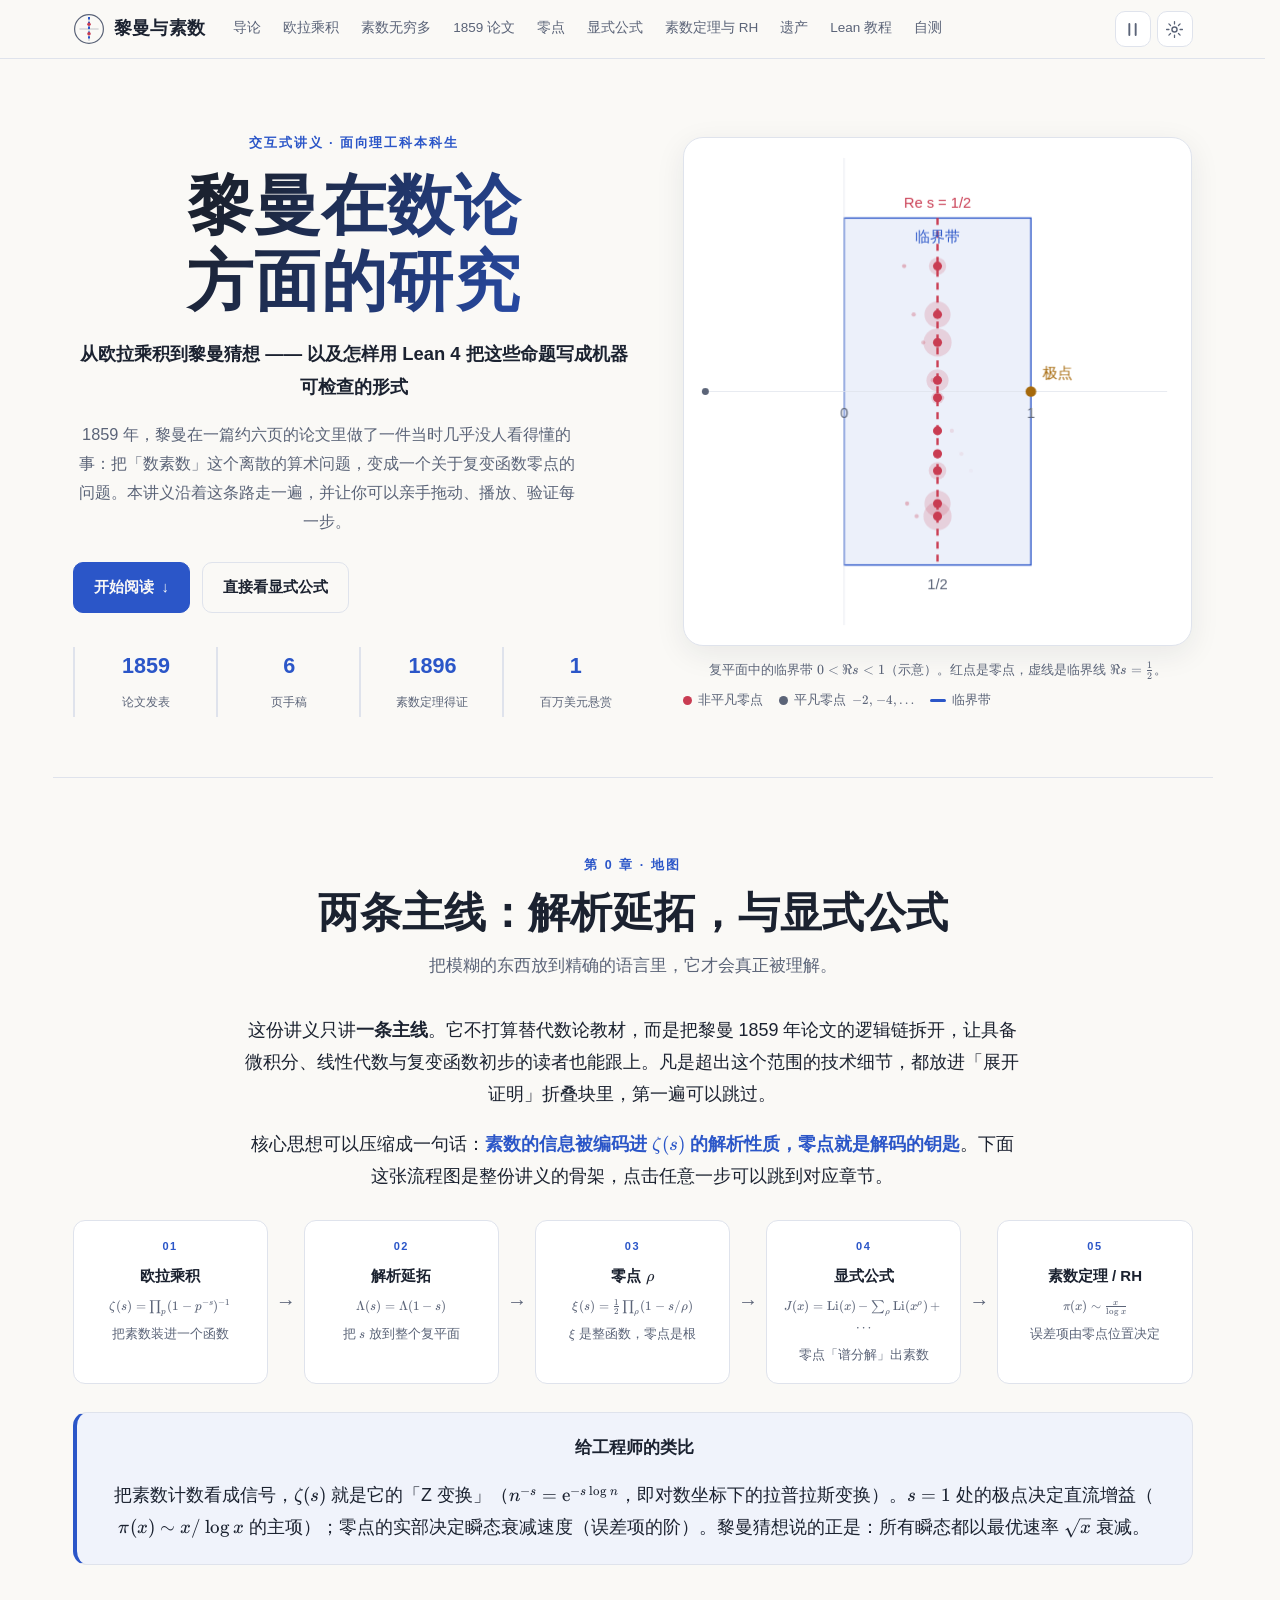
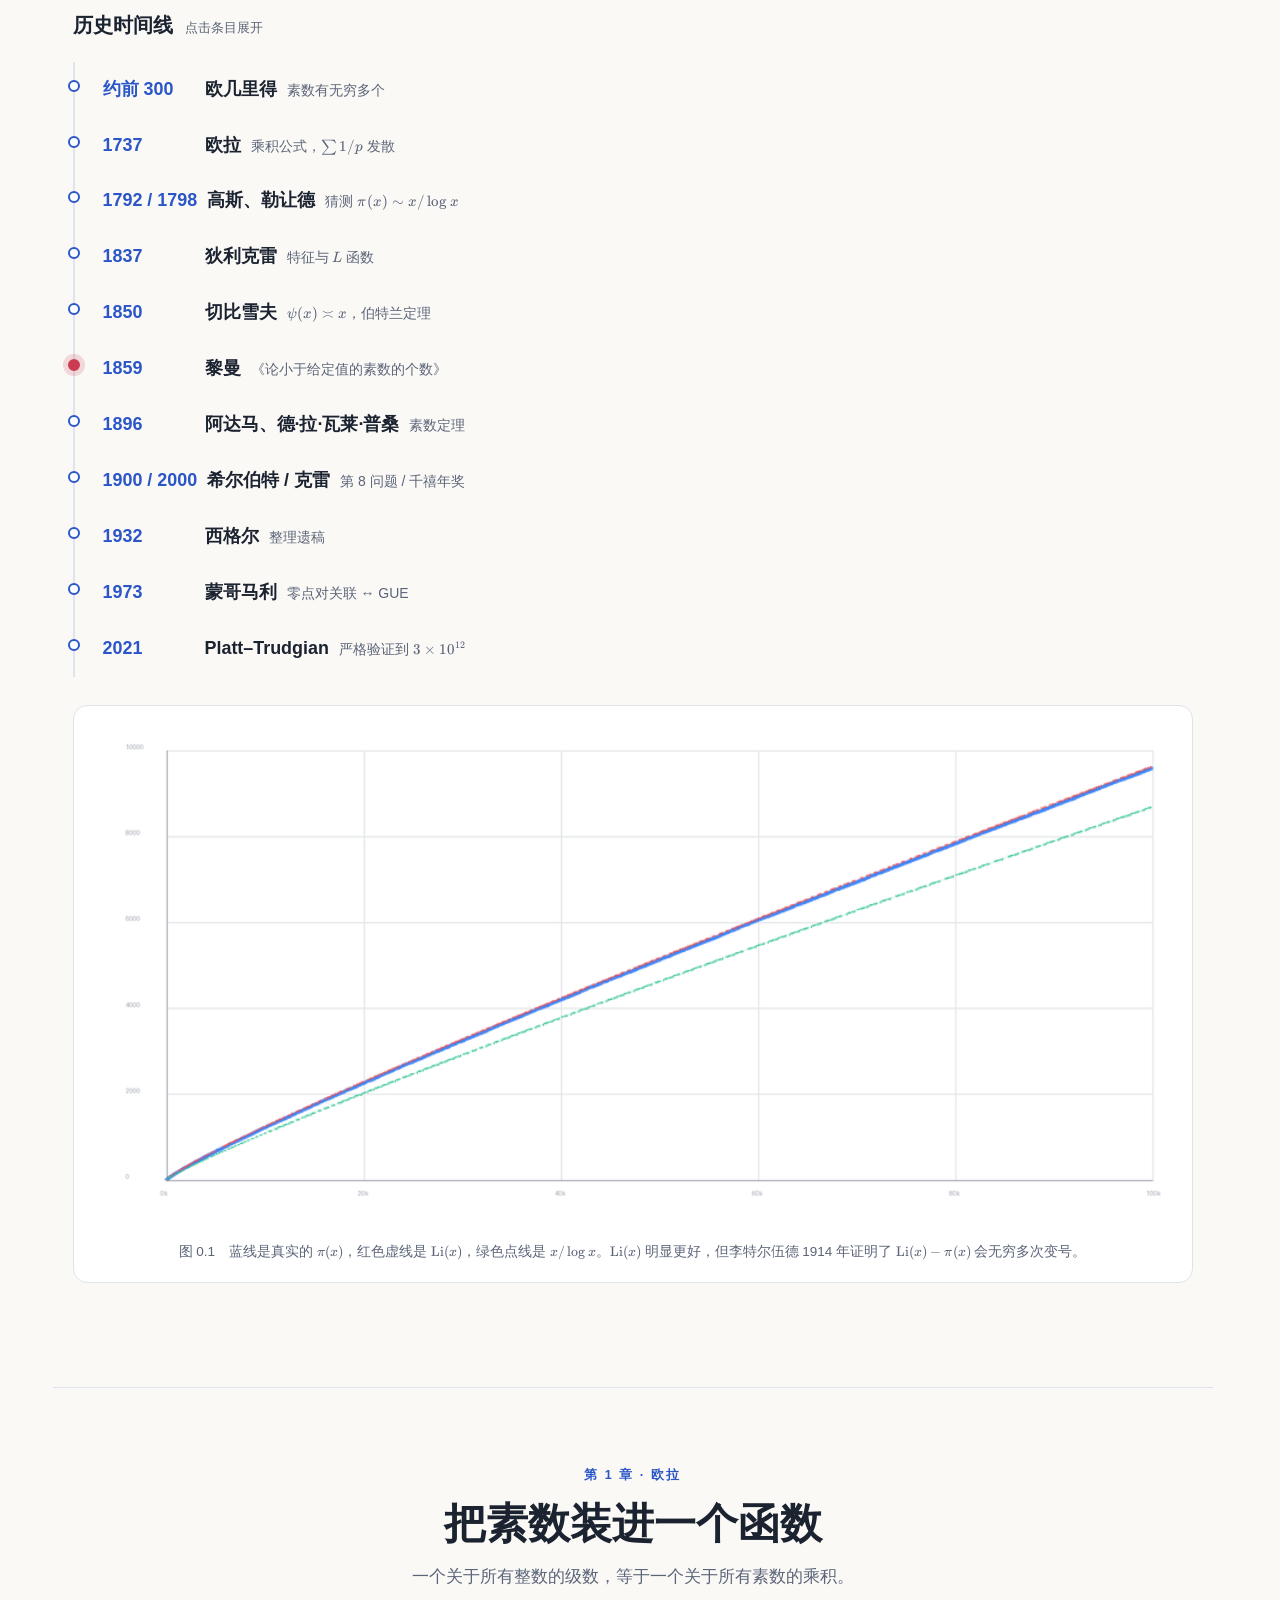
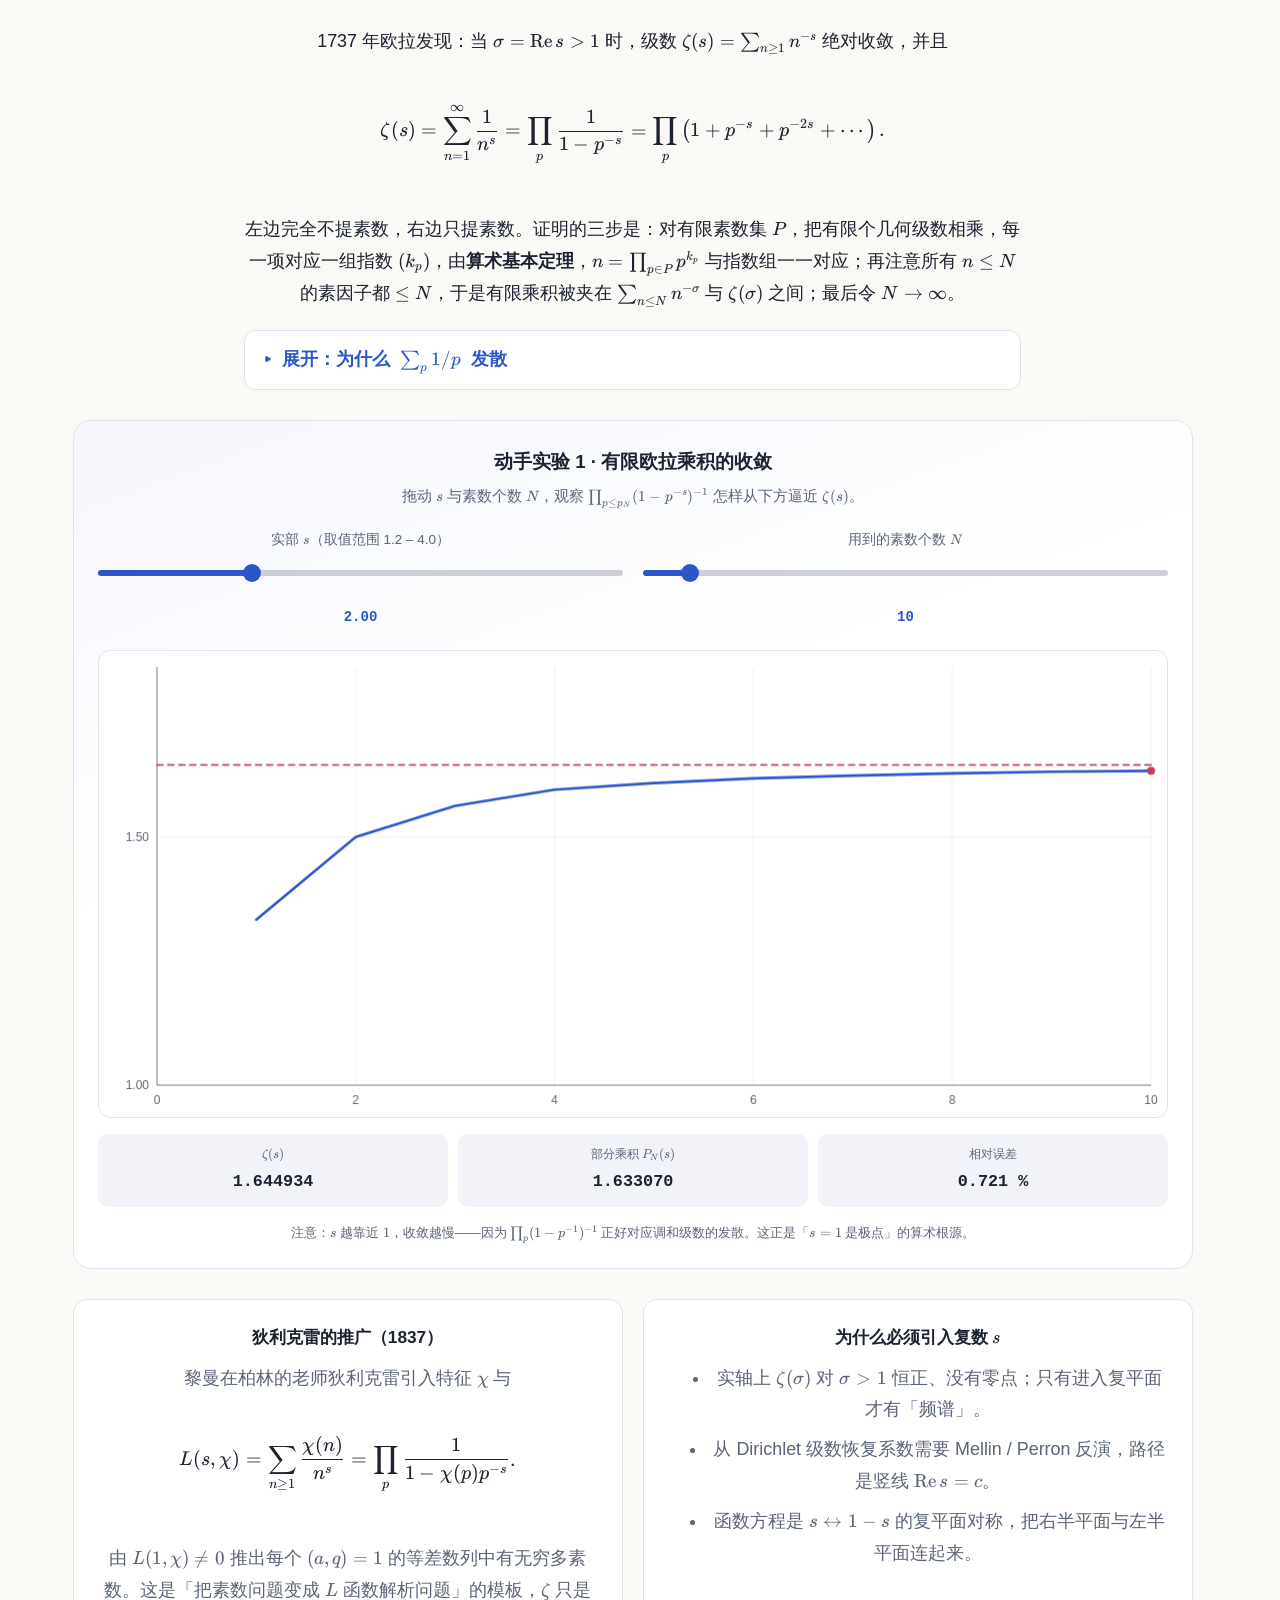
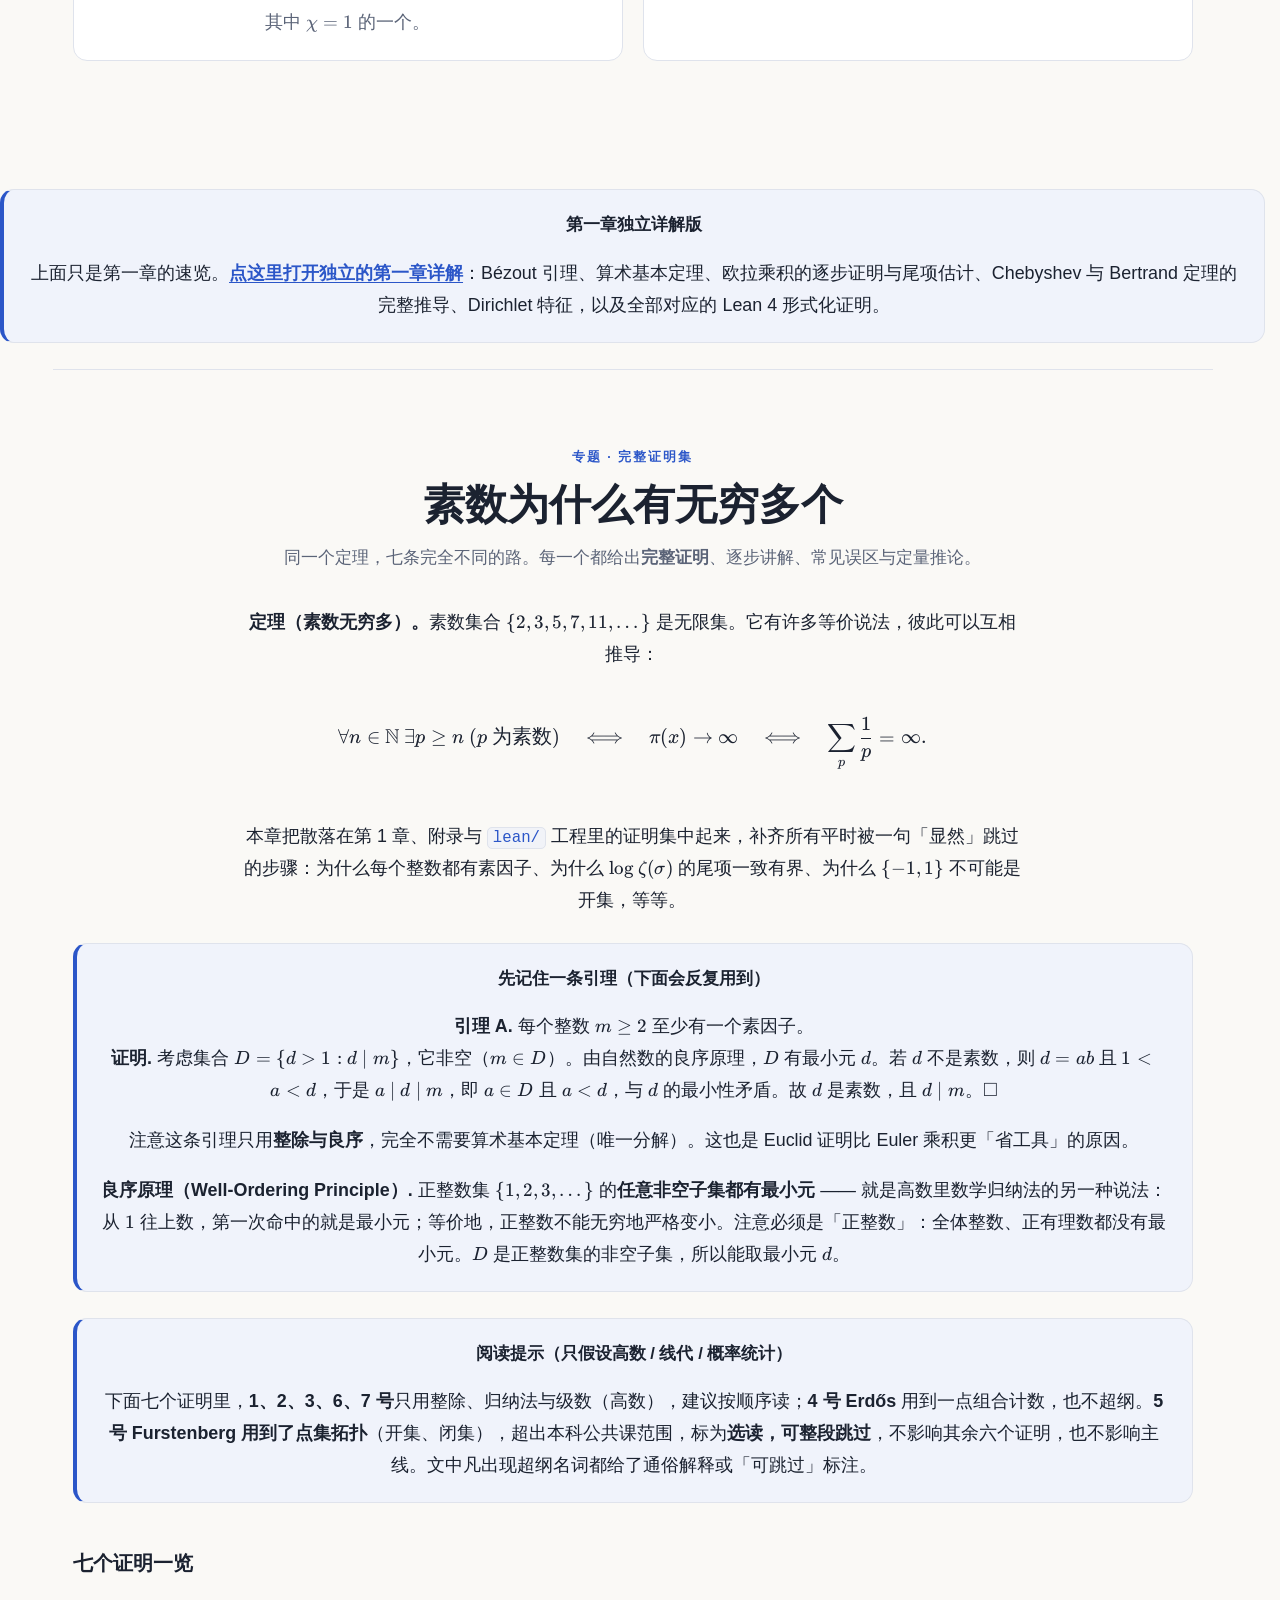
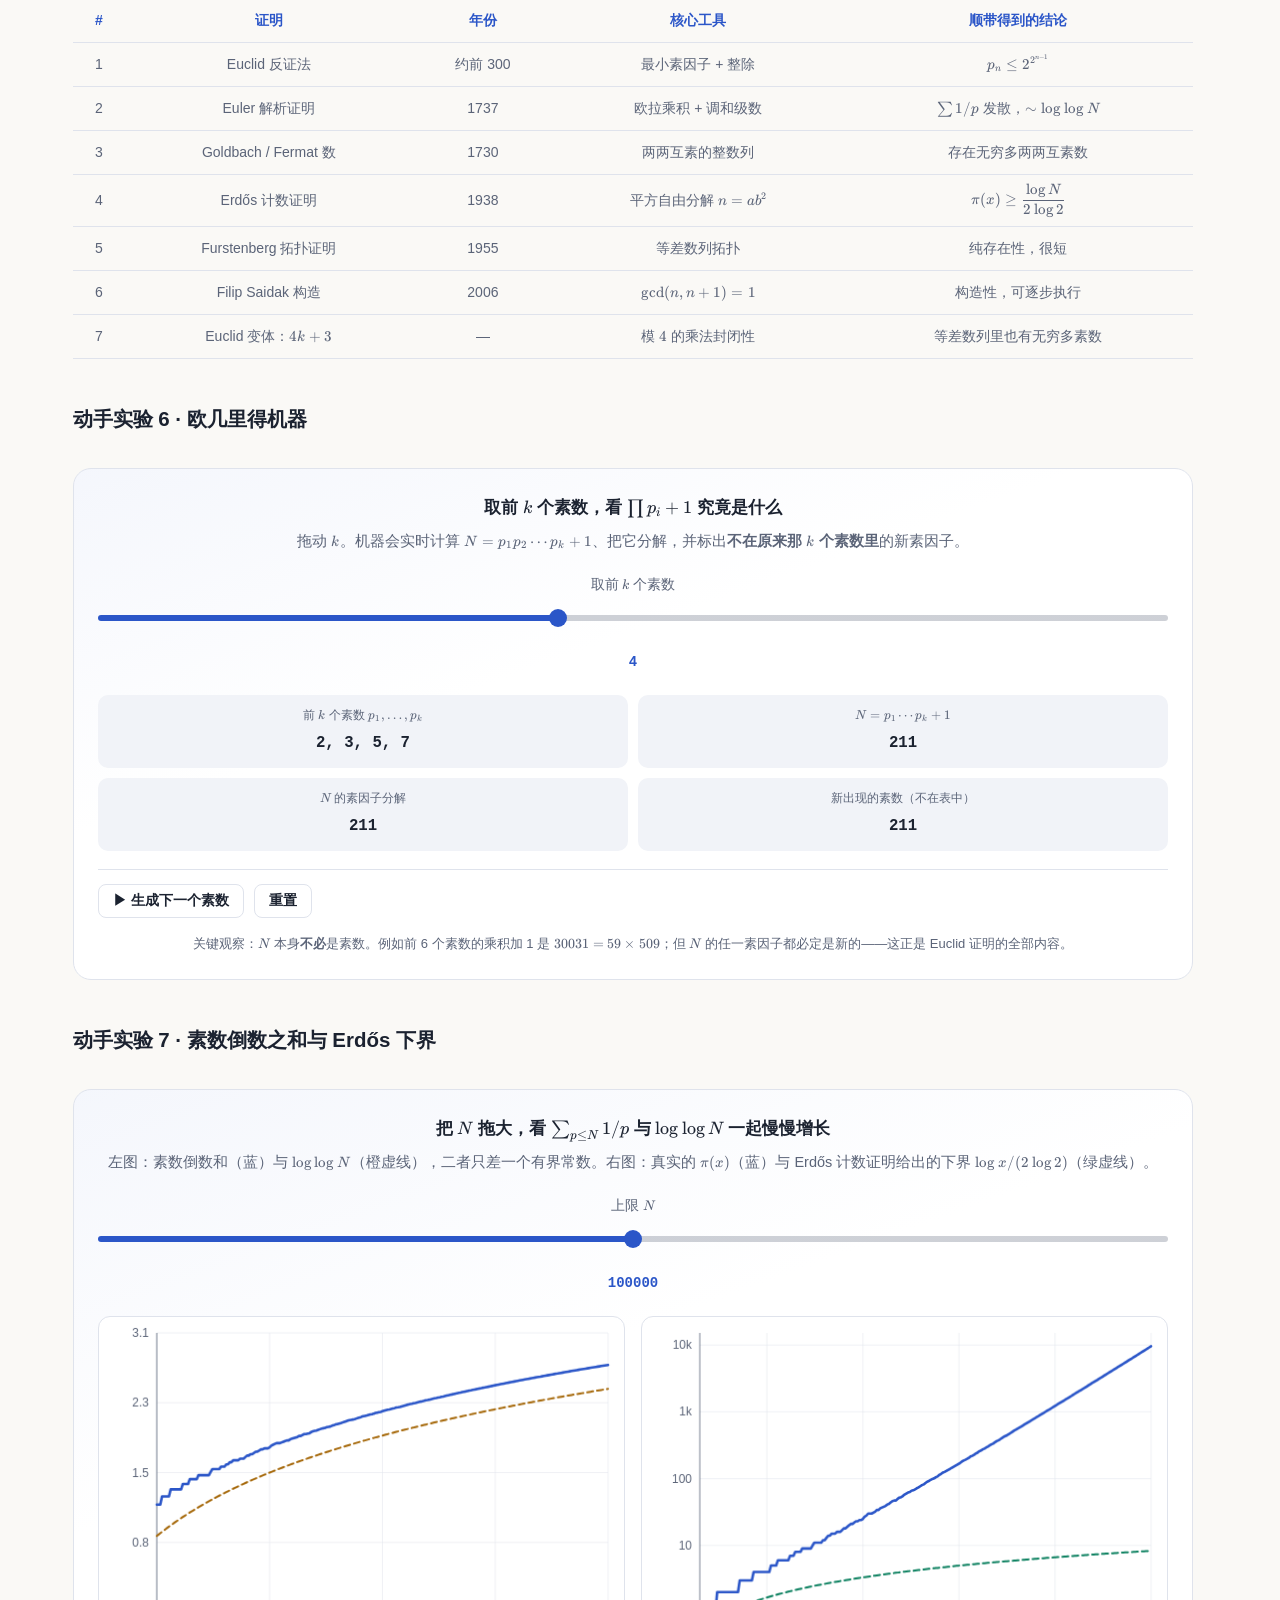
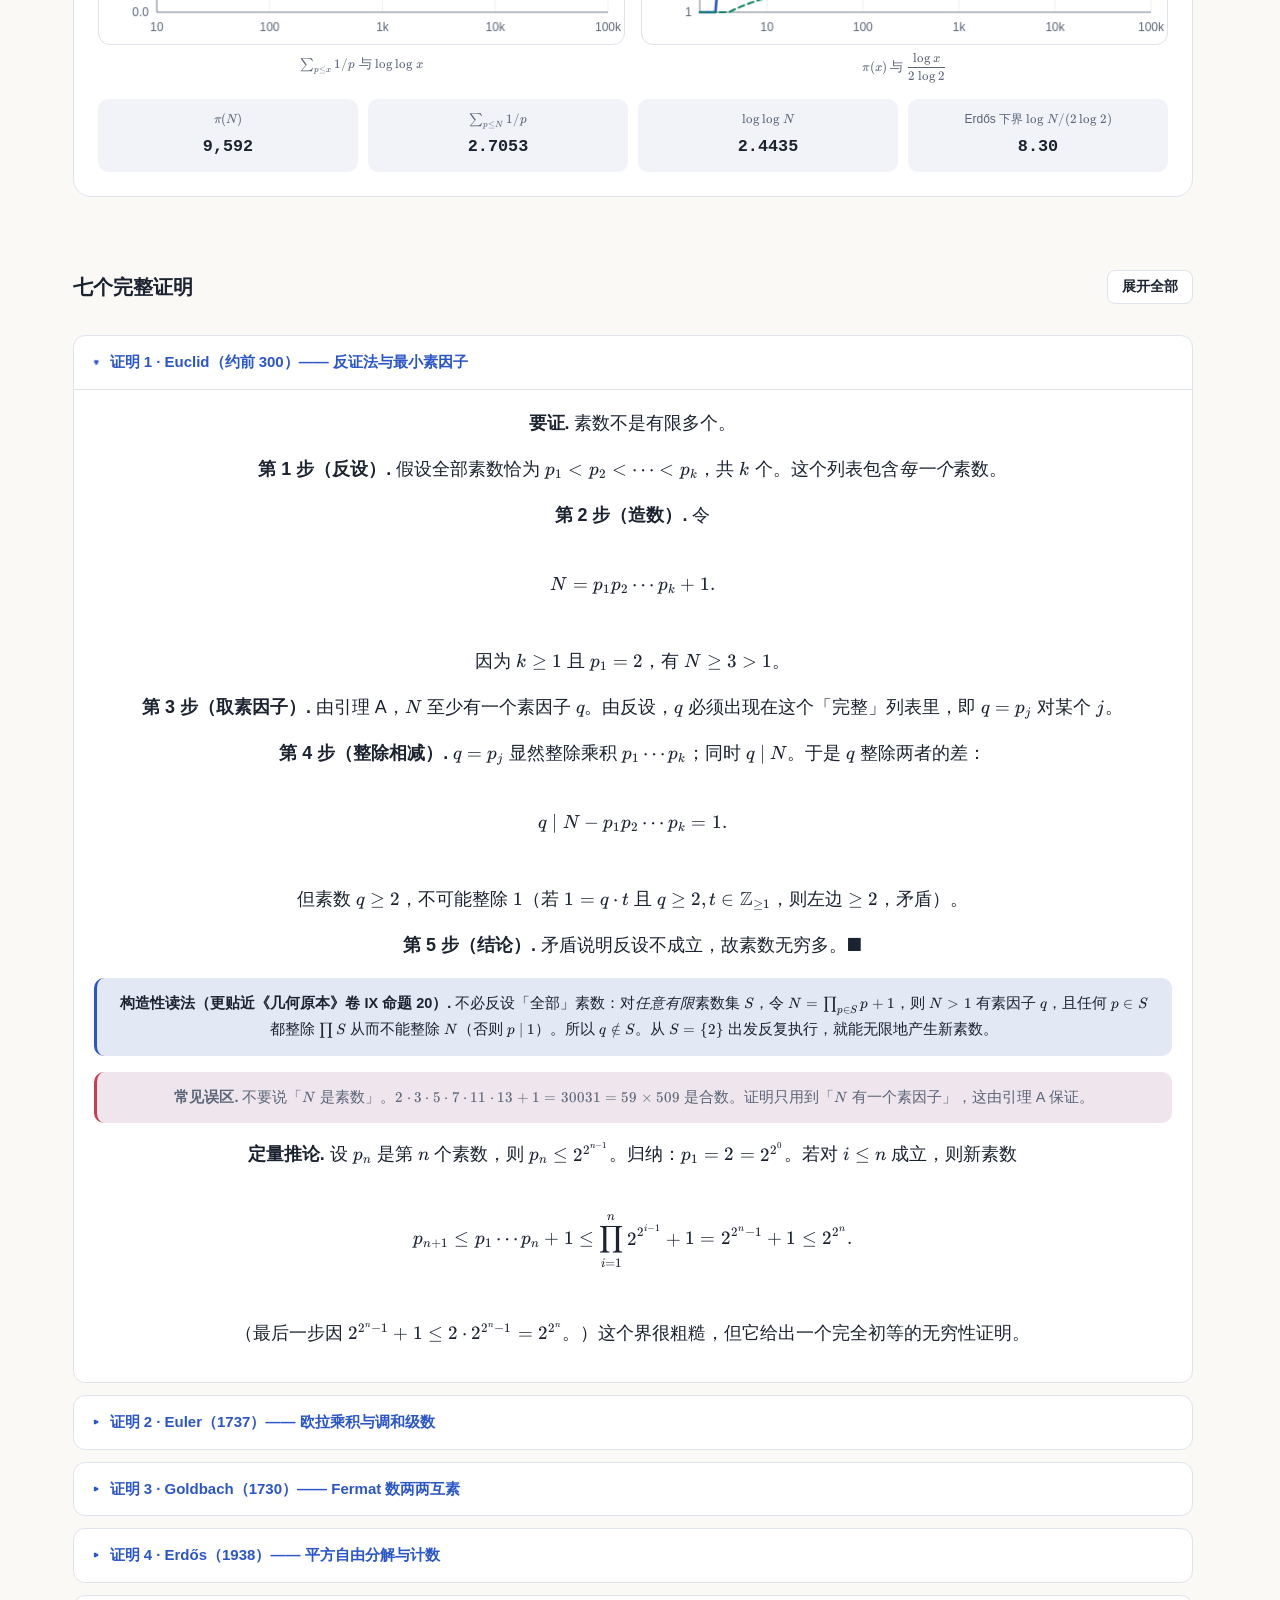
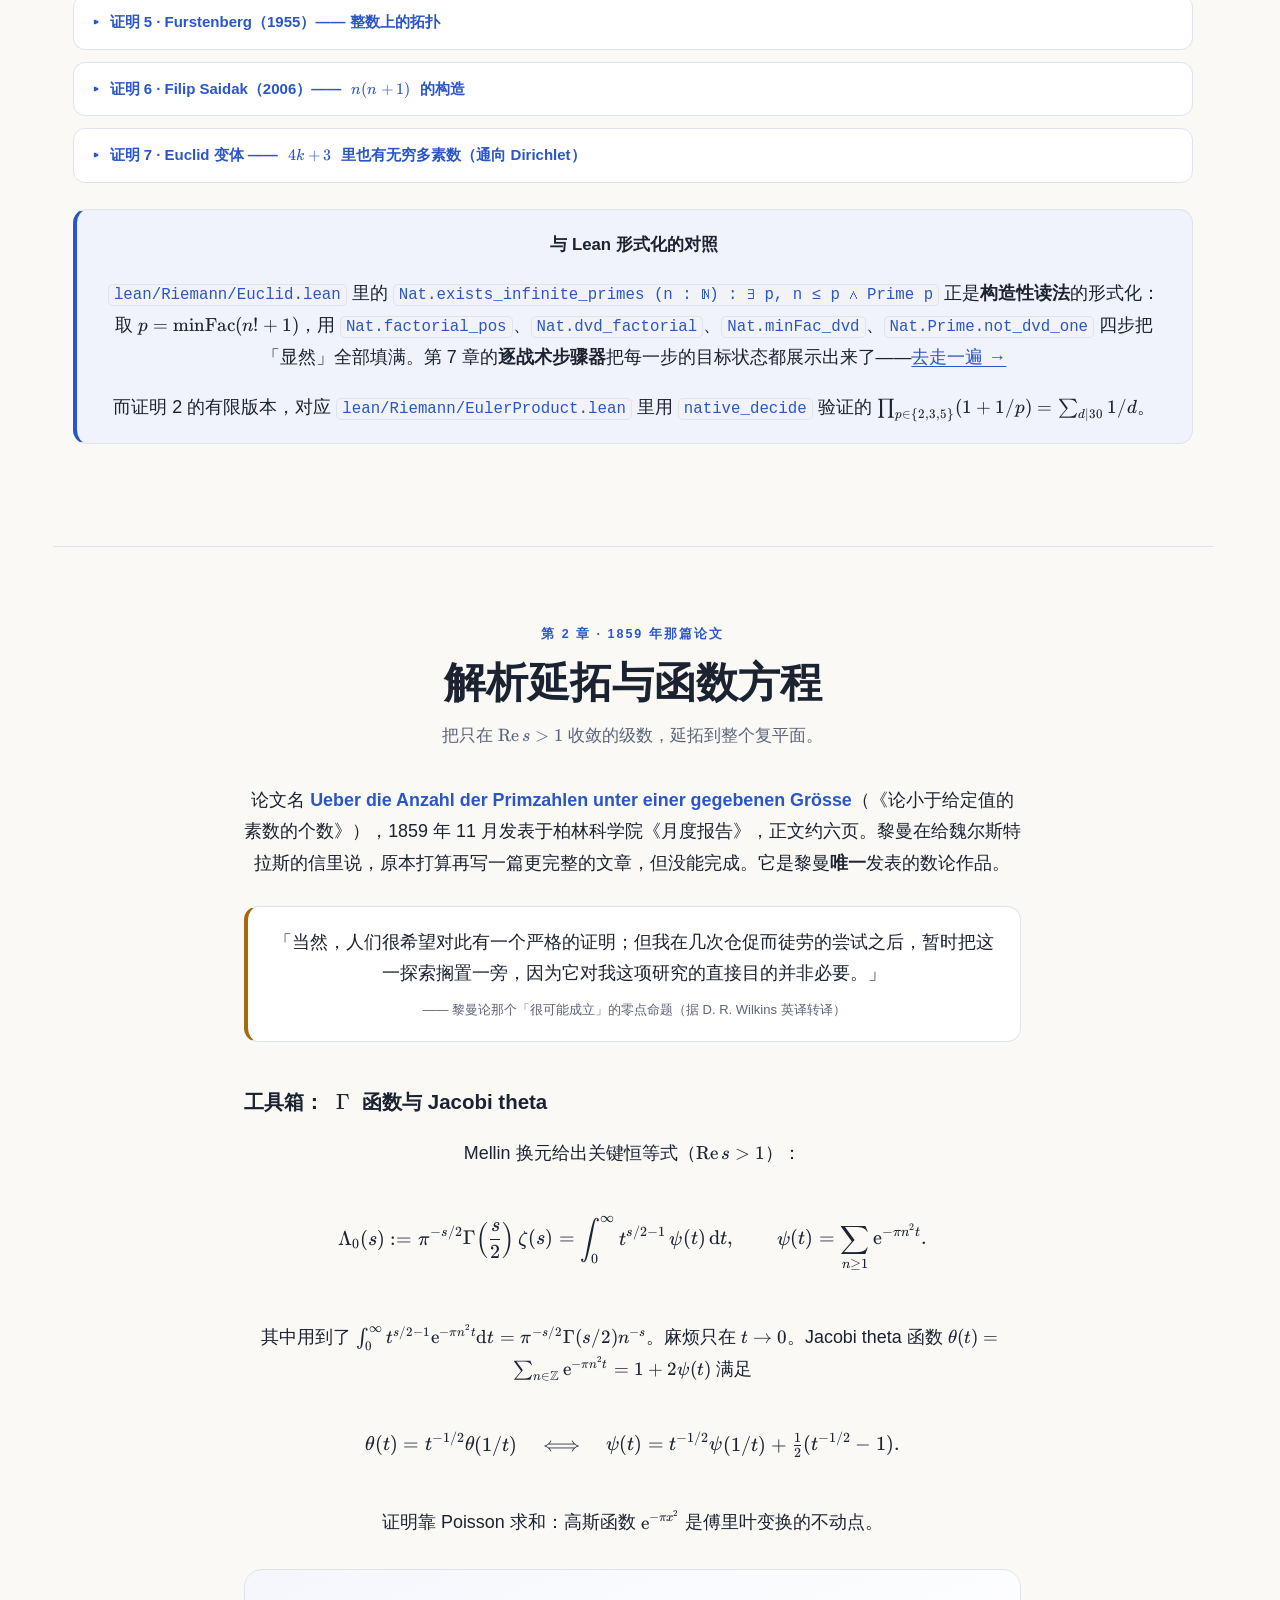
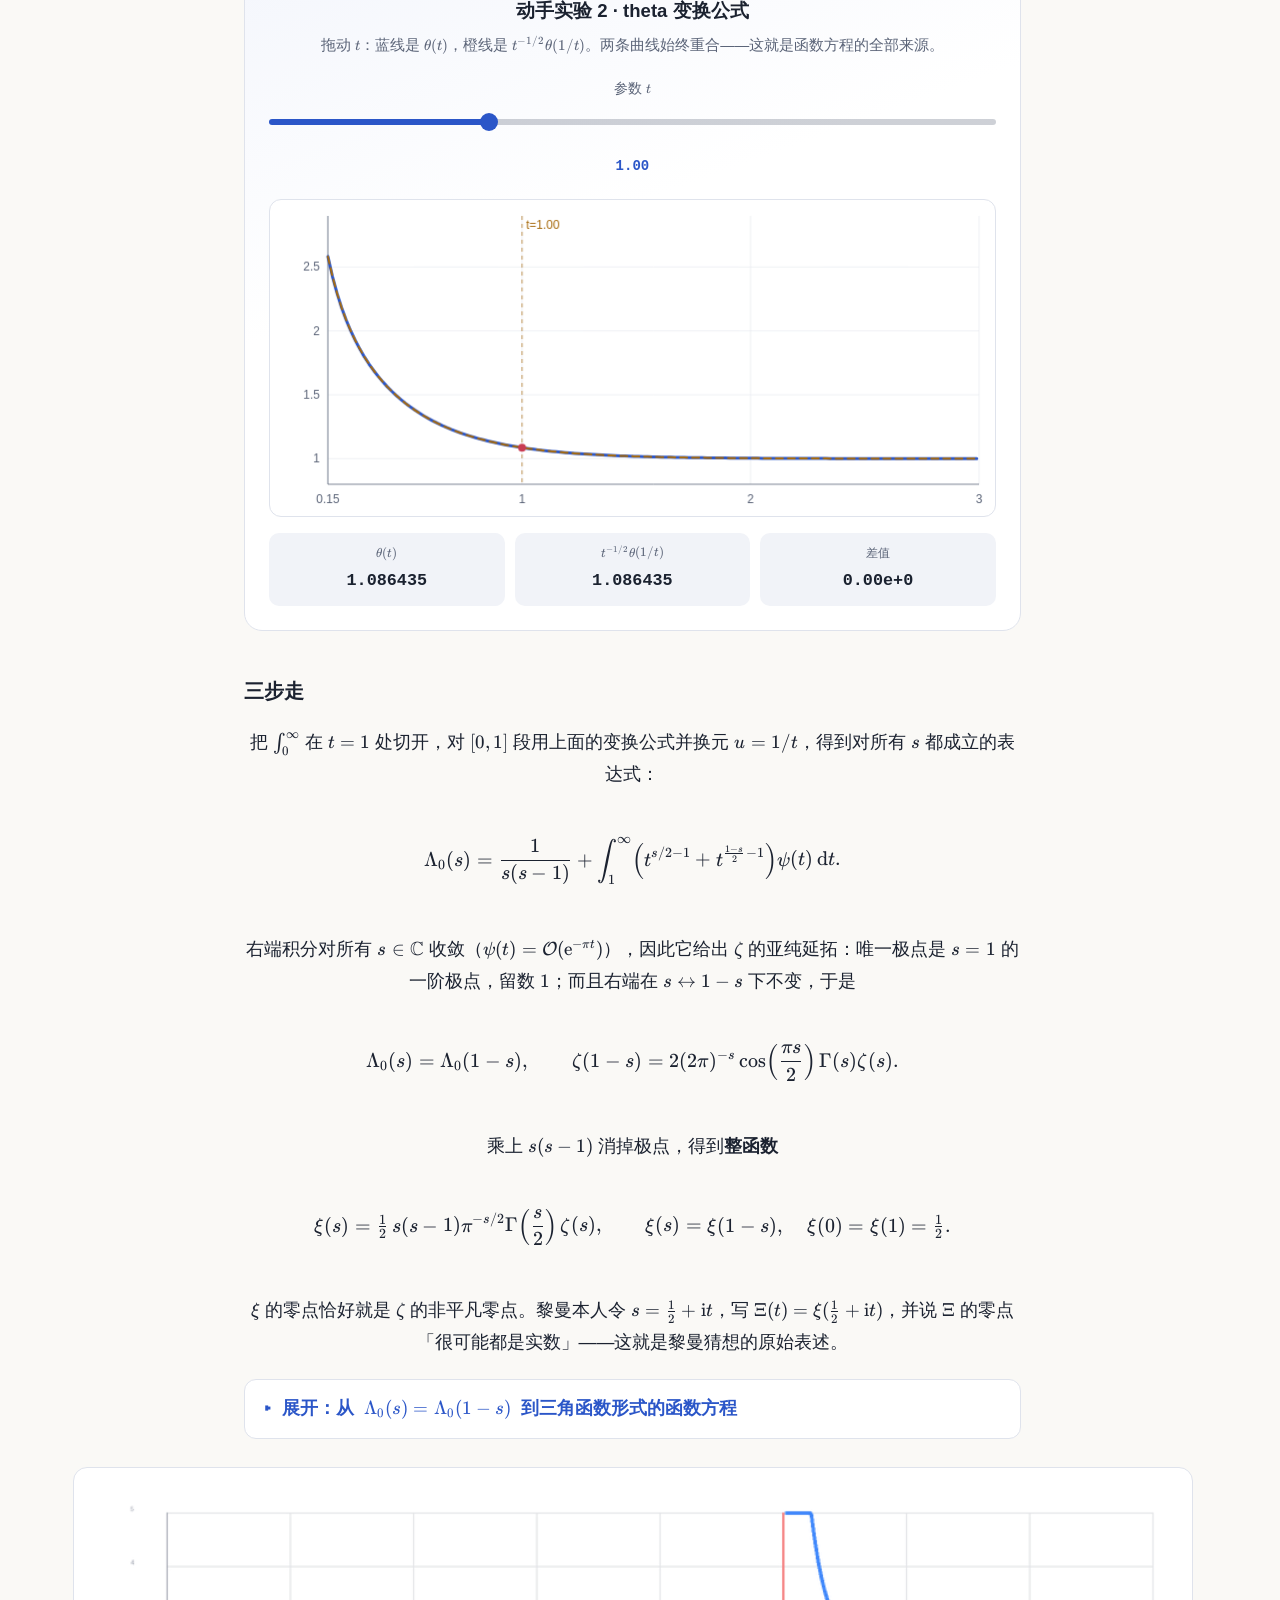
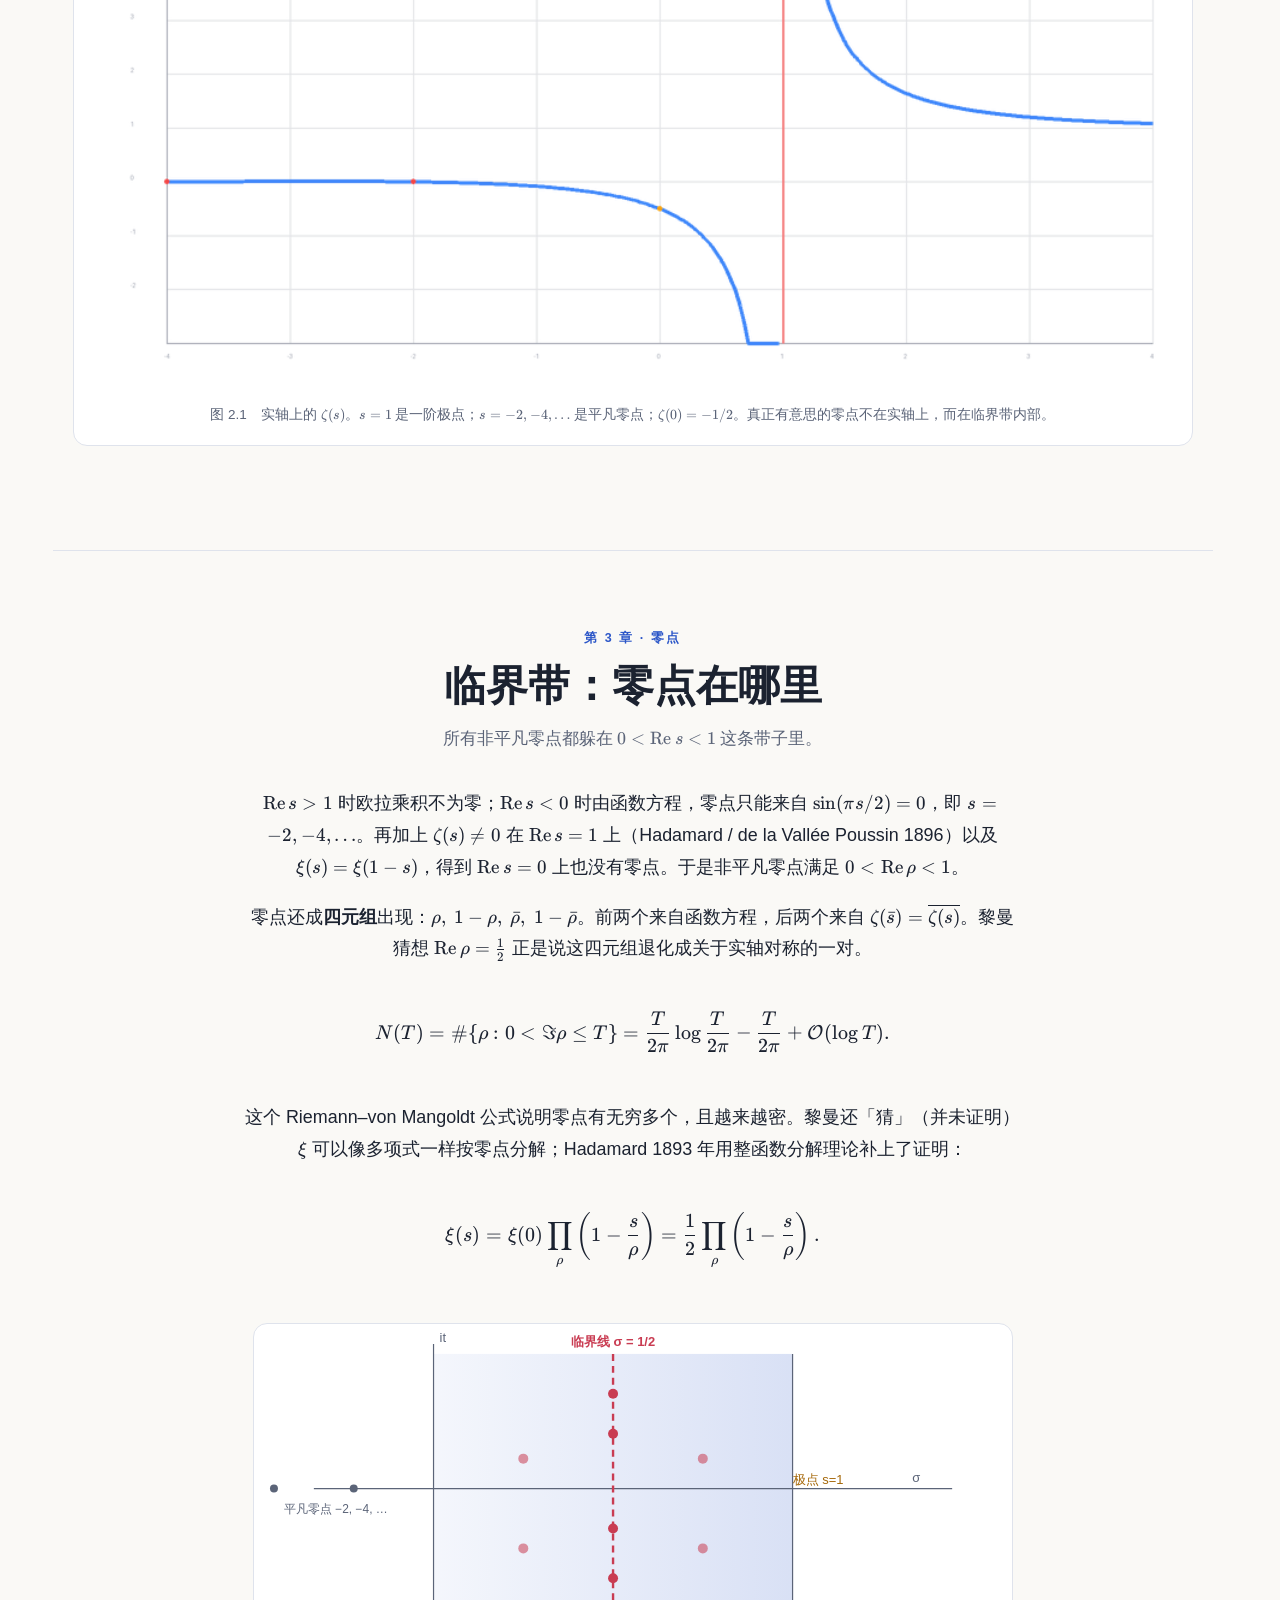
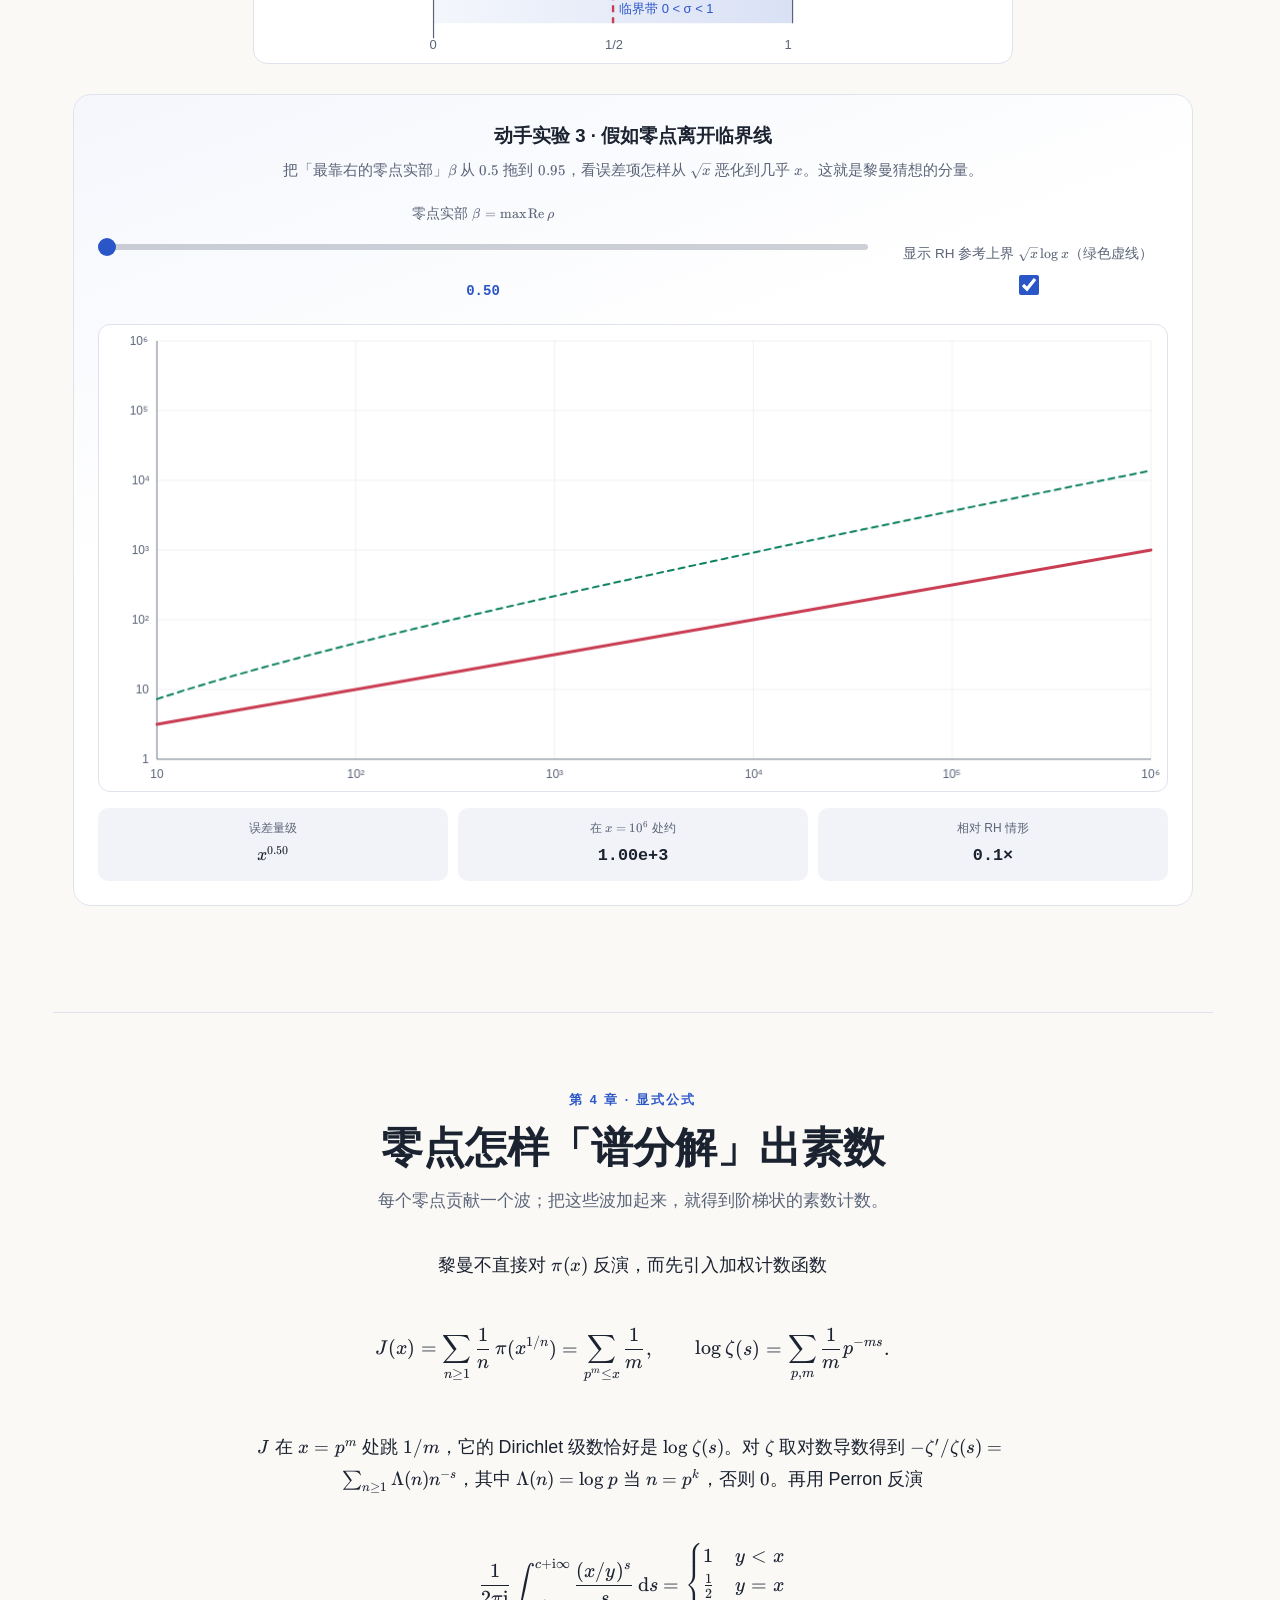
<file: web/index.html>
<!DOCTYPE html>
<html lang="zh-CN">
<head>
<meta charset="utf-8">
<meta name="viewport" content="width=device-width, initial-scale=1">
<meta name="color-scheme" content="light dark">
<script>try{var s=localStorage.getItem('riemann-color-scheme');document.querySelector('meta[name="color-scheme"]').content=s||'light dark';}catch(e){}</script>
<meta name="description" content="黎曼在数论方面的研究：从欧拉乘积到黎曼猜想的交互式讲义，附 Lean 4 形式化教程">
<title>黎曼在数论方面的研究 · 交互式讲义</title>
<link rel="stylesheet" href="vendor/katex.min.css">
<link rel="stylesheet" href="styles.css">
<script src="vendor/katex.min.js" defer></script>
<script src="vendor/auto-render.min.js" defer></script>
<script src="data.js" defer></script>
<script src="app.js" defer></script>
</head>
<body>
<a class="skip-link" href="#main">跳到正文</a>
<div id="scroll-progress" aria-hidden="true"></div>

<header class="site-header">
  <div class="header-inner">
    <a class="brand" href="#hero" aria-label="回到顶部">
      <svg viewBox="0 0 40 40" aria-hidden="true" class="brand-mark">
        <circle cx="20" cy="20" r="18" fill="none" stroke="currentColor" stroke-width="1.5"/>
        <path d="M8 20 H32 M20 5 V35" stroke="currentColor" stroke-width="1" opacity=".45"/>
        <path d="M20 5 V35" stroke="var(--accent)" stroke-width="2.5" stroke-dasharray="3 3"/>
        <circle cx="20" cy="14" r="2.2" fill="var(--warm)"/>
        <circle cx="20" cy="26" r="2.2" fill="var(--warm)"/>
      </svg>
      <span>黎曼与素数</span>
    </a>
    <nav class="toc" aria-label="章节导航">
      <a href="#intro">导论</a>
      <a href="#euler">欧拉乘积</a>
      <a href="#prime-proofs">素数无穷多</a>
      <a href="#paper">1859 论文</a>
      <a href="#zeros">零点</a>
      <a href="#explicit">显式公式</a>
      <a href="#pnt">素数定理与 RH</a>
      <a href="#legacy">遗产</a>
      <a href="#lean">Lean 教程</a>
      <a href="#quiz">自测</a>
    </nav>
    <div class="header-actions">
      <button type="button" id="motion-toggle" class="icon-btn" aria-pressed="false" aria-label="暂停所有动画" title="暂停动画">
        <svg viewBox="0 0 24 24" aria-hidden="true"><path d="M8 5v14M16 5v14" stroke="currentColor" stroke-width="2.4" stroke-linecap="round"/></svg>
      </button>
      <button type="button" id="settings-open" class="icon-btn" aria-label="打开阅读设置" title="阅读设置">
        <svg viewBox="0 0 24 24" aria-hidden="true"><circle cx="12" cy="12" r="3.2" fill="none" stroke="currentColor" stroke-width="1.8"/><path d="M12 2v3M12 19v3M2 12h3M19 12h3M4.9 4.9l2.1 2.1M17 17l2.1 2.1M19.1 4.9L17 7M7 17l-2.1 2.1" stroke="currentColor" stroke-width="1.6" stroke-linecap="round"/></svg>
      </button>
    </div>
  </div>
</header>

<main id="main">

<!-- ============ HERO ============ -->
<section id="hero" class="hero" tabindex="-1" aria-labelledby="hero-title">
  <div class="hero-copy">
    <p class="eyebrow">交互式讲义 · 面向理工科本科生</p>
    <h1 id="hero-title">黎曼在数论方面的研究</h1>
    <p class="hero-sub">从欧拉乘积到黎曼猜想 —— 以及怎样用 <strong>Lean 4</strong> 把这些命题写成机器可检查的形式</p>
    <p class="hero-lead">1859 年，黎曼在一篇约六页的论文里做了一件当时几乎没人看得懂的事：把「数素数」这个离散的算术问题，变成一个关于复变函数零点的问题。本讲义沿着这条路走一遍，并让你可以亲手拖动、播放、验证每一步。</p>
    <div class="hero-cta">
      <a class="btn primary" href="#intro">开始阅读 <span aria-hidden="true">↓</span></a>
      <a class="btn ghost" href="#explicit">直接看显式公式</a>
    </div>
    <div class="hero-stats" aria-label="关键数字">
      <div><strong data-count="1859">1859</strong><span>论文发表</span></div>
      <div><strong data-count="6">6</strong><span>页手稿</span></div>
      <div><strong data-count="1896">1896</strong><span>素数定理得证</span></div>
      <div><strong data-count="1">1</strong><span>百万美元悬赏</span></div>
    </div>
  </div>
  <div class="hero-visual">
    <canvas id="hero-canvas" role="img" aria-label="复平面临界带动画：红色临界线与成对的零点"></canvas>
    <div class="hero-caption">复平面中的临界带 $0&lt;\Re s&lt;1$（示意）。红点是零点，虚线是临界线 $\Re s=\tfrac12$。</div>
    <div class="hero-legend">
      <span><i class="dot red"></i>非平凡零点</span>
      <span><i class="dot gray"></i>平凡零点 $-2,-4,\dots$</span>
      <span><i class="line blue"></i>临界带</span>
    </div>
  </div>
</section>

<!-- ============ 导论 ============ -->
<section id="intro" class="section" tabindex="-1" aria-labelledby="intro-title">
  <div class="section-head">
    <p class="kicker">第 0 章 · 地图</p>
    <h2 id="intro-title">两条主线：解析延拓，与显式公式</h2>
    <p class="deck">把模糊的东西放到精确的语言里，它才会真正被理解。</p>
  </div>

  <div class="prose">
    <p>这份讲义只讲<strong>一条主线</strong>。它不打算替代数论教材，而是把黎曼 1859 年论文的逻辑链拆开，让具备微积分、线性代数与复变函数初步的读者也能跟上。凡是超出这个范围的技术细节，都放进「展开证明」折叠块里，第一遍可以跳过。</p>
    <p>核心思想可以压缩成一句话：<em>素数的信息被编码进 $\zeta(s)$ 的解析性质，零点就是解码的钥匙</em>。下面这张流程图是整份讲义的骨架，点击任意一步可以跳到对应章节。</p>
  </div>

  <div class="flow" role="list" aria-label="讲义逻辑链">
    <a class="flow-step" href="#euler" role="listitem">
      <span class="flow-num">01</span><strong>欧拉乘积</strong>
      <span class="math" data-tex="\zeta(s)=\prod_p(1-p^{-s})^{-1}"></span>
      <small>把素数装进一个函数</small>
    </a>
    <span class="flow-arrow" aria-hidden="true">→</span>
    <a class="flow-step" href="#paper" role="listitem">
      <span class="flow-num">02</span><strong>解析延拓</strong>
      <span class="math" data-tex="\Lambda(s)=\Lambda(1-s)"></span>
      <small>把 $s$ 放到整个复平面</small>
    </a>
    <span class="flow-arrow" aria-hidden="true">→</span>
    <a class="flow-step" href="#zeros" role="listitem">
      <span class="flow-num">03</span><strong>零点 $\rho$</strong>
      <span class="math" data-tex="\xi(s)=\tfrac12\prod_\rho(1-s/\rho)"></span>
      <small>$\xi$ 是整函数，零点是根</small>
    </a>
    <span class="flow-arrow" aria-hidden="true">→</span>
    <a class="flow-step" href="#explicit" role="listitem">
      <span class="flow-num">04</span><strong>显式公式</strong>
      <span class="math" data-tex="J(x)=\operatorname{Li}(x)-\sum_\rho\operatorname{Li}(x^\rho)+\cdots"></span>
      <small>零点「谱分解」出素数</small>
    </a>
    <span class="flow-arrow" aria-hidden="true">→</span>
    <a class="flow-step" href="#pnt" role="listitem">
      <span class="flow-num">05</span><strong>素数定理 / RH</strong>
      <span class="math" data-tex="\pi(x)\sim\frac{x}{\log x}"></span>
      <small>误差项由零点位置决定</small>
    </a>
  </div>

  <div class="callout accent">
    <h3>给工程师的类比</h3>
    <p>把素数计数看成信号，$\zeta(s)$ 就是它的「Z 变换」（$n^{-s}=\ee^{-s\log n}$，即对数坐标下的拉普拉斯变换）。$s=1$ 处的极点决定直流增益（$\pit\sim x/\log x$ 的主项）；零点的实部决定瞬态衰减速度（误差项的阶）。黎曼猜想说的正是：所有瞬态都以最优速率 $\sqrt x$ 衰减。</p>
  </div>

  <h3 class="subhead">历史时间线 <span class="hint">点击条目展开</span></h3>
  <ol class="timeline" id="timeline">
    <li><button type="button" aria-expanded="false"><time>约前 300</time><strong>欧几里得</strong><span>素数有无穷多个</span></button><div class="timeline-body" hidden>《几何原本》卷 IX 命题 20：给定任意有限素数集合，$p_1p_2\cdots p_n+1$ 必有新的素因子。</div></li>
    <li><button type="button" aria-expanded="false"><time>1737</time><strong>欧拉</strong><span>乘积公式，$\sum 1/p$ 发散</span></button><div class="timeline-body" hidden>欧拉第一次用级数与乘积研究素数，解析方法由此进入数论。</div></li>
    <li><button type="button" aria-expanded="false"><time>1792 / 1798</time><strong>高斯、勒让德</strong><span>猜测 $\pit\sim x/\log x$</span></button><div class="timeline-body" hidden>高斯 15 岁左右根据素数表猜测 $\Li(x)$；勒让德给出经验公式 $x/(A\log x+B)$。</div></li>
    <li><button type="button" aria-expanded="false"><time>1837</time><strong>狄利克雷</strong><span>特征与 $L$ 函数</span></button><div class="timeline-body" hidden>证明等差数列 $(a,q)=1$ 中有无穷多素数；这是「用 $L$ 函数解决素数问题」的第一次成功。</div></li>
    <li><button type="button" aria-expanded="false"><time>1850</time><strong>切比雪夫</strong><span>$\psi(x)\asymp x$，伯特兰定理</span></button><div class="timeline-body" hidden>用中心二项式系数的素因子分解给出 $\pit$ 的正确数量级，并证明 $n$ 与 $2n$ 之间必有素数。</div></li>
    <li class="milestone"><button type="button" aria-expanded="false"><time>1859</time><strong>黎曼</strong><span>《论小于给定值的素数的个数》</span></button><div class="timeline-body" hidden>当选柏林科学院通讯院士时宣读，正文约六页。解析延拓、函数方程、$\xi$ 函数、显式公式、黎曼猜想，全在这一篇里。</div></li>
    <li><button type="button" aria-expanded="false"><time>1896</time><strong>阿达马、德·拉·瓦莱·普桑</strong><span>素数定理</span></button><div class="timeline-body" hidden>关键：$\zeta(s)$ 在 $\Ree s=1$ 上不为零。两人独立证明。</div></li>
    <li><button type="button" aria-expanded="false"><time>1900 / 2000</time><strong>希尔伯特 / 克雷</strong><span>第 8 问题 / 千禧年奖</span></button><div class="timeline-body" hidden>黎曼猜想被列入希尔伯特第 8 问题；2000 年克雷数学所悬赏一百万美元。</div></li>
    <li><button type="button" aria-expanded="false"><time>1932</time><strong>西格尔</strong><span>整理遗稿</span></button><div class="timeline-body" hidden>发现黎曼其实做了大量数值计算，并掌握 Riemann–Siegel 公式的渐近展开。</div></li>
    <li><button type="button" aria-expanded="false"><time>1973</time><strong>蒙哥马利</strong><span>零点对关联 ↔ GUE</span></button><div class="timeline-body" hidden>零点间距的统计与随机矩阵高斯酉系综吻合，引出 Hilbert–Pólya 与量子混沌猜想。</div></li>
    <li><button type="button" aria-expanded="false"><time>2021</time><strong>Platt–Trudgian</strong><span>严格验证到 $3\times10^{12}$</span></button><div class="timeline-body" hidden>用区间算术与 Turing 方法验证约 $1.2\times10^{13}$ 个零点都在临界线上。</div></li>
  </ol>

  <div class="figure-card">
    <figure>
      <img src="assets/prime-density.png" alt="π(x) 与对数积分 Li(x)、x/log x 的比较曲线" loading="lazy">
      <figcaption>图 0.1　蓝线是真实的 $\pit$，红色虚线是 $\Li(x)$，绿色点线是 $x/\log x$。$\Li(x)$ 明显更好，但李特尔伍德 1914 年证明了 $\Li(x)-\pit$ 会无穷多次变号。</figcaption>
    </figure>
  </div>
</section>

<!-- ============ 欧拉 ============ -->
<section id="euler" class="section" tabindex="-1" aria-labelledby="euler-title">
  <div class="section-head">
    <p class="kicker">第 1 章 · 欧拉</p>
    <h2 id="euler-title">把素数装进一个函数</h2>
    <p class="deck">一个关于所有整数的级数，等于一个关于所有素数的乘积。</p>
  </div>

  <div class="prose">
    <p>1737 年欧拉发现：当 $\sigma=\Ree s&gt;1$ 时，级数 $\zeta(s)=\sum_{n\ge1}n^{-s}$ 绝对收敛，并且</p>
    <div class="math display" data-tex="\zeta(s)=\sum_{n=1}^{\infty}\frac{1}{n^{s}}=\prod_{p}\frac{1}{1-p^{-s}}=\prod_p\left(1+p^{-s}+p^{-2s}+\cdots\right)."></div>
    <p>左边完全不提素数，右边只提素数。证明的三步是：对有限素数集 $P$，把有限个几何级数相乘，每一项对应一组指数 $(k_p)$，由<strong>算术基本定理</strong>，$n=\prod_{p\in P}p^{k_p}$ 与指数组一一对应；再注意所有 $n\le N$ 的素因子都 $\le N$，于是有限乘积被夹在 $\sum_{n\le N}n^{-\sigma}$ 与 $\zeta(\sigma)$ 之间；最后令 $N\to\infty$。</p>

    <details class="proof">
      <summary>展开：为什么 $\sum_p 1/p$ 发散</summary>
      <div class="proof-body">
        <p>对 $\log\zeta(\sigma)=\sum_p\sum_{k\ge1}p^{-k\sigma}/k$ 取 $\sigma\to1^+$。二次以上的项 $\sum_p\sum_{k\ge2}p^{-k\sigma}/k\le\sum_p 2/p^2&lt;\infty$ 一致有界；而 $\zeta(\sigma)\to\infty$（调和级数发散）。故 $\sum_p p^{-\sigma}\to\infty$。若 $\sum 1/p$ 收敛，则它应有有限极限，矛盾。</p>
        <div class="math display" data-tex="\sum_{p\le N}\frac1p\ \ge\ \log\log N-\bigO(1)\ \longrightarrow\ \infty."></div>
        <p>这已经暗示 $\pit$ 大约是 $x/\log x$：若随机整数 $n$ 为素数的概率约 $1/\log n$，则 $\sum_{n\le x}1/\log n\sim x/\log x$。</p>
      </div>
    </details>
  </div>

  <div class="lab" aria-labelledby="euler-lab-title">
    <div class="lab-head">
      <h3 id="euler-lab-title">动手实验 1 · 有限欧拉乘积的收敛</h3>
      <p>拖动 $s$ 与素数个数 $N$，观察 $\prod_{p\le p_N}(1-p^{-s})^{-1}$ 怎样从下方逼近 $\zeta(s)$。</p>
    </div>
    <div class="lab-controls">
      <div class="control">
        <label for="euler-s">实部 $s$（取值范围 1.2 – 4.0）</label>
        <input type="range" id="euler-s" min="1.2" max="4" step="0.05" value="2">
        <output for="euler-s" id="euler-s-out">2.00</output>
      </div>
      <div class="control">
        <label for="euler-n">用到的素数个数 $N$</label>
        <input type="range" id="euler-n" min="1" max="120" step="1" value="10">
        <output for="euler-n" id="euler-n-out">10</output>
      </div>
    </div>
    <div class="lab-figure">
      <canvas id="euler-canvas" role="img" aria-label="有限欧拉乘积随素数个数增加而收敛到 ζ(s) 的曲线"></canvas>
    </div>
    <div class="lab-readout" aria-live="polite">
      <div><span>$\zeta(s)$</span><strong id="euler-zeta">1.644934</strong></div>
      <div><span>部分乘积 $P_N(s)$</span><strong id="euler-partial">—</strong></div>
      <div><span>相对误差</span><strong id="euler-err">—</strong></div>
    </div>
    <p class="lab-note">注意：$s$ 越靠近 $1$，收敛越慢——因为 $\prod_p(1-p^{-1})^{-1}$ 正好对应调和级数的发散。这正是「$s=1$ 是极点」的算术根源。</p>
  </div>

  <div class="two-col">
    <div class="card">
      <h3>狄利克雷的推广（1837）</h3>
      <p>黎曼在柏林的老师狄利克雷引入特征 $\chi$ 与</p>
      <div class="math display" data-tex="L(s,\chi)=\sum_{n\ge1}\frac{\chi(n)}{n^s}=\prod_p\frac{1}{1-\chi(p)p^{-s}}."></div>
      <p>由 $L(1,\chi)\ne0$ 推出每个 $(a,q)=1$ 的等差数列中有无穷多素数。这是「把素数问题变成 $L$ 函数解析问题」的模板，$\zeta$ 只是其中 $\chi=1$ 的一个。</p>
    </div>
    <div class="card">
      <h3>为什么必须引入复数 $s$</h3>
      <ul>
        <li>实轴上 $\zeta(\sigma)$ 对 $\sigma&gt;1$ 恒正、没有零点；只有进入复平面才有「频谱」。</li>
        <li>从 Dirichlet 级数恢复系数需要 Mellin / Perron 反演，路径是竖线 $\Ree s=c$。</li>
        <li>函数方程是 $s\leftrightarrow1-s$ 的复平面对称，把右半平面与左半平面连起来。</li>
      </ul>
    </div>
  </div>
</section>

  <div class="callout accent">
    <h3>第一章独立详解版</h3>
    <p>上面只是第一章的速览。<a href="chapter1.html"><strong>点这里打开独立的第一章详解</strong></a>：Bézout 引理、算术基本定理、欧拉乘积的逐步证明与尾项估计、Chebyshev 与 Bertrand 定理的完整推导、Dirichlet 特征，以及全部对应的 Lean 4 形式化证明。</p>
  </div>

<!-- ============ 素数无穷多：完整证明集 ============ -->
<section id="prime-proofs" class="section" tabindex="-1" aria-labelledby="pp-title">
  <div class="section-head">
    <p class="kicker">专题 · 完整证明集</p>
    <h2 id="pp-title">素数为什么有无穷多个</h2>
    <p class="deck">同一个定理，七条完全不同的路。每一个都给出<strong>完整证明</strong>、逐步讲解、常见误区与定量推论。</p>
  </div>

  <div class="prose">
    <p><strong>定理（素数无穷多）。</strong>素数集合 $\{2,3,5,7,11,\dots\}$ 是无限集。它有许多等价说法，彼此可以互相推导：</p>
    <div class="math display" data-tex="\forall n\in\N\ \exists p\ge n\ (p\ \text{为素数})\quad\Longleftrightarrow\quad \pi(x)\to\infty\quad\Longleftrightarrow\quad \sum_{p}\frac1p=\infty."></div>
    <p>本章把散落在第 1 章、附录与 <code>lean/</code> 工程里的证明集中起来，补齐所有平时被一句「显然」跳过的步骤：为什么每个整数都有素因子、为什么 $\log\zeta(\sigma)$ 的尾项一致有界、为什么 $\{-1,1\}$ 不可能是开集，等等。</p>
  </div>

  <div class="callout accent">
    <h3>先记住一条引理（下面会反复用到）</h3>
    <p><strong>引理 A.</strong> 每个整数 $m\ge 2$ 至少有一个素因子。<br>
    <strong>证明.</strong> 考虑集合 $D=\{d>1: d\mid m\}$，它非空（$m\in D$）。由自然数的良序原理，$D$ 有最小元 $d$。若 $d$ 不是素数，则 $d=ab$ 且 $1&lt;a&lt;d$，于是 $a\mid d\mid m$，即 $a\in D$ 且 $a&lt;d$，与 $d$ 的最小性矛盾。故 $d$ 是素数，且 $d\mid m$。$\square$</p>
    <p>注意这条引理只用<strong>整除与良序</strong>，完全不需要算术基本定理（唯一分解）。这也是 Euclid 证明比 Euler 乘积更「省工具」的原因。</p>
    <p><strong>良序原理（Well-Ordering Principle）.</strong> 正整数集 $\{1,2,3,\dots\}$ 的<strong>任意非空子集都有最小元</strong> —— 就是高数里数学归纳法的另一种说法：从 $1$ 往上数，第一次命中的就是最小元；等价地，正整数不能无穷地严格变小。注意必须是「正整数」：全体整数、正有理数都没有最小元。$D$ 是正整数集的非空子集，所以能取最小元 $d$。</p>
  </div>

  <div class="callout accent">
    <h3>阅读提示（只假设高数 / 线代 / 概率统计）</h3>
    <p>下面七个证明里，<strong>1、2、3、6、7 号</strong>只用整除、归纳法与级数（高数），建议按顺序读；<strong>4 号 Erdős</strong> 用到一点组合计数，也不超纲。<strong>5 号 Furstenberg 用到了点集拓扑</strong>（开集、闭集），超出本科公共课范围，标为<strong>选读，可整段跳过</strong>，不影响其余六个证明，也不影响主线。文中凡出现超纲名词都给了通俗解释或「可跳过」标注。</p>
  </div>

  <h3 class="subhead">七个证明一览</h3>
  <div class="table-scroll" tabindex="0" role="region" aria-label="七个证明对照表">
  <table class="nice-table">
    <thead><tr><th>#</th><th>证明</th><th>年份</th><th>核心工具</th><th>顺带得到的结论</th></tr></thead>
    <tbody>
      <tr><td>1</td><td>Euclid 反证法</td><td>约前 300</td><td>最小素因子 + 整除</td><td>$p_n\le 2^{2^{n-1}}$</td></tr>
      <tr><td>2</td><td>Euler 解析证明</td><td>1737</td><td>欧拉乘积 + 调和级数</td><td>$\sum 1/p$ 发散，$\sim\log\log N$</td></tr>
      <tr><td>3</td><td>Goldbach / Fermat 数</td><td>1730</td><td>两两互素的整数列</td><td>存在无穷多两两互素数</td></tr>
      <tr><td>4</td><td>Erdős 计数证明</td><td>1938</td><td>平方自由分解 $n=ab^2$</td><td>$\pit\ge \dfrac{\log N}{2\log 2}$</td></tr>
      <tr><td>5</td><td>Furstenberg 拓扑证明</td><td>1955</td><td>等差数列拓扑</td><td>纯存在性，很短</td></tr>
      <tr><td>6</td><td>Filip Saidak 构造</td><td>2006</td><td>$\gcd(n,n+1)=1$</td><td>构造性，可逐步执行</td></tr>
      <tr><td>7</td><td>Euclid 变体：$4k+3$</td><td>—</td><td>模 $4$ 的乘法封闭性</td><td>等差数列里也有无穷多素数</td></tr>
    </tbody>
  </table>
  </div>

  <h3 class="subhead">动手实验 6 · 欧几里得机器</h3>
  <div class="lab" aria-labelledby="pp-machine-title">
    <div class="lab-head">
      <h4 id="pp-machine-title">取前 $k$ 个素数，看 $\prod p_i+1$ 究竟是什么</h4>
      <p>拖动 $k$。机器会实时计算 $N=p_1p_2\cdots p_k+1$、把它分解，并标出<strong>不在原来那 $k$ 个素数里</strong>的新素因子。</p>
    </div>
    <div class="lab-controls">
      <div class="control">
        <label for="pp-k">取前 $k$ 个素数</label>
        <input type="range" id="pp-k" min="1" max="8" step="1" value="4">
        <output for="pp-k" id="pp-k-out">4</output>
      </div>
    </div>
    <div class="lab-readout machine-readout" aria-live="polite">
      <div><span>前 $k$ 个素数 $p_1,\dots,p_k$</span><strong id="pp-list">—</strong></div>
      <div><span>$N=p_1\cdots p_k+1$</span><strong id="pp-N">—</strong></div>
      <div><span>$N$ 的素因子分解</span><strong id="pp-factor">—</strong></div>
      <div><span>新出现的素数（不在表中）</span><strong id="pp-new">—</strong></div>
    </div>
    <div class="machine-steps" id="pp-steps" aria-label="逐步构造新素数"></div>
    <p class="lab-note">关键观察：$N$ 本身<strong>不必</strong>是素数。例如前 6 个素数的乘积加 1 是 $30031=59\times509$；但 $N$ 的任一素因子都必定是新的——这正是 Euclid 证明的全部内容。</p>
  </div>

  <h3 class="subhead">动手实验 7 · 素数倒数之和与 Erdős 下界</h3>
  <div class="lab" aria-labelledby="pp-div-title">
    <div class="lab-head">
      <h4 id="pp-div-title">把 $N$ 拖大，看 $\sum_{p\le N}1/p$ 与 $\log\log N$ 一起慢慢增长</h4>
      <p>左图：素数倒数和（蓝）与 $\log\log N$（橙虚线），二者只差一个有界常数。右图：真实的 $\pit$（蓝）与 Erdős 计数证明给出的下界 $\log x/(2\log 2)$（绿虚线）。</p>
    </div>
    <div class="lab-controls">
      <div class="control">
        <label for="pp-N-range">上限 $N$</label>
        <input type="range" id="pp-N-range" min="100" max="200000" step="100" value="100000">
        <output for="pp-N-range" id="pp-N-out">100000</output>
      </div>
    </div>
    <div class="dual-canvas">
      <figure><canvas id="pp-sum-canvas" role="img" aria-label="素数倒数部分和与 log log N 的对比曲线"></canvas><figcaption>$\sum_{p\le x}1/p$ 与 $\log\log x$</figcaption></figure>
      <figure><canvas id="pp-pi-canvas" role="img" aria-label="π(x) 与 Erdős 下界的对比曲线"></canvas><figcaption>$\pit$ 与 $\dfrac{\log x}{2\log 2}$</figcaption></figure>
    </div>
    <div class="lab-readout" aria-live="polite">
      <div><span>$\pi(N)$</span><strong id="pp-pi">—</strong></div>
      <div><span>$\sum_{p\le N}1/p$</span><strong id="pp-sum">—</strong></div>
      <div><span>$\log\log N$</span><strong id="pp-loglog">—</strong></div>
      <div><span>Erdős 下界 $\log N/(2\log2)$</span><strong id="pp-bound">—</strong></div>
    </div>
  </div>

  <section class="accordion" aria-labelledby="proofs-heading">
    <h3 id="proofs-heading" class="subhead">七个完整证明
      <button type="button" id="proof-toggle-all" class="btn small" aria-expanded="false">展开全部</button>
    </h3>

    <details class="proof" open>
      <summary>证明 1 · Euclid（约前 300）—— 反证法与最小素因子</summary>
      <div class="proof-body">
        <p><strong>要证.</strong> 素数不是有限多个。</p>
        <p><strong>第 1 步（反设）.</strong> 假设全部素数恰为 $p_1&lt;p_2&lt;\cdots&lt;p_k$，共 $k$ 个。这个列表包含<em>每一个</em>素数。</p>
        <p><strong>第 2 步（造数）.</strong> 令</p>
        <div class="math display" data-tex="N=p_1p_2\cdots p_k+1."></div>
        <p>因为 $k\ge 1$ 且 $p_1=2$，有 $N\ge 3&gt;1$。</p>
        <p><strong>第 3 步（取素因子）.</strong> 由引理 A，$N$ 至少有一个素因子 $q$。由反设，$q$ 必须出现在这个「完整」列表里，即 $q=p_j$ 对某个 $j$。</p>
        <p><strong>第 4 步（整除相减）.</strong> $q=p_j$ 显然整除乘积 $p_1\cdots p_k$；同时 $q\mid N$。于是 $q$ 整除两者的差：</p>
        <div class="math display" data-tex="q\mid N-p_1p_2\cdots p_k=1."></div>
        <p>但素数 $q\ge 2$，不可能整除 $1$（若 $1=q\cdot t$ 且 $q\ge2,t\in\Z_{\ge1}$，则左边 $\ge2$，矛盾）。</p>
        <p><strong>第 5 步（结论）.</strong> 矛盾说明反设不成立，故素数无穷多。$\blacksquare$</p>
        <div class="note-box">
          <strong>构造性读法（更贴近《几何原本》卷 IX 命题 20）.</strong>
          不必反设「全部」素数：对<em>任意有限</em>素数集 $S$，令 $N=\prod_{p\in S}p+1$，则 $N&gt;1$ 有素因子 $q$，且任何 $p\in S$ 都整除 $\prod S$ 从而不能整除 $N$（否则 $p\mid1$）。所以 $q\notin S$。从 $S=\{2\}$ 出发反复执行，就能无限地产生新素数。
        </div>
        <div class="note-box warn">
          <strong>常见误区.</strong> 不要说「$N$ 是素数」。$2\cdot3\cdot5\cdot7\cdot11\cdot13+1=30031=59\times509$ 是合数。证明只用到「$N$ 有一个素因子」，这由引理 A 保证。
        </div>
        <p><strong>定量推论.</strong> 设 $p_n$ 是第 $n$ 个素数，则 $p_n\le 2^{2^{n-1}}$。归纳：$p_1=2=2^{2^0}$。若对 $i\le n$ 成立，则新素数</p>
        <div class="math display" data-tex="p_{n+1}\le p_1\cdots p_n+1\le \prod_{i=1}^{n}2^{2^{i-1}}+1=2^{2^n-1}+1\le 2^{2^n}."></div>
        <p>（最后一步因 $2^{2^n-1}+1\le 2\cdot2^{2^n-1}=2^{2^n}$。）这个界很粗糙，但它给出一个完全初等的无穷性证明。</p>
      </div>
    </details>

    <details class="proof">
      <summary>证明 2 · Euler（1737）—— 欧拉乘积与调和级数</summary>
      <div class="proof-body">
        <p><strong>要证.</strong> $\displaystyle\sum_{p}\frac1p=\infty$；这立即蕴含素数无穷多（有限个素数的倒数之和必有限）。</p>
        <p><strong>第 1 步（欧拉乘积）.</strong> 对 $\sigma&gt;1$，第 1 章已证（有限乘积展开 + 夹逼）：</p>
        <div class="math display" data-tex="\zeta(\sigma)=\sum_{n\ge1}\frac1{n^\sigma}=\prod_p\frac1{1-p^{-\sigma}}."></div>
        <p><strong>第 2 步（取对数并展开）.</strong> 用 $-\log(1-x)=\sum_{k\ge1}x^k/k$（$|x|&lt;1$）逐项展开：</p>
        <div class="math display" data-tex="\log\zeta(\sigma)=\sum_p\sum_{k\ge1}\frac{p^{-k\sigma}}{k}=\underbrace{\sum_p\frac1{p^\sigma}}_{S(\sigma)}+\underbrace{\sum_p\sum_{k\ge2}\frac{1}{k\,p^{k\sigma}}}_{R(\sigma)}."></div>
        <p><strong>第 3 步（尾项一致有界）.</strong> 对每个 $p\ge2$、$\sigma\ge1$：</p>
        <div class="math display" data-tex="\sum_{k\ge2}\frac{1}{k\,p^{k\sigma}}\le\sum_{k\ge2}p^{-k}=\frac{p^{-2}}{1-p^{-1}}=\frac1{p(p-1)}\le\frac2{p^2}."></div>
        <p>故 $R(\sigma)\le 2\sum_{n\ge2}n^{-2}&lt;2\cdot\frac{\pi^2}{6}&lt;4$，对一切 $\sigma\in(1,2]$ <em>一致有界</em>。</p>
        <p><strong>第 4 步（左边发散）.</strong> 由积分比较 $\sum_{n\ge1}n^{-\sigma}\ge\int_1^\infty x^{-\sigma}\dd x=\frac1{\sigma-1}$，故 $\zeta(\sigma)\to\infty$、$\log\zeta(\sigma)\to\infty$ 当 $\sigma\to1^+$。</p>
        <p><strong>第 5 步（推出 $S(\sigma)\to\infty$）.</strong> 由第 2、3 步，$S(\sigma)=\log\zeta(\sigma)-R(\sigma)\to\infty$。</p>
        <p><strong>第 6 步（反证）.</strong> 若 $\sum_p 1/p=S&lt;\infty$，则对每个 $\sigma&gt;1$ 有 $p^{-\sigma}\le p^{-1}$，故 $S(\sigma)=\sum_p p^{-\sigma}\le S$（部分和关于 $\sigma$ 单调，令 $\sigma\downarrow1$ 由单调收敛定理取极限）。这与第 5 步矛盾。$\blacksquare$</p>
        <div class="note-box">
          <strong>完全初等的版本（不用 $\zeta$）.</strong>
          每个 $n\le N$ 的素因子都 $\le N$，故
          <div class="math display" data-tex="H_N=\sum_{n\le N}\frac1n\ \le\ \sum_{p\mid n\Rightarrow p\le N}\frac1n=\prod_{p\le N}\left(1-\frac1p\right)^{-1}."></div>
          取对数并用 $-\log(1-x)\le x+2x^2$（$0\le x\le\frac12$，由 $\sum_{k\ge2}x^k/k\le x^2/(1-x)\le2x^2$）：
          <div class="math display" data-tex="\log H_N\le\sum_{p\le N}\frac1p+2\sum_{p\le N}\frac1{p^2}\le\sum_{p\le N}\frac1p+2\sum_{n\ge2}\frac1{n^2}."></div>
          又 $H_N\ge\log N$，于是 $\sum_{p\le N}1/p\ge\log\log N-C$，仍趋于无穷。
        </div>
        <p><strong>讲解.</strong> 这个证明第一次把「离散的素数」和「连续的级数」绑在一起：$\sum1/p$ 发散得极慢（$\sim\log\log N$），恰好对应 $\pit\sim x/\log x$。它也是第 1 章「欧拉乘积」与 <code>lean/Riemann/EulerProduct.lean</code> 里有限乘积实验的动机。</p>
      </div>
    </details>

    <details class="proof">
      <summary>证明 3 · Goldbach（1730）—— Fermat 数两两互素</summary>
      <div class="proof-body">
        <p><strong>定义.</strong> 第 $n$ 个 Fermat 数 $F_n=2^{2^n}+1$（$n\ge0$）：$3,5,17,257,65537,4294967297,\dots$</p>
        <p><strong>第 1 步（关键恒等式）.</strong> 对 $n\ge1$，</p>
        <div class="math display" data-tex="F_n-2=2^{2^n}-1=\left(2^{2^{n-1}}-1\right)\left(2^{2^{n-1}}+1\right)=(F_{n-1}-2)\,F_{n-1}."></div>
        <p>由 $F_0=3=F_1-2$ 出发反复代入，归纳得</p>
        <div class="math display" data-tex="F_n-2=F_0F_1\cdots F_{n-1}\qquad(n\ge1)."></div>
        <p>验证：$F_1-2=3=F_0$；$F_2-2=15=3\cdot5=F_0F_1$；$F_3-2=255=3\cdot5\cdot17$。</p>
        <p><strong>第 2 步（两两互素）.</strong> 设 $m&lt;n$，$d=\gcd(F_m,F_n)$。由第 1 步 $F_m\mid F_0\cdots F_{n-1}=F_n-2$，故 $d\mid F_n-2$；又 $d\mid F_n$，所以 $d\mid2$。但所有 $F_n$ 都是奇数（$2^{2^n}$ 为偶数），故 $d=1$。</p>
        <p><strong>第 3 步（取素因子）.</strong> 每个 $F_n\ge3$，由引理 A 有素因子 $q_n$。若 $m\ne n$，则 $q_m\mid F_m$、$q_n\mid F_n$ 且 $\gcd(F_m,F_n)=1$，故 $q_m\ne q_n$。于是 $\{q_0,q_1,q_2,\dots\}$ 是无穷多个互不相同的素数。$\blacksquare$</p>
        <div class="note-box warn">
          <strong>误区.</strong> 不要假设 $F_n$ 本身是素数。费马猜错了：$F_5=4294967297=641\times6700417$。证明只用到「每个 $F_n$ 有<em>某个</em>素因子」，仍然由引理 A 保证。
        </div>
        <p><strong>讲解.</strong> 这个证明把 Euclid 的「一次性造数」升级为「预先造好一整列两两互素的数」，于是素数自动无穷多。它还附带一个强结论：$F_n$ 的任一素因子 $q$ 满足 $q\equiv1\pmod{2^{n+1}}$（因为 $2^{2^n}\equiv-1$，故 $2$ 模 $q$ 的阶恰为 $2^{n+1}$）。</p>
      </div>
    </details>

    <details class="proof">
      <summary>证明 4 · Erdős（1938）—— 平方自由分解与计数</summary>
      <div class="proof-body">
        <p><strong>核心想法.</strong> 把每个 $n\le N$ 唯一地写成 $n=a\cdot b^2$，其中 $a$ <em>无平方因子</em>。这样 $a$ 只有 $2^{\pi(N)}$ 种可能，$b\le\sqrt N$，从而逼出 $\pi(N)$ 的下界。</p>
        <p><strong>第 1 步（分解的存在与唯一）.</strong> 写 $n=\prod p^{e_p}$。令 $a=\prod_{e_p\ \text{奇}}p$（无平方因子），$b=\prod p^{\lfloor e_p/2\rfloor}$。则 $n=ab^2$，且 $a$ 由 $n$ 唯一确定。</p>
        <p><strong>第 2 步（计数上界）.</strong> $n\le N$ 时 $a$ 的素因子都 $\le N$，而 $\le N$ 的素数只有 $\pi(N)$ 个，故 $a$ 至多有 $2^{\pi(N)}$ 种（每个素数选或不选）；又 $b^2\le n\le N\Rightarrow b\le\sqrt N$，故 $b$ 至多 $\lfloor\sqrt N\rfloor$ 种。因此</p>
        <div class="math display" data-tex="N=\bigl|\{n:1\le n\le N\}\bigr|\ \le\ 2^{\pi(N)}\sqrt N."></div>
        <p><strong>第 3 步（解出下界）.</strong> 两边除以 $\sqrt N$ 并取对数：</p>
        <div class="math display" data-tex="\sqrt N\le 2^{\pi(N)}\quad\Longrightarrow\quad \pi(N)\ge\frac{\log N}{2\log 2}\ \xrightarrow[N\to\infty]{}\ \infty.\ \blacksquare"></div>
        <div class="note-box">
          <strong>Erdős 原来的形式：$\sum 1/p$ 发散（不使用欧拉乘积）.</strong>
          反设 $\sum_p1/p$ 收敛，则存在 $k$ 使尾部 $\sum_{p&gt;p_k}1/p&lt;\tfrac12$。称 $p\le p_k$ 为「小素数」，其余为「大素数」。设 $A(N)=\bigl|\{n\le N:\ n\ \text{只有小素因子}\}\bigr|$。
          <br>· <em>上界</em>：$n\in A(N)$ 写成 $ab^2$ 时 $a$ 只含小素数，至多 $2^k$ 种，$b\le\sqrt N$，故 $A(N)\le 2^k\sqrt N$。
          <br>· <em>下界</em>：含大素因子的 $n\le N$ 至多 $\sum_{p&gt;p_k}N/p\le N\sum_{p&gt;p_k}1/p&lt;N/2$，故 $A(N)&gt;N-N/2=N/2$。
          <br>合并得 $N/2\le2^k\sqrt N$，即 $N\le 2^{2k+2}$，与 $N$ 可任意大矛盾。故 $\sum1/p$ 发散。
        </div>
        <p><strong>讲解.</strong> Erdős 的漂亮之处在于：他<em>不</em>用任何分析（没有 $\zeta$、没有对数），只用「平方自由部分」这一组合观察，就同时得到 $\sum1/p=\infty$ 与 $\pit\ge\log N/(2\log2)$。后者虽远弱于素数定理，但完全初等。</p>
      </div>
    </details>

    <details class="proof">
      <summary>证明 5 · Furstenberg（1955）—— 整数上的拓扑</summary>
      <div class="proof-body">
        <p><strong>第 1 步（定义一个拓扑）.</strong> 在 $\Z$ 上取所有等差数列</p>
        <div class="math display" data-tex="S(a,b)=a+b\Z=\{a+bn:n\in\Z\},\qquad b\ge1,"></div>
        <p>作为<strong>基</strong>。需验证它确实是基：(i) $S(0,1)=\Z$ 覆盖；(ii) 若 $x\in S(a,b)\cap S(c,d)$，则 $S(a,b)=S(x,b)$、$S(c,d)=S(x,d)$，且</p>
        <div class="math display" data-tex="S(x,b)\cap S(x,d)=S(x,\lcm(b,d)),"></div>
        <p>因为 $y-x$ 同时被 $b,d$ 整除当且仅当被 $\mathrm{lcm}(b,d)$ 整除。故两个基元素的交仍是基元素的并，拓扑 $\mathcal T$ 合法。</p>
        <p><strong>第 2 步（每个非空开集都无限）.</strong> 非空开集含某个 $S(a,b)$，而 $S(a,b)$ 无限。</p>
        <p><strong>第 3 步（$p\Z$ 是闭集）.</strong> 对素数 $p$，</p>
        <div class="math display" data-tex="\Z\setminus p\Z=\bigcup_{r=1}^{p-1}(r+p\Z),"></div>
        <p>右边是 $p-1$ 个基开集之并，故为开集；于是 $p\Z$ 是闭集。</p>
        <p><strong>第 4 步（一个集合等式）.</strong> 每个整数除 $\pm1$ 外都有素因子（引理 A 用于 $|m|\ge2$），所以</p>
        <div class="math display" data-tex="\Z\setminus\{-1,1\}=\bigcup_{p\ \text{素数}} p\Z."></div>
        <p><strong>第 5 步（反证）.</strong> 若素数只有有限个，右边是<strong>有限个闭集之并</strong>，故闭；其补集 $\{-1,1\}$ 就是开集。但 $\{-1,1\}$ 非空且有限，与第 2 步矛盾。故素数无穷多。$\blacksquare$</p>
        <div class="note-box">
          <strong>讲解.</strong> 这个证明看上去「把算术问题变魔术」，其实只用了两个事实：等差数列对交封闭、以及引理 A。它<em>不</em>需要唯一分解，也不需要任何级数。更妙的是，把同样论证搬到 $\Z[i]$、$\F_q[x]$ 等环上，立刻给出「不可约元无穷多」的一般结论。
        </div>
      </div>
    </details>

    <details class="proof">
      <summary>证明 6 · Filip Saidak（2006）—— $n(n+1)$ 的构造</summary>
      <div class="proof-body">
        <p><strong>第 1 步（相邻整数互素）.</strong> 对任意 $m&gt;1$，$\gcd(m,m+1)=1$：若 $d\mid m$ 且 $d\mid m+1$，则 $d\mid1$。</p>
        <p><strong>第 2 步（每次至少多一个素因子）.</strong> 设 $m$ 有 $t\ge1$ 个<strong>互不相同</strong>的素因子。令</p>
        <div class="math display" data-tex="M=m(m+1),\qquad \gcd(m,m+1)=1."></div>
        <p>由引理 A，$m+1\ge2$ 有素因子 $q$；因 $\gcd(m,m+1)=1$，$q$ 不整除 $m$，故 $q$ 是新的。于是 $M$ 至少有 $t+1$ 个不同素因子。</p>
        <p><strong>第 3 步（迭代）.</strong> 取 $m_1=2\cdot3=6$（已有 $2,3$ 两个素因子），递归定义 $m_{j+1}=m_j(m_j+1)$。由第 2 步归纳可知 $m_j$ 至少有 $j+1$ 个不同素因子。</p>
        <p><strong>第 4 步（结论）.</strong> 对任意 $j$ 都存在含 $\ge j+1$ 个不同素因子的整数，故素数无穷多。$\blacksquare$</p>
        <p>具体走几步（可与上面的「欧几里得机器」对照）：</p>
        <div class="math display" data-tex="6\to 6\cdot7=42\to 42\cdot43=1806\to 1806\cdot1807,\quad 1807=13\cdot139."></div>
        <p><strong>讲解.</strong> 这其实是 Euclid「乘起来加一」的近亲：$m(m+1)=m^2+m$，而 Euclid 用 $\prod p+1$；两者都靠「相邻整数互素」制造新素因子。Saidak 的版本完全构造、不反证、不用良序以外的工具，2006 年发表时因极短而广为流传。</p>
      </div>
    </details>

    <details class="proof">
      <summary>证明 7 · Euclid 变体 —— $4k+3$ 里也有无穷多素数（通向 Dirichlet）</summary>
      <div class="proof-body">
        <p><strong>要证.</strong> 形如 $4k+3$ 的素数有无穷多个。</p>
        <p><strong>第 1 步（一个模 $4$ 的引理）.</strong> 若奇数 $M\equiv3\pmod4$，则 $M$ 至少有一个素因子 $q\equiv3\pmod4$。<br>
        <em>证明：</em>$M$ 是奇数，故 $2\nmid M$，$M$ 的素因子全为奇数，每个 $\equiv1$ 或 $3\pmod4$。若所有素因子都 $\equiv1\pmod4$，则它们的乘积（连重数）也 $\equiv1\pmod4$（因为 $1\cdot1\equiv1$），与 $M\equiv3$ 矛盾。故必有 $\equiv3$ 的素因子。</p>
        <p><strong>第 2 步（反设与造数）.</strong> 设 $\equiv3\pmod4$ 的素数只有 $q_1,\dots,q_k$。令</p>
        <div class="math display" data-tex="N=4q_1q_2\cdots q_k-1=4(q_1\cdots q_k-1)+3\ \equiv\ 3\pmod 4,"></div>
        <p>且 $N\ge4\cdot3-1=11&gt;1$（$q_1=3$）。注意 $N$ 是奇数。</p>
        <p><strong>第 3 步（找新素数）.</strong> 由第 1 步，$N$ 有素因子 $q\equiv3\pmod4$。但每个 $q_i$ 都整除 $4q_1\cdots q_k$，而 $N=4q_1\cdots q_k-1$，故 $q_i\nmid N$（否则 $q_i\mid1$）。所以 $q\notin\{q_1,\dots,q_k\}$，与「列全了」矛盾。$\blacksquare$</p>
        <div class="note-box">
          <strong>为什么 $4k+1$ 不能照抄？</strong>
          因为 $4\cdot Q+1$ 的素因子可以两个都 $\equiv3\pmod4$（而 $3\cdot3\equiv1$），所以同样的论证失败。$4k+1$ 的情形要用 $N=(2Q)^2+1$：$x^2+1$ 的奇素因子必 $\equiv1\pmod4$（因 $-1$ 是模 $q$ 的二次剩余）。这是二次互反律的初等应用。
        </div>
        <p><strong>讲解.</strong> 这个 Euclid 式论证把无穷性推进到<strong>等差数列</strong>。一般情形是 Dirichlet 1837 年的定理：$(a,q)=1$ 时 $a,a+q,a+2q,\dots$ 中有无穷多素数；他的证明引入了特征 $\chi$ 与 $L(s,\chi)$（见第 1 章），并用 $L(1,\chi)\ne0$ 收尾——那已经需要解析工具，超出本讲义范围。</p>
      </div>
    </details>
  </section>

  <div class="callout accent">
    <h3>与 Lean 形式化的对照</h3>
    <p><code>lean/Riemann/Euclid.lean</code> 里的 <code>Nat.exists_infinite_primes (n : ℕ) : ∃ p, n ≤ p ∧ Prime p</code> 正是<strong>构造性读法</strong>的形式化：取 $p=\operatorname{minFac}(n!+1)$，用 <code>Nat.factorial_pos</code>、<code>Nat.dvd_factorial</code>、<code>Nat.minFac_dvd</code>、<code>Nat.Prime.not_dvd_one</code> 四步把「显然」全部填满。第 7 章的<strong>逐战术步骤器</strong>把每一步的目标状态都展示出来了——<a href="#lean">去走一遍 →</a></p>
    <p>而证明 2 的有限版本，对应 <code>lean/Riemann/EulerProduct.lean</code> 里用 <code>native_decide</code> 验证的 $\prod_{p\in\{2,3,5\}}(1+1/p)=\sum_{d\mid30}1/d$。</p>
  </div>
</section>

<!-- ============ 1859 ============ -->
<section id="paper" class="section" tabindex="-1" aria-labelledby="paper-title">
  <div class="section-head">
    <p class="kicker">第 2 章 · 1859 年那篇论文</p>
    <h2 id="paper-title">解析延拓与函数方程</h2>
    <p class="deck">把只在 $\Ree s&gt;1$ 收敛的级数，延拓到整个复平面。</p>
  </div>

  <div class="prose">
    <p>论文名 <em>Ueber die Anzahl der Primzahlen unter einer gegebenen Grösse</em>（《论小于给定值的素数的个数》），1859 年 11 月发表于柏林科学院《月度报告》，正文约六页。黎曼在给魏尔斯特拉斯的信里说，原本打算再写一篇更完整的文章，但没能完成。它是黎曼<strong>唯一</strong>发表的数论作品。</p>

    <div class="callout quote">
      <p>「当然，人们很希望对此有一个严格的证明；但我在几次仓促而徒劳的尝试之后，暂时把这一探索搁置一旁，因为它对我这项研究的直接目的并非必要。」</p>
      <footer>—— 黎曼论那个「很可能成立」的零点命题（据 D. R. Wilkins 英译转译）</footer>
    </div>

    <h3 class="subhead">工具箱：$\Gamma$ 函数与 Jacobi theta</h3>
    <p>Mellin 换元给出关键恒等式（$\Ree s&gt;1$）：</p>
    <div class="math display" data-tex="\Lambda_0(s):=\pi^{-s/2}\Gamma\!\left(\frac s2\right)\zeta(s)=\int_0^{\infty}t^{s/2-1}\,\psi(t)\,\dd t,\qquad \psi(t)=\sum_{n\ge1}\ee^{-\pi n^2 t}."></div>
    <p>其中用到了 $\int_0^\infty t^{s/2-1}\ee^{-\pi n^2t}\dd t=\pi^{-s/2}\Gamma(s/2)n^{-s}$。麻烦只在 $t\to0$。Jacobi theta 函数 $\theta(t)=\sum_{n\in\Z}\ee^{-\pi n^2t}=1+2\psi(t)$ 满足</p>
    <div class="math display" data-tex="\theta(t)=t^{-1/2}\theta(1/t)\quad\Longleftrightarrow\quad \psi(t)=t^{-1/2}\psi(1/t)+\tfrac12(t^{-1/2}-1)."></div>
    <p>证明靠 Poisson 求和：高斯函数 $\ee^{-\pi x^2}$ 是傅里叶变换的不动点。</p>

    <div class="lab" aria-labelledby="theta-lab-title">
      <div class="lab-head">
        <h3 id="theta-lab-title">动手实验 2 · theta 变换公式</h3>
        <p>拖动 $t$：蓝线是 $\theta(t)$，橙线是 $t^{-1/2}\theta(1/t)$。两条曲线始终重合——这就是函数方程的全部来源。</p>
      </div>
      <div class="lab-controls">
        <div class="control">
          <label for="theta-t">参数 $t$</label>
          <input type="range" id="theta-t" min="0.15" max="3" step="0.01" value="1">
          <output for="theta-t" id="theta-t-out">1.00</output>
        </div>
      </div>
      <div class="lab-figure"><canvas id="theta-canvas" role="img" aria-label="theta(t) 与 t 的负二分之一次方乘 theta(1/t) 的对比曲线"></canvas></div>
      <div class="lab-readout" aria-live="polite">
        <div><span>$\theta(t)$</span><strong id="theta-v1">—</strong></div>
        <div><span>$t^{-1/2}\theta(1/t)$</span><strong id="theta-v2">—</strong></div>
        <div><span>差值</span><strong id="theta-diff">—</strong></div>
      </div>
    </div>

    <h3 class="subhead">三步走</h3>
    <p>把 $\int_0^\infty$ 在 $t=1$ 处切开，对 $[0,1]$ 段用上面的变换公式并换元 $u=1/t$，得到对所有 $s$ 都成立的表达式：</p>
    <div class="math display" data-tex="\Lambda_0(s)=\frac{1}{s(s-1)}+\int_1^{\infty}\Bigl(t^{s/2-1}+t^{\frac{1-s}{2}-1}\Bigr)\psi(t)\,\dd t."></div>
    <p>右端积分对所有 $s\in\C$ 收敛（$\psi(t)=\bigO(\ee^{-\pi t})$），因此它给出 $\zeta$ 的亚纯延拓：唯一极点是 $s=1$ 的一阶极点，留数 $1$；而且右端在 $s\leftrightarrow1-s$ 下不变，于是</p>
    <div class="math display" data-tex="\Lambda_0(s)=\Lambda_0(1-s),\qquad \zeta(1-s)=2(2\pi)^{-s}\cos\!\left(\frac{\pi s}{2}\right)\Gamma(s)\zeta(s)."></div>
    <p>乘上 $s(s-1)$ 消掉极点，得到<strong>整函数</strong></p>
    <div class="math display" data-tex="\xi(s)=\tfrac12\,s(s-1)\pi^{-s/2}\Gamma\!\left(\frac s2\right)\zeta(s),\qquad \xi(s)=\xi(1-s),\quad \xi(0)=\xi(1)=\tfrac12."></div>
    <p>$\xi$ 的零点恰好就是 $\zeta$ 的非平凡零点。黎曼本人令 $s=\tfrac12+\iu t$，写 $\Xi(t)=\xi(\tfrac12+\iu t)$，并说 $\Xi$ 的零点「很可能都是实数」——这就是黎曼猜想的原始表述。</p>

    <details class="proof">
      <summary>展开：从 $\Lambda_0(s)=\Lambda_0(1-s)$ 到三角函数形式的函数方程</summary>
      <div class="proof-body">
        <p>由 $\Gamma$ 的反射公式 $\Gamma(z)\Gamma(1-z)=\pi/\sin\pi z$ 与倍元公式 $\Gamma(z)\Gamma(z+\tfrac12)=2^{1-2z}\sqrt\pi\,\Gamma(2z)$，可把 $\pi^{-s/2}\Gamma(s/2)\zeta(s)=\pi^{-(1-s)/2}\Gamma((1-s)/2)\zeta(1-s)$ 整理成 $\zeta(1-s)=2(2\pi)^{-s}\cos(\pi s/2)\Gamma(s)\zeta(s)$。注意 $\cos(\pi s/2)=0$ 在 $s=1,3,5,\dots$ 与 $\Gamma(1-s)$ 的极点抵消，而 $s=-2,-4,\dots$ 处 $\cos$ 为零、右侧其它因子有限，于是 $\zeta(-2n)=0$ —— 这就是<strong>平凡零点</strong>。</p>
      </div>
    </details>
  </div>

  <div class="figure-card">
    <figure>
      <img src="assets/zeta-real.png" alt="实轴上 ζ(s) 的曲线，标出 s=1 处的极点与负偶数处的平凡零点" loading="lazy">
      <figcaption>图 2.1　实轴上的 $\zeta(s)$。$s=1$ 是一阶极点；$s=-2,-4,\dots$ 是平凡零点；$\zeta(0)=-1/2$。真正有意思的零点不在实轴上，而在临界带内部。</figcaption>
    </figure>
  </div>
</section>

<!-- ============ 零点 ============ -->
<section id="zeros" class="section" tabindex="-1" aria-labelledby="zeros-title">
  <div class="section-head">
    <p class="kicker">第 3 章 · 零点</p>
    <h2 id="zeros-title">临界带：零点在哪里</h2>
    <p class="deck">所有非平凡零点都躲在 $0&lt;\Ree s&lt;1$ 这条带子里。</p>
  </div>

  <div class="prose">
    <p>$\Ree s&gt;1$ 时欧拉乘积不为零；$\Ree s&lt;0$ 时由函数方程，零点只能来自 $\sin(\pi s/2)=0$，即 $s=-2,-4,\dots$。再加上 $\zeta(s)\ne0$ 在 $\Ree s=1$ 上（Hadamard / de la Vallée Poussin 1896）以及 $\xi(s)=\xi(1-s)$，得到 $\Ree s=0$ 上也没有零点。于是非平凡零点满足 $0&lt;\Ree\rho&lt;1$。</p>
    <p>零点还成<strong>四元组</strong>出现：$\rho,\ 1-\rho,\ \bar\rho,\ 1-\bar\rho$。前两个来自函数方程，后两个来自 $\zeta(\bar s)=\overline{\zeta(s)}$。黎曼猜想 $\Ree\rho=\tfrac12$ 正是说这四元组退化成关于实轴对称的一对。</p>
    <div class="math display" data-tex="N(T)=\#\{\rho:0&lt;\Im\rho\le T\}=\frac{T}{2\pi}\log\frac{T}{2\pi}-\frac{T}{2\pi}+\bigO(\log T)."></div>
    <p>这个 Riemann–von Mangoldt 公式说明零点有无穷多个，且越来越密。黎曼还「猜」（并未证明）$\xi$ 可以像多项式一样按零点分解；Hadamard 1893 年用整函数分解理论补上了证明：</p>
    <div class="math display" data-tex="\xi(s)=\xi(0)\prod_\rho\left(1-\frac{s}{\rho}\right)=\frac12\prod_\rho\left(1-\frac{s}{\rho}\right)."></div>
  </div>

  <svg class="diagram" viewBox="0 0 760 340" role="img" aria-labelledby="strip-title strip-desc">
    <title id="strip-title">临界带示意图</title>
    <desc id="strip-desc">复平面中 0 到 1 之间的竖直带，中间 1/2 处为临界线，零点成四元组对称分布</desc>
    <defs><linearGradient id="stripFill" x1="0" y1="0" x2="1" y2="0"><stop offset="0" stop-color="var(--accent)" stop-opacity=".05"/><stop offset="1" stop-color="var(--accent)" stop-opacity=".18"/></linearGradient></defs>
    <rect x="180" y="30" width="360" height="270" fill="url(#stripFill)"/>
    <line class="axis" x1="60" y1="165" x2="700" y2="165"/>
    <line class="axis" x1="180" y1="20" x2="180" y2="315"/>
    <line class="axis" x1="540" y1="30" x2="540" y2="300"/>
    <line class="critical" x1="360" y1="30" x2="360" y2="300"/>
    <g class="zeros">
      <circle cx="360" cy="70" r="5"/><circle cx="360" cy="110" r="5"/><circle cx="360" cy="205" r="5"/><circle cx="360" cy="255" r="5"/>
      <circle cx="270" cy="135" r="5" opacity=".55"/><circle cx="450" cy="135" r="5" opacity=".55"/>
      <circle cx="270" cy="225" r="5" opacity=".55"/><circle cx="450" cy="225" r="5" opacity=".55"/>
    </g>
    <g class="trivial"><circle cx="100" cy="165" r="4"/><circle cx="20" cy="165" r="4"/></g>
    <g class="lbl">
      <text x="176" y="326">0</text><text x="352" y="326">1/2</text><text x="532" y="326">1</text>
      <text x="360" y="22" text-anchor="middle" class="hl">临界线 σ = 1/2</text>
      <text x="366" y="290" class="hl2">临界带 0 &lt; σ &lt; 1</text>
      <text x="660" y="158">σ</text><text x="186" y="18">it</text>
      <text x="540" y="160" class="pole">极点 s=1</text>
      <text x="30" y="190" class="triv">平凡零点 −2, −4, …</text>
    </g>
  </svg>

  <div class="lab" aria-labelledby="beta-lab-title">
    <div class="lab-head">
      <h3 id="beta-lab-title">动手实验 3 · 假如零点离开临界线</h3>
      <p>把「最靠右的零点实部」$\beta$ 从 $0.5$ 拖到 $0.95$，看误差项怎样从 $\sqrt x$ 恶化到几乎 $x$。这就是黎曼猜想的分量。</p>
    </div>
    <div class="lab-controls">
      <div class="control">
        <label for="beta-slider">零点实部 $\beta=\max\Ree\rho$</label>
        <input type="range" id="beta-slider" min="0.5" max="0.95" step="0.01" value="0.5">
        <output for="beta-slider" id="beta-out">0.50</output>
      </div>
      <div class="control switch-control">
        <label for="rh-switch">显示 RH 参考上界 $\sqrt{x}\log x$（绿色虚线）</label>
        <input type="checkbox" id="rh-switch" checked>
      </div>
    </div>
    <div class="lab-figure"><canvas id="beta-canvas" role="img" aria-label="误差项随零点实部增大而变大的对数坐标曲线"></canvas></div>
    <div class="lab-readout" aria-live="polite">
      <div><span>误差量级</span><strong id="beta-order">$x^{1/2}\log x$</strong></div>
      <div><span>在 $x=10^6$ 处约</span><strong id="beta-num">—</strong></div>
      <div><span>相对 RH 情形</span><strong id="beta-ratio">1×</strong></div>
    </div>
  </div>
</section>

<!-- ============ 显式公式 ============ -->
<section id="explicit" class="section" tabindex="-1" aria-labelledby="explicit-title">
  <div class="section-head">
    <p class="kicker">第 4 章 · 显式公式</p>
    <h2 id="explicit-title">零点怎样「谱分解」出素数</h2>
    <p class="deck">每个零点贡献一个波；把这些波加起来，就得到阶梯状的素数计数。</p>
  </div>

  <div class="prose">
    <p>黎曼不直接对 $\pit$ 反演，而先引入加权计数函数</p>
    <div class="math display" data-tex="J(x)=\sum_{n\ge1}\frac1n\,\pi(x^{1/n})=\sum_{p^m\le x}\frac1m,\qquad \log\zeta(s)=\sum_{p,m}\frac{1}{m}p^{-ms}. "></div>
    <p>$J$ 在 $x=p^m$ 处跳 $1/m$，它的 Dirichlet 级数恰好是 $\log\zeta(s)$。对 $\zeta$ 取对数导数得到 $-\zeta'/\zeta(s)=\sum_{n\ge1}\Lambda(n)n^{-s}$，其中 $\Lambda(n)=\log p$ 当 $n=p^k$，否则 $0$。再用 Perron 反演</p>
    <div class="math display" data-tex="\frac{1}{2\pi\iu}\int_{c-\iu\infty}^{c+\iu\infty}\frac{(x/y)^s}{s}\,\dd s=\begin{cases}1&amp;y&lt;x\\ \tfrac12&amp;y=x\\0&amp;y&gt;x\end{cases}"></div>
    <p>把积分路径向左移动，捡起 $\log\zeta$ 的所有奇点，就得到黎曼的<strong>显式公式</strong>（$x&gt;1$）：</p>
    <div class="math display" data-tex="J_0(x)=\operatorname{Li}(x)-\sum_{\rho}\operatorname{Li}(x^{\rho})-\log 2+\int_x^{\infty}\frac{\dd t}{t(t^2-1)\log t}."></div>
    <div class="callout accent">
      <h3>把它当成频谱来读</h3>
      <div class="math display" data-tex="\pi(x)=\underbrace{\operatorname{Li}(x)}_{\text{平滑主项（直流）}}+\underbrace{\sum_\rho\bigl(\text{振幅 }x^{\Ree\rho}/\abs{\rho},\ \text{频率 }\Im\rho\bigr)}_{\text{由零点决定的波动}}+\text{小修正}."></div>
      <p>$\abs{x^\rho}=x^{\Ree\rho}$：零点越靠右，波动越大。RH 说 $\Ree\rho=\tfrac12$，即所有波动都被压到 $\sqrt x$ 量级，素数分布「尽可能规则」。</p>
    </div>
    <p>最后用 Möbius 反演把 $J$ 变回 $\pit$：</p>
    <div class="math display" data-tex="\pi(x)=\sum_{n\ge1}\frac{\mu(n)}{n}\,J(x^{1/n}),\qquad \sum_{d\mid n}\mu(d)=[n=1]."></div>
    <p>不含零点信息的平滑近似 $R(x)=\sum_{n\ge1}\frac{\mu(n)}{n}\Li(x^{1/n})$ 在数值上比 $\Li(x)$ 更贴近 $\pit$。</p>
  </div>

  <div class="lab" aria-labelledby="wave-lab-title">
    <div class="lab-head">
      <h3 id="wave-lab-title">动手实验 4 · 逐个加入零点，看阶梯长出来</h3>
      <p>按下播放，或拖动零点个数 $k$。主项 $\Li(x)$ 是平滑的；每加入一对零点 $\tfrac12\pm\iu\gamma_k$，就多一个振荡修正，逼近真实的 $J(x)$ 阶梯。</p>
    </div>
    <div class="lab-controls">
      <div class="control">
        <label for="wave-k">加入的零点对数 $k$</label>
        <input type="range" id="wave-k" min="0" max="14" step="1" value="0">
        <output for="wave-k" id="wave-k-out">0</output>
      </div>
      <div class="control">
        <label for="wave-x">横轴上限 $x_{\max}$</label>
        <input type="range" id="wave-x" min="20" max="200" step="5" value="100">
        <output for="wave-x" id="wave-x-out">100</output>
      </div>
      <button type="button" class="btn small" id="wave-play" aria-label="播放：逐个加入零点">▶ 播放</button>
    </div>
    <div class="lab-figure"><canvas id="wave-canvas" role="img" aria-label="加入零点后逐步逼近素数计数阶梯函数的曲线"></canvas></div>
    <p class="lab-note">这里用 $\operatorname{Li}(x^\rho)\approx x^{\rho}/\rho\log x$ 的渐近式，把共轭零点对合并成实余弦波：每一对的贡献约为 $-\dfrac{2\sqrt{x}}{\log x}\Re\dfrac{\ee^{\iu\gamma\log x}}{1/2+\iu\gamma}$。这是显式公式的可视化，不是精确数值计算。</p>
  </div>

  <h3 class="subhead">$\pit$ 与它的近似（可悬停查看数值）</h3>
  <div class="lab-figure"><canvas id="pi-canvas" role="img" aria-label="π(x)、Li(x) 与 x/log x 三条曲线，可悬停读取数值"></canvas><div id="pi-tooltip" class="tooltip" hidden></div></div>
</section>

<!-- ============ PNT / RH ============ -->
<section id="pnt" class="section" tabindex="-1" aria-labelledby="pnt-title">
  <div class="section-head">
    <p class="kicker">第 5 章 · 素数定理与黎曼猜想</p>
    <h2 id="pnt-title">从「没有零点」到「所有零点都在中间」</h2>
    <p class="deck">1896 年的突破，与一个至今未解的问题。</p>
  </div>

  <div class="prose">
    <p>$\psi$ 的显式公式比 $J$ 更干净：</p>
    <div class="math display" data-tex="\psi_0(x)=x-\sum_\rho\frac{x^\rho}{\rho}-\log(2\pi)-\tfrac12\log(1-x^{-2})."></div>
    <p>若存在 $\Ree\rho=1$ 的零点，$\abs{x^\rho/\rho}=x/\abs\rho$ 与主角 $x$ 同阶，$\psi(x)\sim x$ 就不成立。所以关键在于 $\zeta(1+\iu t)\ne0$。</p>
    <details class="proof">
      <summary>展开：那个漂亮的三角不等式</summary>
      <div class="proof-body">
        <p>对 $\sigma&gt;1$，由 $\log\zeta(s)=\sum_{p,k}p^{-k\sigma}\ee^{-\iu kt\log p}/k$ 取实部：</p>
        <div class="math display" data-tex="\Ree\bigl[3\log\zeta(\sigma)+4\log\zeta(\sigma+\iu t)+\log\zeta(\sigma+2\iu t)\bigr]=\sum_{p,k}\frac{p^{-k\sigma}}{k}\bigl[3+4\cos\theta+\cos2\theta\bigr]\ge0,"></div>
        <p>其中 $\theta=kt\log p$，而 $3+4\cos\theta+\cos2\theta=2(1+\cos\theta)^2\ge0$。取指数得 $\abs{\zeta(\sigma)}^3\abs{\zeta(\sigma+\iu t)}^4\abs{\zeta(\sigma+2\iu t)}\ge1$。反设 $\zeta(1+\iu t_0)=0$，令 $\sigma\to1^+$：$(\sigma-1)^{-3}\cdot\bigO((\sigma-1)^4)\cdot\bigO(1)\to0$，矛盾。</p>
      </div>
    </details>
  </div>

  <div class="lab" aria-labelledby="trig-lab-title">
    <div class="lab-head"><h3 id="trig-lab-title">动手实验 5 · $3+4\cos\theta+\cos2\theta$</h3><p>拖动 $\theta$：这条曲线永远不低于零，正好是素数定理证明里最关键的一步。</p></div>
    <div class="lab-controls"><div class="control"><label for="trig-slider">$\theta$</label><input type="range" id="trig-slider" min="0" max="6.28" step="0.01" value="1"><output for="trig-slider" id="trig-out">1.00</output></div></div>
    <div class="lab-figure"><canvas id="trig-canvas" role="img" aria-label="三角恒等式 3+4cosθ+cos2θ 恒非负的曲线"></canvas></div>
    <div class="lab-readout" aria-live="polite"><div><span>$3+4\cos\theta+\cos2\theta$</span><strong id="trig-val">—</strong></div><div><span>$2(1+\cos\theta)^2$</span><strong id="trig-val2">—</strong></div></div>
  </div>

  <div class="prose">
    <p>由此 Hadamard 与 de la Vallée Poussin 在 1896 年独立证明 <strong>素数定理</strong> $\pit\sim x/\log x\sim\Li(x)$。1949 年 Erdős 与 Selberg 又给出了不用复分析的「初等」证明，但黎曼的框架额外给出了误差项与整个 $L$ 函数体系。</p>
    <div class="math display" data-tex="\mathrm{RH}\quad\Longleftrightarrow\quad \pi(x)=\operatorname{Li}(x)+\bigO(\sqrt{x}\log x)\qquad(\text{von Koch, 1901})."></div>
    <p>不假设 RH 时，目前最好的无条件误差项来自 Korobov–Vinogradov 零自由区域，与 $\sqrt x$ 相差很远。这就是 RH 的分量。</p>
  </div>

  <div class="two-col">
    <div class="card">
      <h3>RH 的若干等价命题</h3>
      <table class="nice-table"><thead><tr><th>等价陈述</th><th>出处</th></tr></thead><tbody>
        <tr><td>所有非平凡零点满足 $\Ree\rho=\tfrac12$</td><td>Riemann 1859</td></tr>
        <tr><td>$\pit=\Li(x)+\bigO(\sqrt x\log x)$</td><td>von Koch 1901</td></tr>
        <tr><td>$M(x)=\sum_{n\le x}\mu(n)=\bigO(x^{1/2+\eps})$</td><td>Mertens 函数</td></tr>
        <tr><td>$\sigma(n)&lt;\ee^\gamma n\log\log n\ (n&gt;5040)$</td><td>Robin 1984</td></tr>
        <tr><td>$\Xi(t)$ 的全部零点为实数</td><td>黎曼原始记号</td></tr>
      </tbody></table>
    </div>
    <div class="card">
      <h3>部分结果与数值证据</h3>
      <p>Hardy 1914 证明临界线上有无穷多零点；Selberg 1942 证明正比例；Levinson 1974 超过 $1/3$；Conrey 1989 超过 $2/5$；Pratt 等 2020 超过 $5/12\approx41.7\%$。</p>
      <p>数值上，Platt–Trudgian 2021 严格验证 $|\Im\rho|\le3\times10^{12}$ 内约 $1.2\times10^{13}$ 个零点都在临界线上。</p>
      <div class="warn">注意：1985 年 Odlyzko–te Riele 否定了更强的 Mertens 猜想 $|M(x)|&lt;\sqrt x$，但它<strong>不</strong>否定 RH。数值证据再强也不能代替证明。</div>
    </div>
  </div>

  <div class="callout accent">
    <h3>物理里的回响</h3>
    <p>Hilbert–Pólya 猜想：若某个自伴算子的本征值恰是 $\tfrac12+\iu\gamma_n$，RH 立即得证。Montgomery 1973 算出零点对关联函数趋于 $1-(\sin\pi u/\pi u)^2$ —— Dyson 指出这正是随机矩阵 GUE 本征值的对关联。Odlyzko 在 $10^{20}$ 高度附近的数值验证了这一点。素数分布的涨落，看起来像重原子核能级的涨落。</p>
  </div>
</section>

<!-- ============ 遗产 ============ -->
<section id="legacy" class="section" tabindex="-1" aria-labelledby="legacy-title">
  <div class="section-head">
    <p class="kicker">第 6 章 · 遗产</p>
    <h2 id="legacy-title">黎曼造好的工具，与它们后来长成的树</h2>
    <p class="deck">他只发表了一篇数论论文，但那篇论文用的是他此前十年自己造的语言。</p>
  </div>

  <div class="prose">
    <p>Bernhard Riemann（1826–1866），哥廷根，师从高斯，听过狄利克雷的课，1859 年接任哥廷根教授，1866 年因结核去世，年仅 39 岁。他发表的文章不多，几乎每篇都开创一个领域。</p>
  </div>

  <div class="grid-cards">
    <article class="card">
      <svg viewBox="0 0 120 90" aria-hidden="true" class="mini-svg"><ellipse cx="60" cy="45" rx="42" ry="18" fill="none" stroke="currentColor" stroke-width="1.4"/><ellipse cx="60" cy="45" rx="20" ry="30" fill="none" stroke="currentColor" stroke-width="1.4"/><path d="M18 45 Q60 75 102 45" fill="none" stroke="var(--accent)" stroke-width="1.6"/><circle cx="60" cy="45" r="3" fill="var(--warm)"/></svg>
      <h3>1851 · 复变函数与 Riemann 面</h3>
      <p>用 Cauchy–Riemann 方程定义解析函数；把多值函数变成 Riemann 面上的单值函数；Riemann 映射定理。<strong>「解析延拓」的语言基础</strong>就在他八年前自己的博士论文里。</p>
    </article>
    <article class="card">
      <svg viewBox="0 0 120 90" aria-hidden="true" class="mini-svg"><g stroke="currentColor" stroke-width=".8" opacity=".6"><path d="M20 20H100M20 35H100M20 50H100M20 65H100M20 80H100"/><path d="M20 20V80M40 20V80M60 20V80M80 20V80M100 20V80"/></g><circle cx="60" cy="50" r="14" fill="var(--accent)" opacity=".3"/><circle cx="60" cy="50" r="3" fill="var(--warm)"/></svg>
      <h3>1857 · Abel 函数与 theta 函数</h3>
      <p>亏格 $g$、模数、双有理等价、Abel 积分分类、Jacobi 反演问题，以及</p>
      <div class="math" data-tex="\Theta(z,F)=\sum_{n\in\Z^g}\exp\!\bigl(2\pi\iu(\tfrac12n^{\mathsf T}Fn+n^{\mathsf T}z)\bigr)."></div>
      <p>$g=1$ 的情形就是第二章证明函数方程用的 Jacobi theta；一般情形是模形式的祖先，经 Hecke 通向整个自守形式与 Langlands 纲领。</p>
    </article>
    <article class="card">
      <h3>1854 · 几何基础演说</h3>
      <p>提出 $n$ 维流形与度量 $\dd s^2=\sum g_{ij}\dd x_i\dd x_j$，即黎曼几何——广义相对论的数学基础。它不属于数论，但值得记住：同一个头脑同时奠定了这两件事。</p>
    </article>
    <article class="card">
      <h3>Riemann–Roch（1865，Roch 补全）</h3>
      <div class="math" data-tex="\ell(D)-\ell(K-D)=\deg D+1-g."></div>
      <p>把「给定极点条件下亚纯函数空间的维数」变成拓扑/代数不变量。经 Weil、Grothendieck 发展为代数几何与算术几何的核心；Weil 猜想（有限域上的 RH 类比）最终由 Deligne 1974 证明。</p>
    </article>
    <article class="card">
      <h3>遗稿与 Riemann–Siegel 公式</h3>
      <p>1932 年 Siegel 整理遗稿，发现黎曼其实做过大量数值计算，并掌握计算 $\zeta(\tfrac12+\iu t)$ 的渐近展开：</p>
      <div class="math" data-tex="Z(t)=\ee^{\iu\vartheta(t)}\zeta(\tfrac12+\iu t)\in\R,\quad Z(t)\approx2\sum_{n\le\sqrt{t/2\pi}}\frac{\cos(\vartheta(t)-t\log n)}{\sqrt n}+R(t)."></div>
      <p>因为 $Z(t)$ 实值，找到变号就能严格确认一个临界线零点——这是 Turing 方法与当代大规模验证的算法基础。</p>
    </article>
    <article class="card">
      <h3>读什么</h3>
      <p>原始论文（Clay 数学所有影印与 Wilkins 英译，只有六页）；H. M. Edwards《Riemann's Zeta Function》按论文顺序逐段讲解，是最佳下一站；Titchmarsh、Ingham、Iwaniec–Kowalski 为标准参考；Apostol、Davenport 为入门教材。</p>
    </article>
  </div>
</section>

<!-- ============ LEAN ============ -->
<section id="lean" class="section" tabindex="-1" aria-labelledby="lean-title">
  <div class="section-head">
    <p class="kicker">第 7 章 · 形式化</p>
    <h2 id="lean-title">用 Lean 4 把上面的一切写成可检查的命题</h2>
    <p class="deck">命题即类型；证明是这个类型的一个项；内核只检查类型是否正确。</p>
  </div>

  <div class="prose">
    <p>纸面上写「显然 $p\mid n!$」，读者自己补理由；在 Lean 里它必须变成一个证明项，由一个极小的<strong>可信内核</strong>逐条检查。凡是欠着的步骤，都必须显式写成 <code>sorry</code>、<code>axiom</code> 或库定理——机器不会替你「显然」。</p>
    <div class="math display" data-tex="\texttt{theorem}\ \texttt{euclid}\ (n:\mathbb N):\ \exists p,\ n\le p\wedge p.\texttt{Prime}\ :=\ \texttt{by}\ \cdots"></div>
    <p>本仓库的 <code>lean/</code> 工程锁定 <strong>Lean 4.36.0 + mathlib v4.36.0</strong>，全部定理已通过 <code>lake build</code> 内核检查；只有 <code>Exercises.lean</code> 故意留了三个 <code>sorry</code> 作为练习。</p>
  </div>

  <div class="two-col">
    <div class="card">
      <h3>信任清单</h3>
      <table class="nice-table"><thead><tr><th>机制</th><th>信任含义</th></tr></thead><tbody>
        <tr><td><code>by</code> 战术生成的证明项</td><td>内核检查，不需信任战术</td></tr>
        <tr><td><code>axiom</code></td><td>新增假设，危险</td></tr>
        <tr><td><code>sorry</code></td><td>留洞，Lean 会警告</td></tr>
        <tr><td><code>native_decide</code></td><td>交给计算，结果可由内核复核</td></tr>
        <tr><td><code>#eval</code></td><td>求值，不产生证明</td></tr>
      </tbody></table>
    </div>
    <div class="card">
      <h3>mathlib 里已经有什么</h3>
      <div class="math" data-tex="\texttt{riemannZeta}:\mathbb C\to\mathbb C,\quad \texttt{completedRiemannZeta}_0(1-s)=\texttt{completedRiemannZeta}_0(s)"></div>
      <div class="math" data-tex="\texttt{Nat.isEquivalent\_primeCounting}:\ (\text{fun }x\mapsto\uparrow(\pi\lfloor x\rfloor_+))\sim[\texttt{atTop}]\ \text{fun }x\mapsto x/\log x"></div>
      <p>甚至直接定义了 <code>RiemannHypothesis : Prop</code>，并附了一句库作者的幽默：<em>「构造一个该类型的项值一百万美元」</em>。mathlib 里没有任何 <code>theorem RH_proof</code> —— 它只是被<strong>精确陈述</strong>出来了。</p>
    </div>
  </div>

  <h3 class="subhead">七个示例模块 <span class="hint">切换标签查看真实源码</span></h3>
  <div class="tabs" id="lean-tabs">
    <div class="tablist" focusgroup="tablist nomemory" aria-label="Lean 示例文件">
      <button type="button" id="tab-basic" aria-selected="true" focusgroupstart>Basic</button>
      <button type="button" id="tab-euclid" aria-selected="false">Euclid</button>
      <button type="button" id="tab-eulerproduct" aria-selected="false">EulerProduct</button>
      <button type="button" id="tab-moebius" aria-selected="false">Moebius</button>
      <button type="button" id="tab-pc" aria-selected="false">PrimeCounting</button>
      <button type="button" id="tab-zeta" aria-selected="false">ZetaStatements</button>
      <button type="button" id="tab-ex" aria-selected="false">Exercises</button>
    </div>
    <div class="tabpanels">
      <div role="tabpanel" aria-labelledby="tab-basic" tabindex="0"><div class="panel-inner"><pre><code></code></pre></div></div>
      <div role="tabpanel" aria-labelledby="tab-euclid" hidden="until-found"><div class="panel-inner"><pre><code></code></pre></div></div>
      <div role="tabpanel" aria-labelledby="tab-eulerproduct" hidden="until-found"><div class="panel-inner"><pre><code></code></pre></div></div>
      <div role="tabpanel" aria-labelledby="tab-moebius" hidden="until-found"><div class="panel-inner"><pre><code></code></pre></div></div>
      <div role="tabpanel" aria-labelledby="tab-pc" hidden="until-found"><div class="panel-inner"><pre><code></code></pre></div></div>
      <div role="tabpanel" aria-labelledby="tab-zeta" hidden="until-found"><div class="panel-inner"><pre><code></code></pre></div></div>
      <div role="tabpanel" aria-labelledby="tab-ex" hidden="until-found"><div class="panel-inner"><pre><code></code></pre></div></div>
    </div>
  </div>
  <p class="code-note">代码来自仓库 <code>lean/Riemann/</code>，已通过内核检查。<code>Exercises.lean</code> 中的 <code>sorry</code> 是留给读者的练习，构建时会打印警告。</p>

  <div class="lab" aria-labelledby="stepper-title">
    <div class="lab-head"><h3 id="stepper-title">交互 · 逐战术拆解欧几里得定理</h3><p>用「下一步」走一遍 <code>euclid</code> 的证明，观察目标状态（goal state）怎样一步步被消掉。</p></div>
    <div class="stepper">
      <div class="stepper-code"><pre id="stepper-code"><code></code></pre></div>
      <div class="stepper-state" aria-live="polite">
        <div class="state-label">当前目标</div>
        <pre id="stepper-goal"></pre>
        <div class="state-label">上下文</div>
        <pre id="stepper-ctx"></pre>
      </div>
    </div>
    <div class="stepper-buttons">
      <button type="button" class="btn small" id="step-prev" disabled>← 上一步</button>
      <span id="step-count" aria-live="polite">1 / 8</span>
      <button type="button" class="btn small primary" id="step-next">下一步 →</button>
    </div>
  </div>
</section>

<!-- ============ QUIZ ============ -->
<section id="quiz" class="section" tabindex="-1" aria-labelledby="quiz-title">
  <div class="section-head">
    <p class="kicker">自测</p>
    <h2 id="quiz-title">你带走了什么？</h2>
    <p class="deck">六道题，检查这条主线是否真的连起来了。</p>
  </div>
  <div class="quiz" id="quiz-root">
    <div class="quiz-progress"><div id="quiz-bar"></div><span id="quiz-progress-text">0 / 6</span></div>
    <div id="quiz-body" aria-live="polite"></div>
  </div>
</section>

</main>

<footer class="site-footer">
  <p>配套仓库：<a href="https://github.com/tigeregit/riemann-number-theory-lecture">tigeregit/riemann-number-theory-lecture</a> · 66 页 LaTeX 讲义 + Lean 4 形式化工程</p>
  <p>公式由本地打包的 KaTeX 渲染；图形由 Canvas / SVG 实时绘制，无外部网络依赖。</p>
</footer>

<dialog id="settings" aria-labelledby="settings-title" closedby="any">
  <h2 id="settings-title">阅读设置</h2>
  <form method="dialog">
    <fieldset>
      <legend>配色方案</legend>
      <label><input type="radio" name="scheme" value="system" checked> 跟随系统</label>
      <label><input type="radio" name="scheme" value="light"> 浅色</label>
      <label><input type="radio" name="scheme" value="dark"> 深色</label>
    </fieldset>
    <fieldset>
      <legend>动画</legend>
      <label><input type="checkbox" id="settings-reduce" checked> 启用动画（关闭后动画静止）</label>
    </fieldset>
    <menu><button value="cancel">取消</button><button value="apply" class="btn primary" autofocus>应用</button></menu>
  </form>
</dialog>

</body>
</html>
</file>
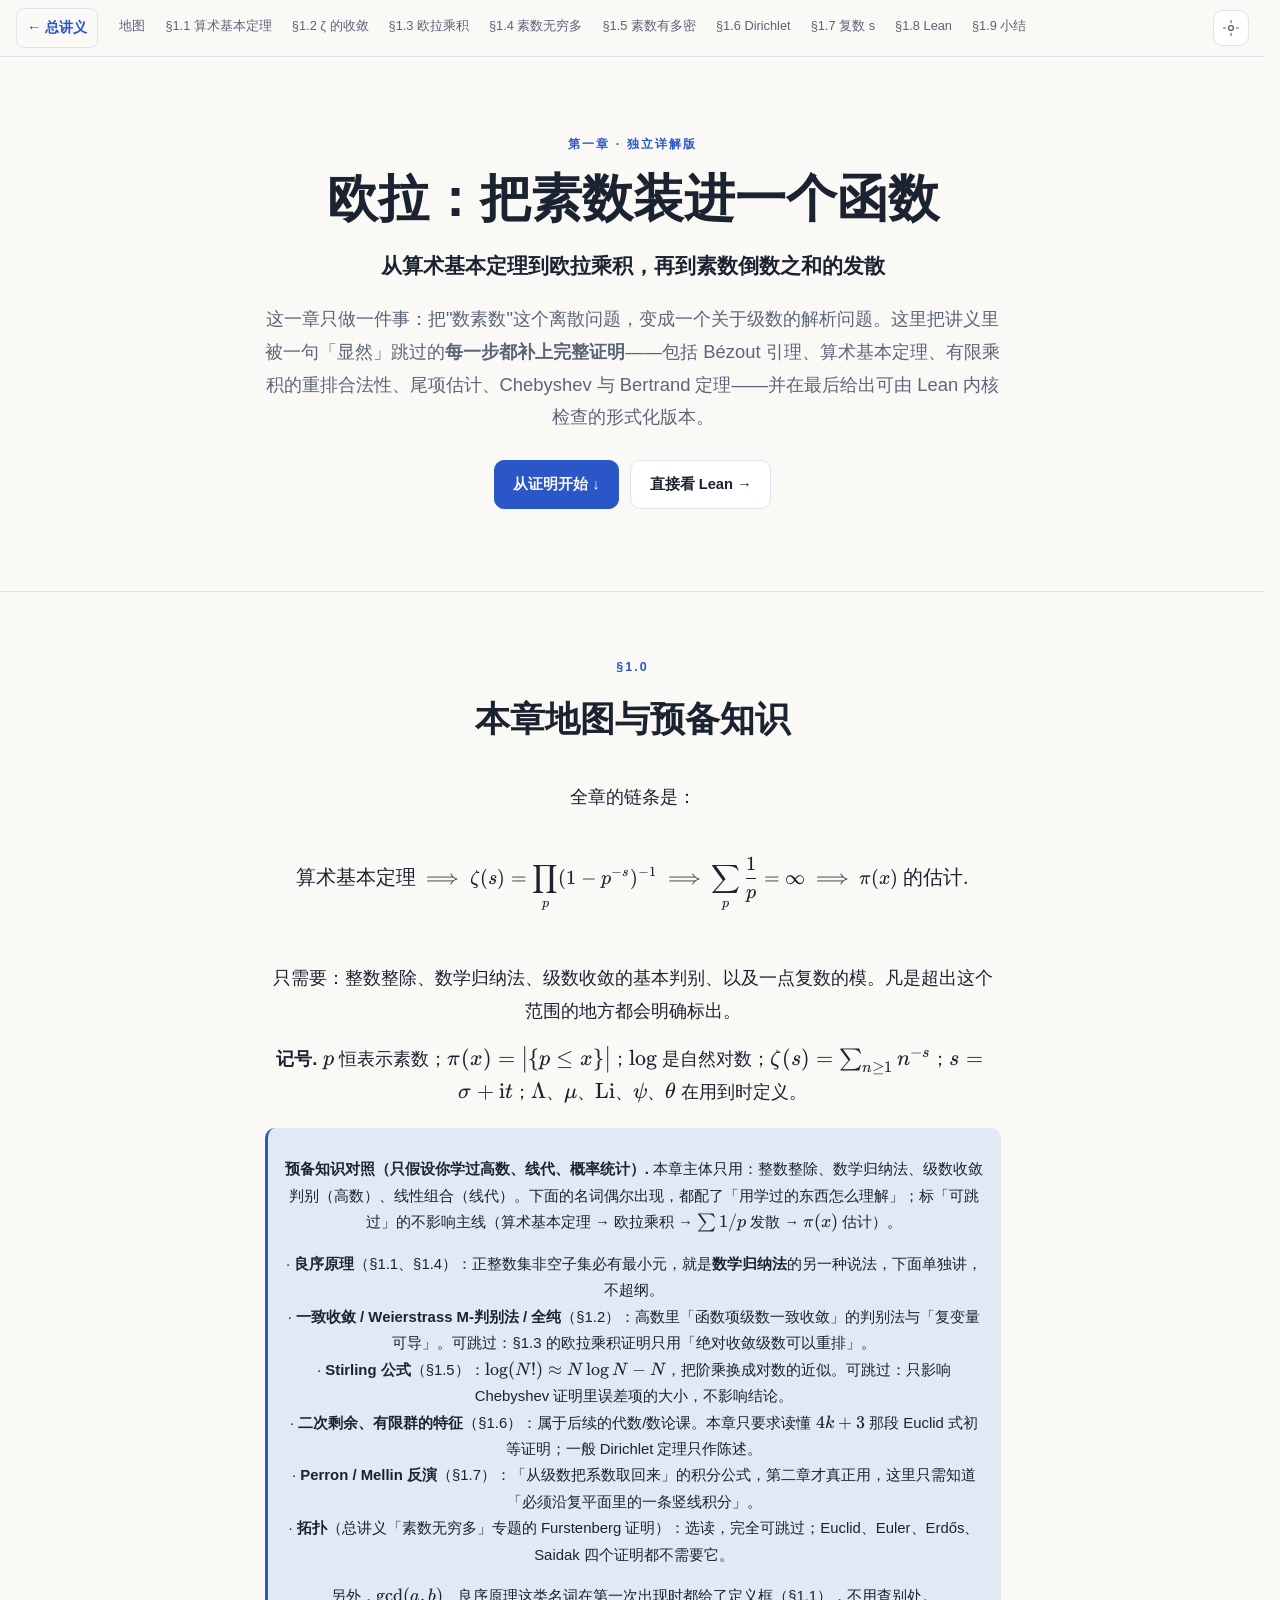
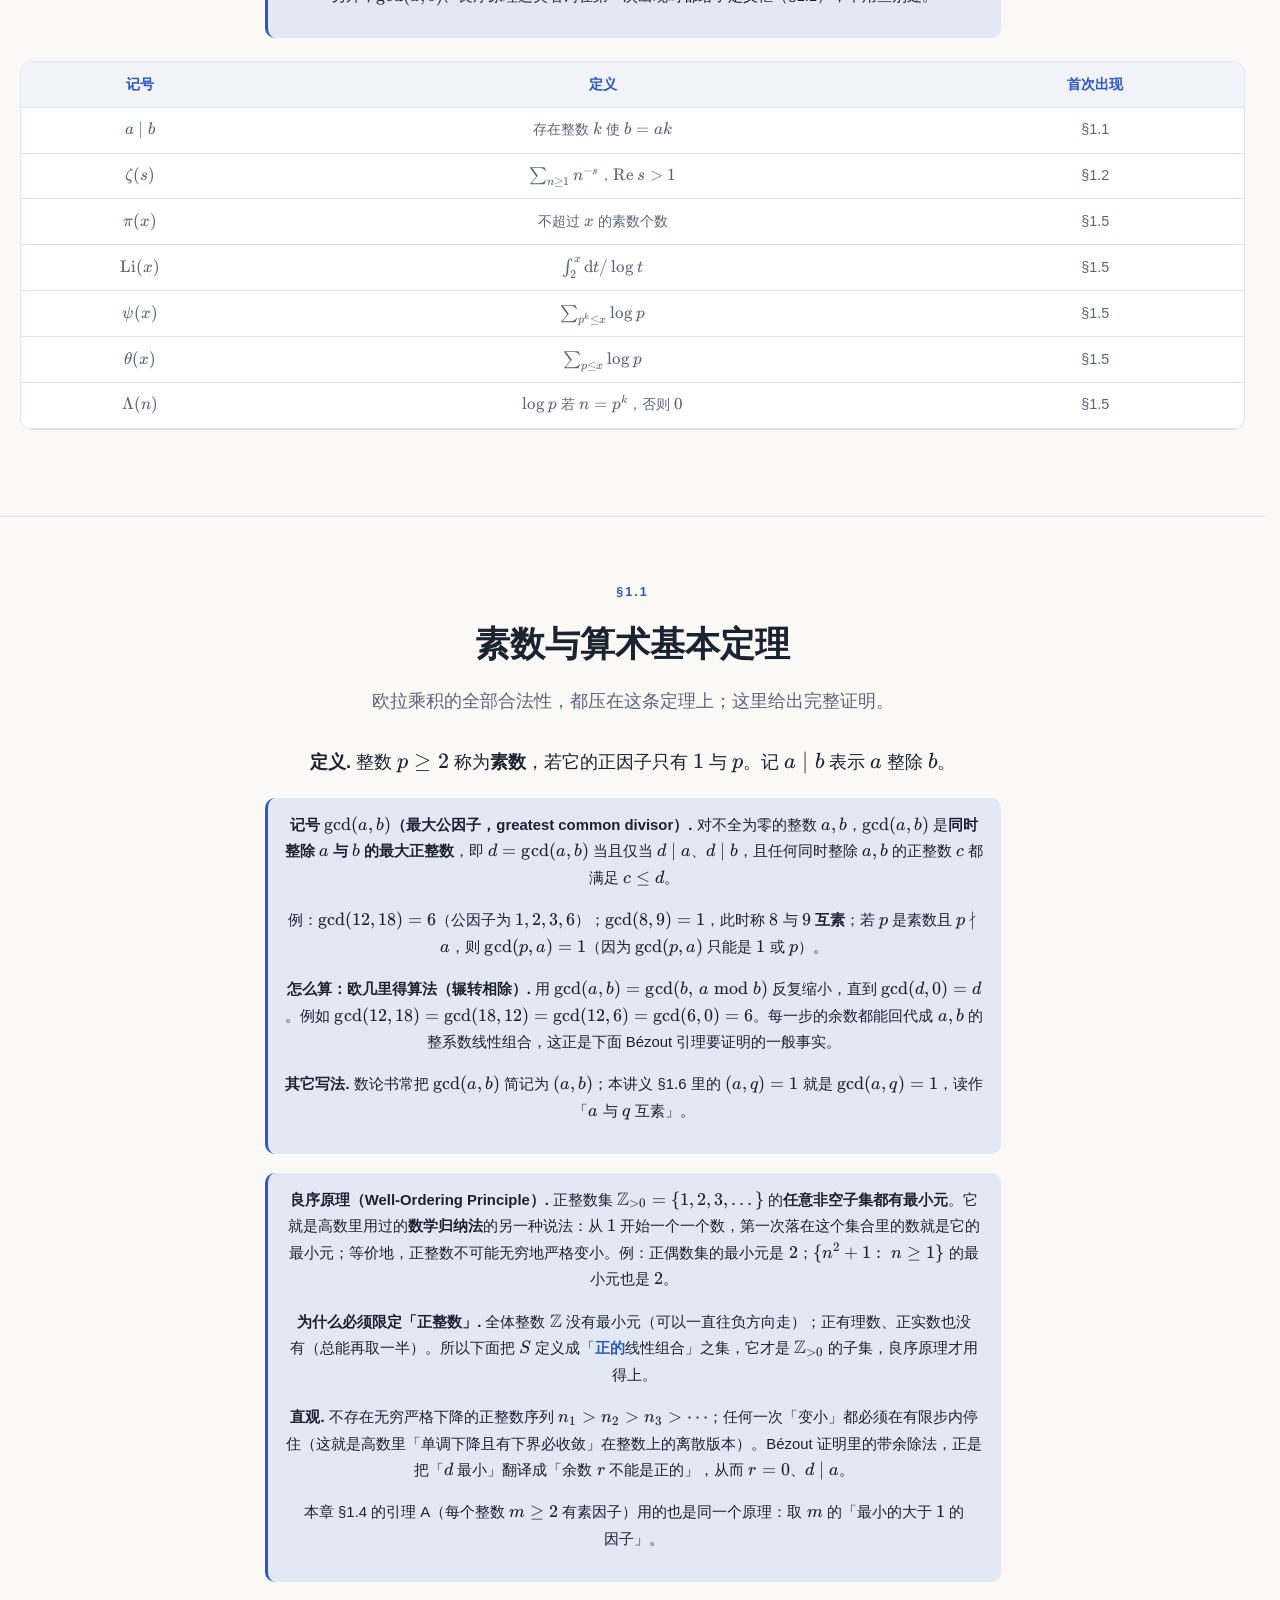
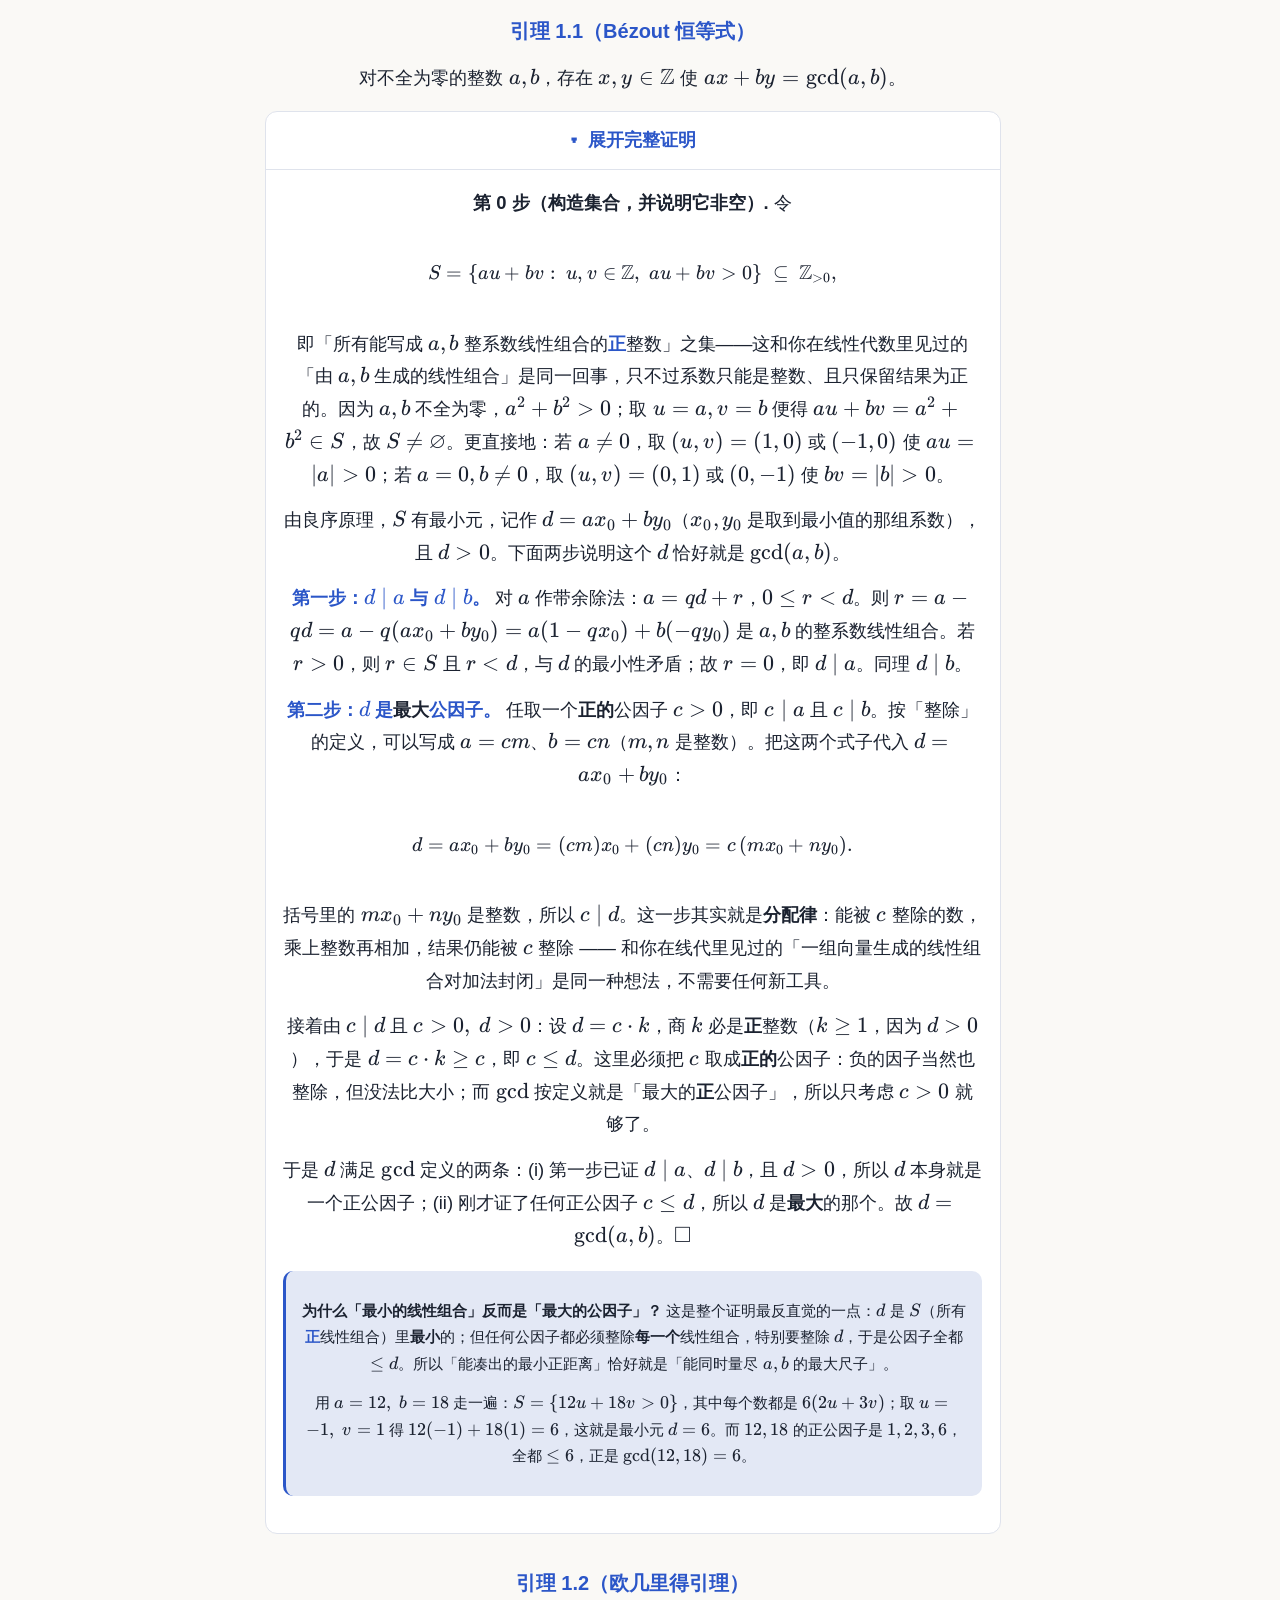
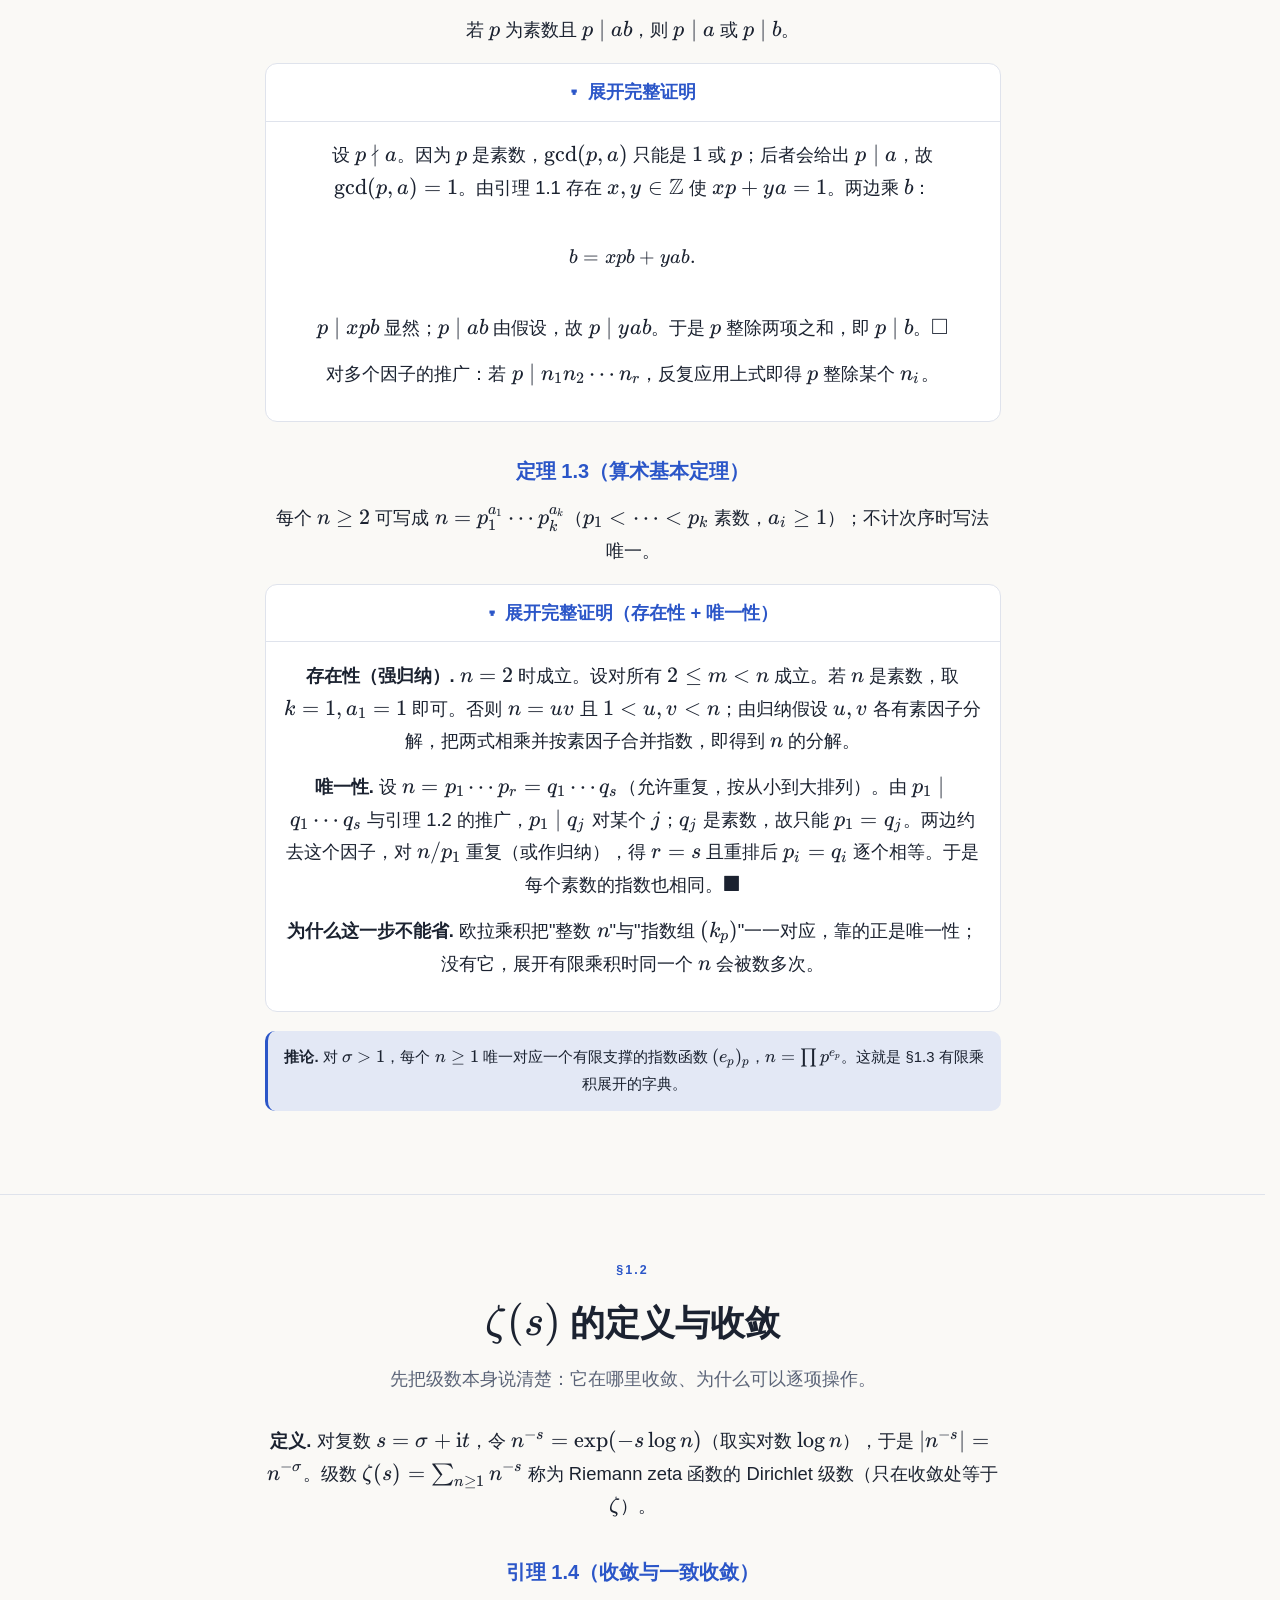
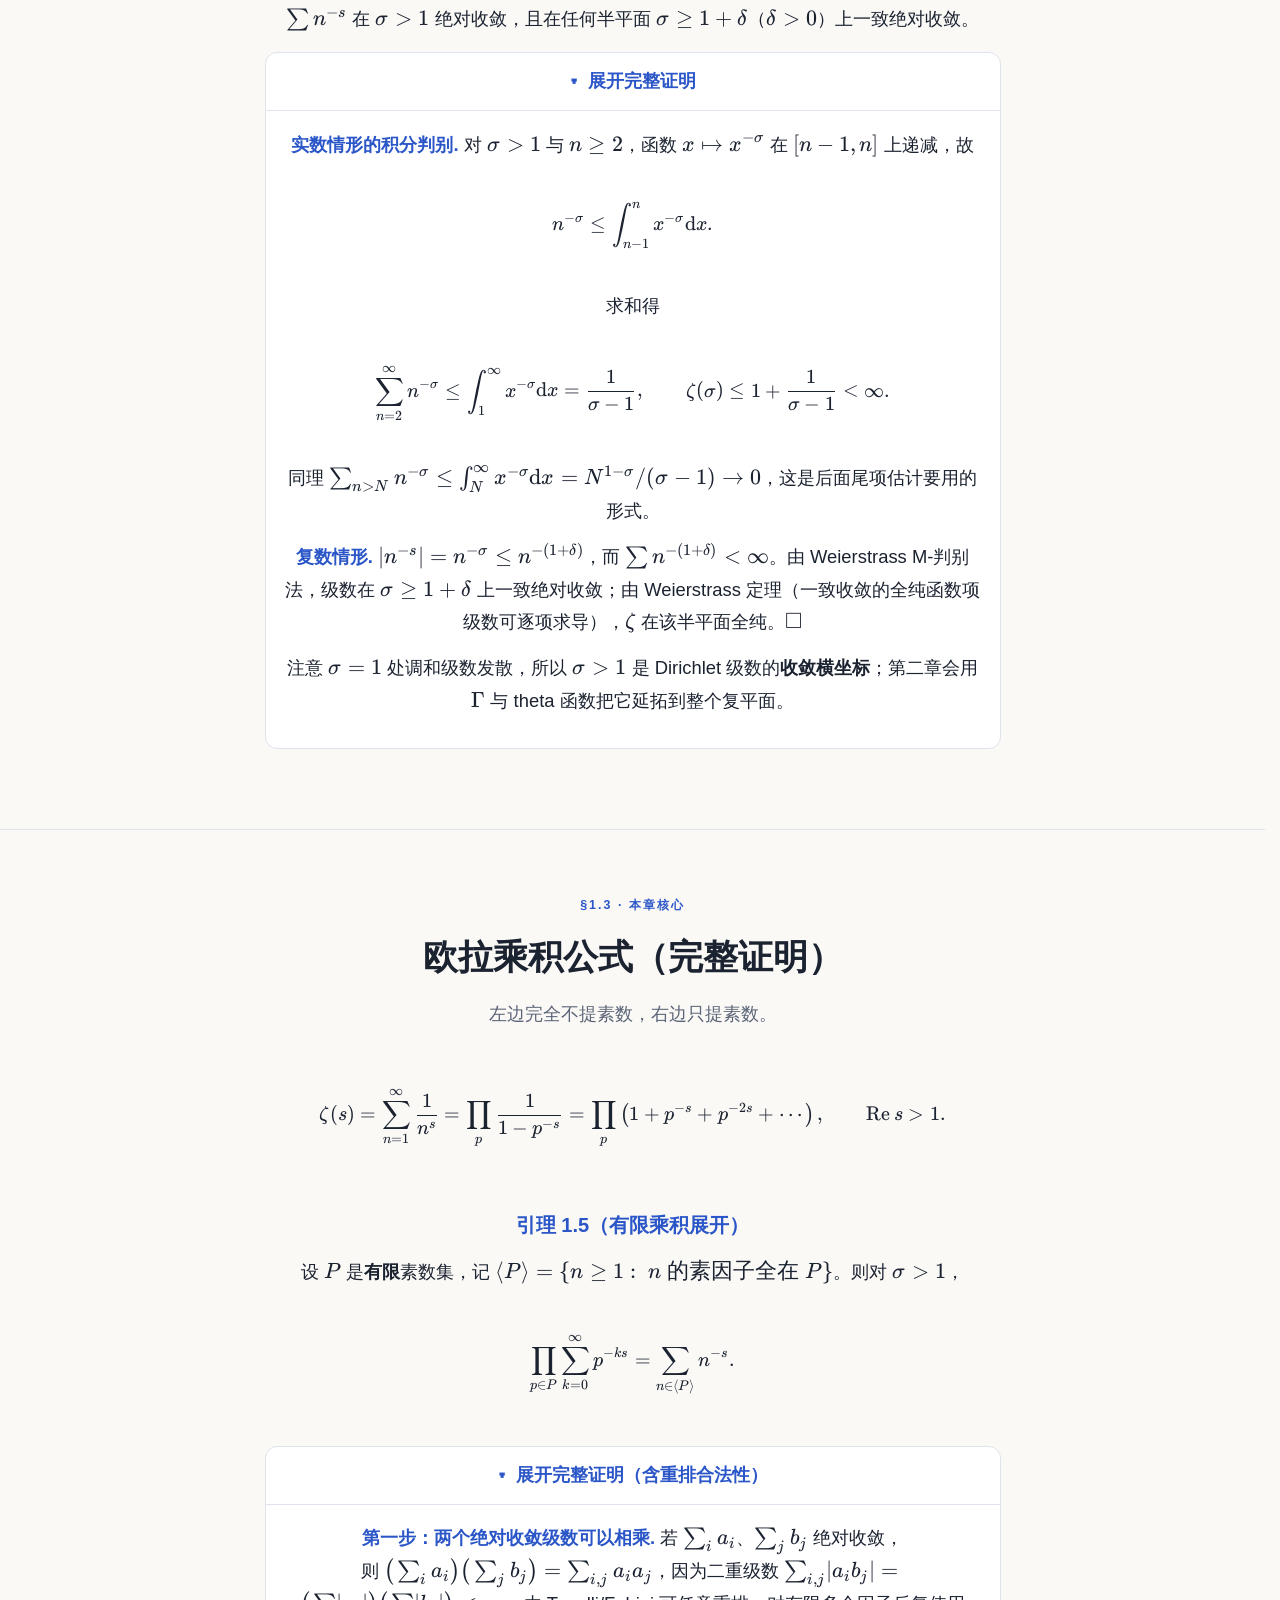
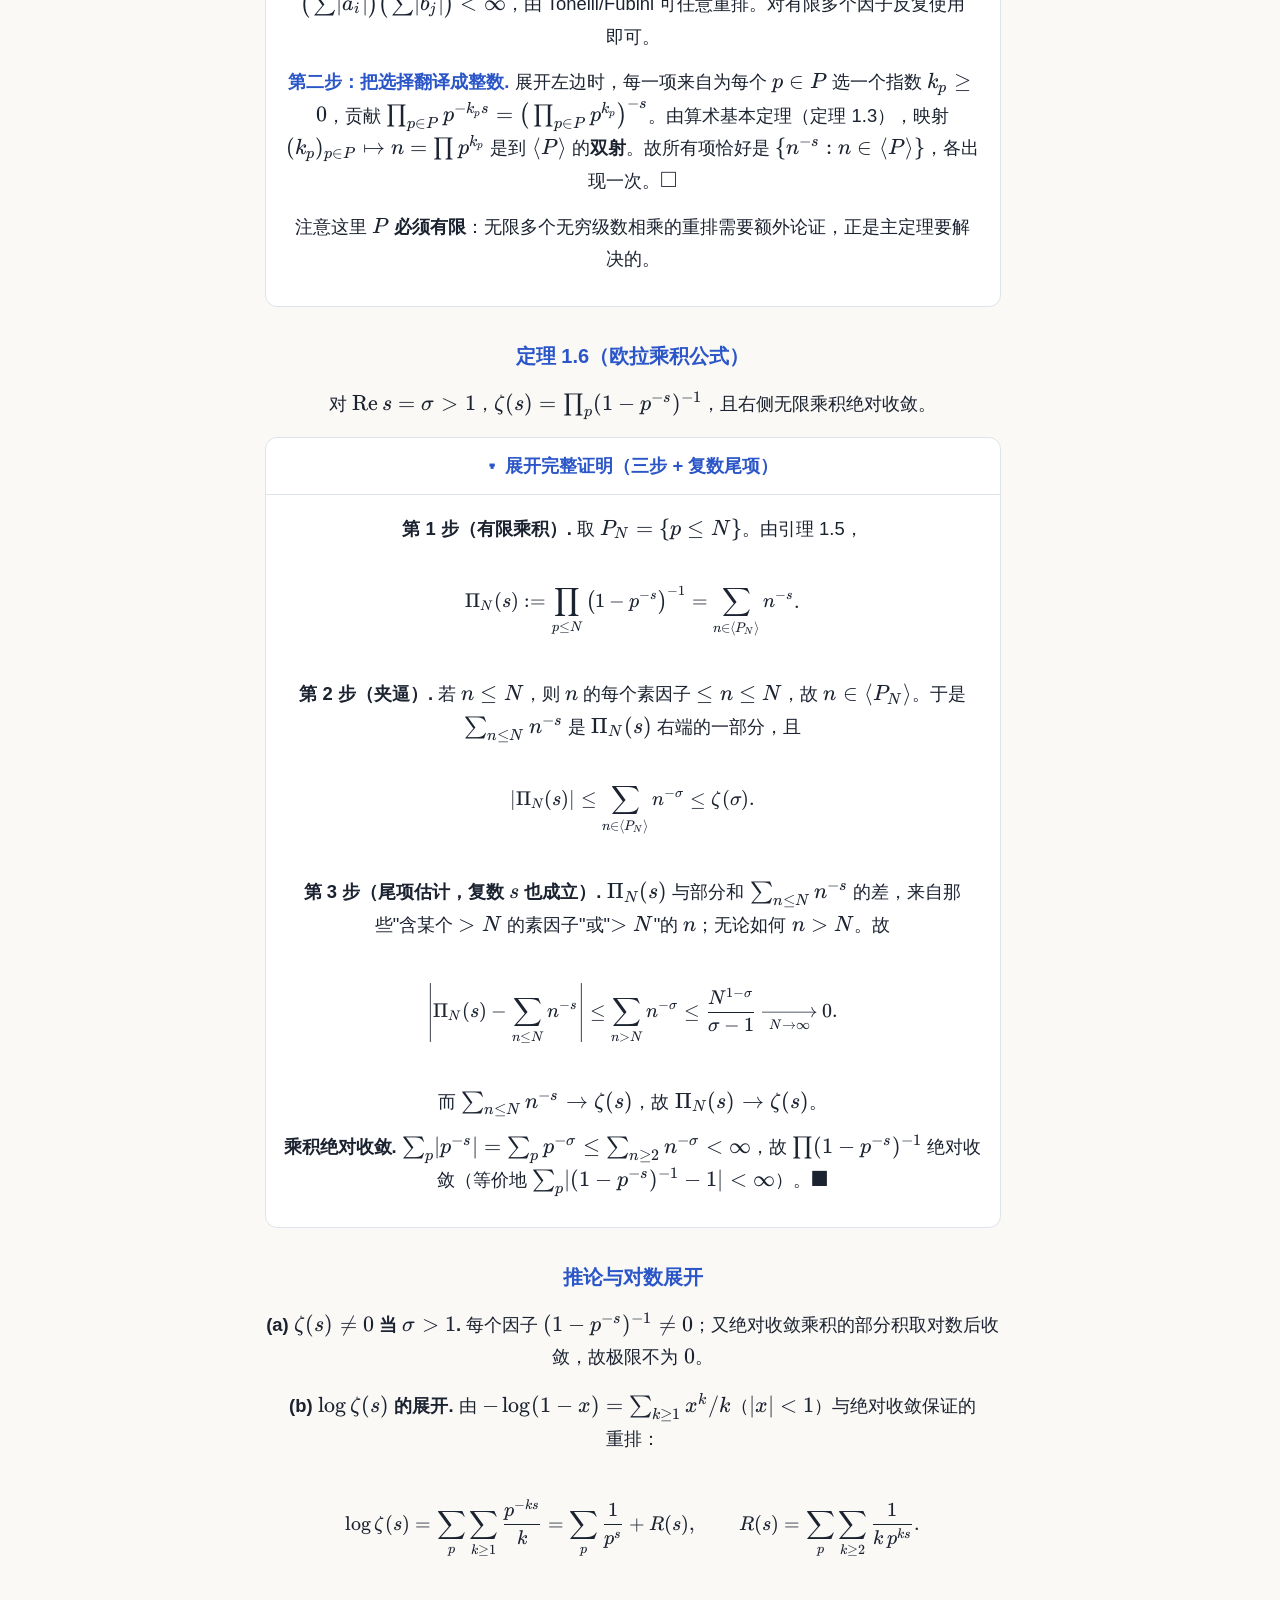
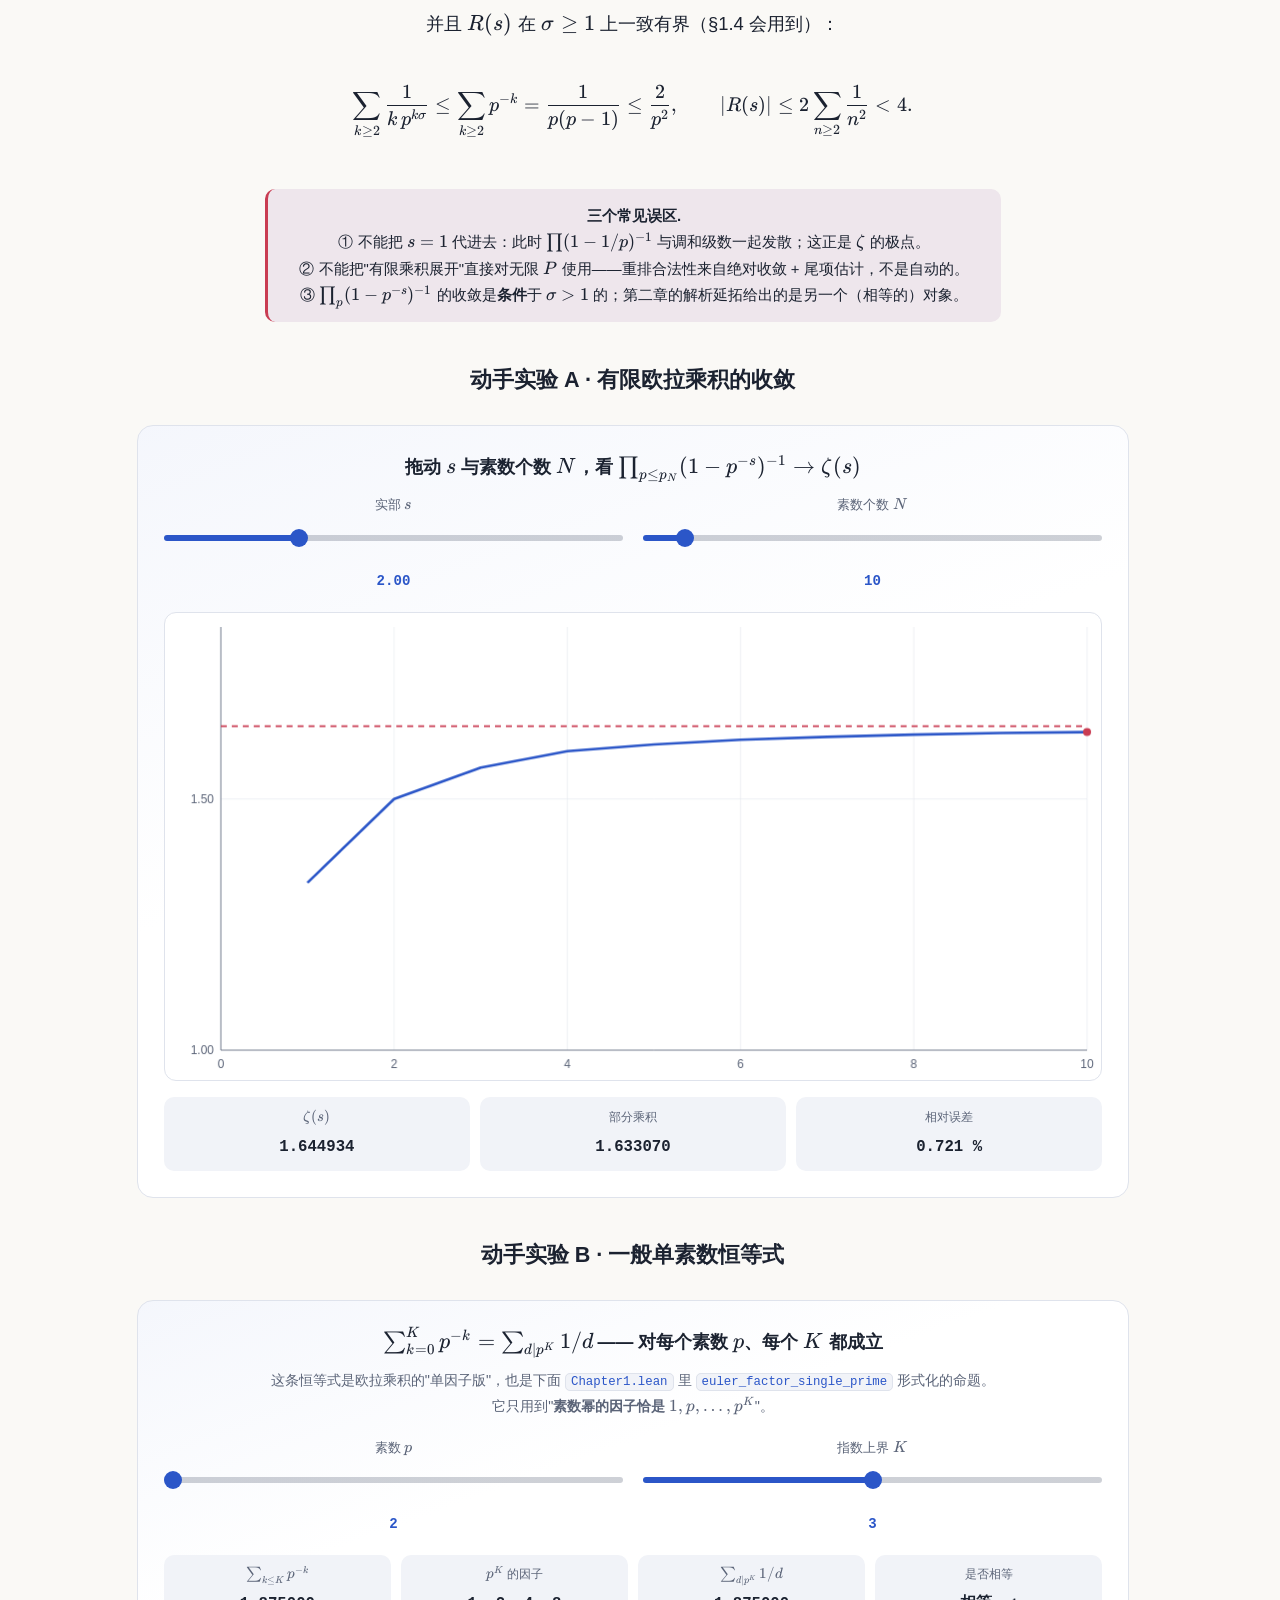
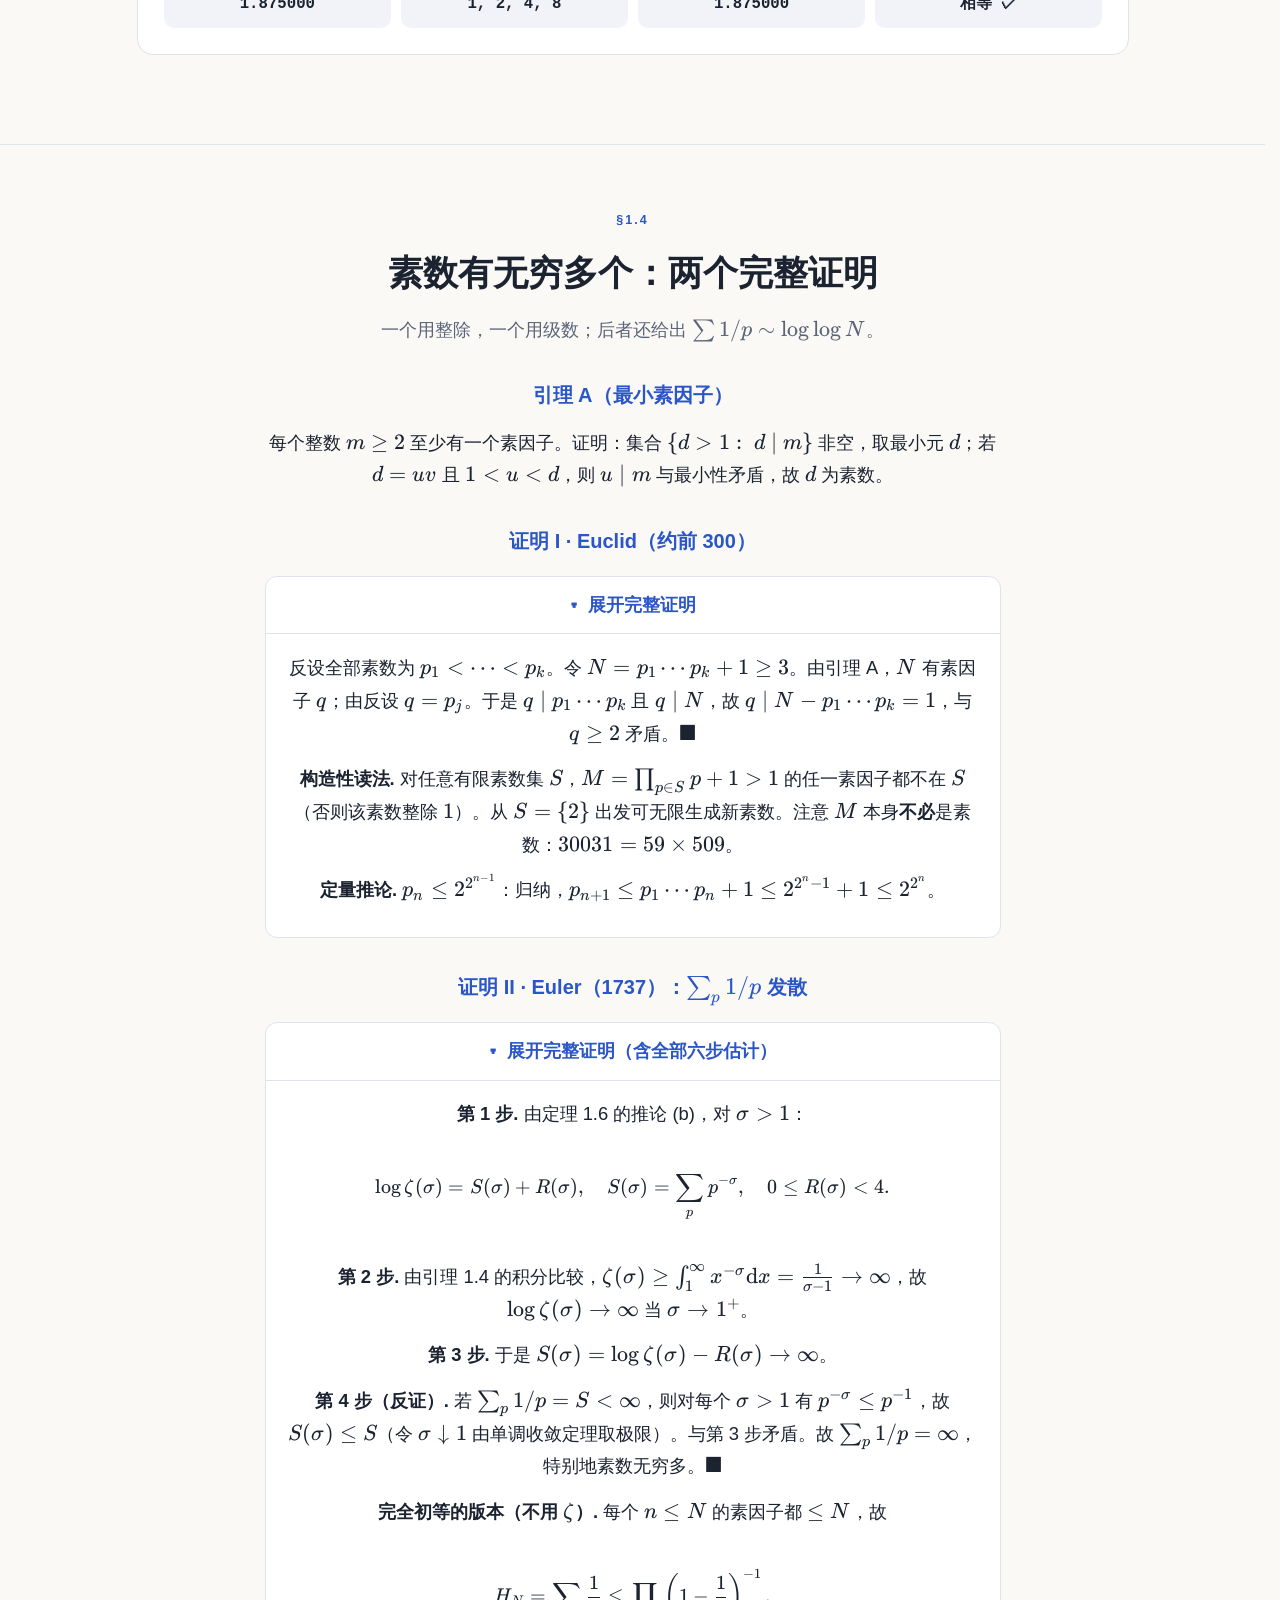
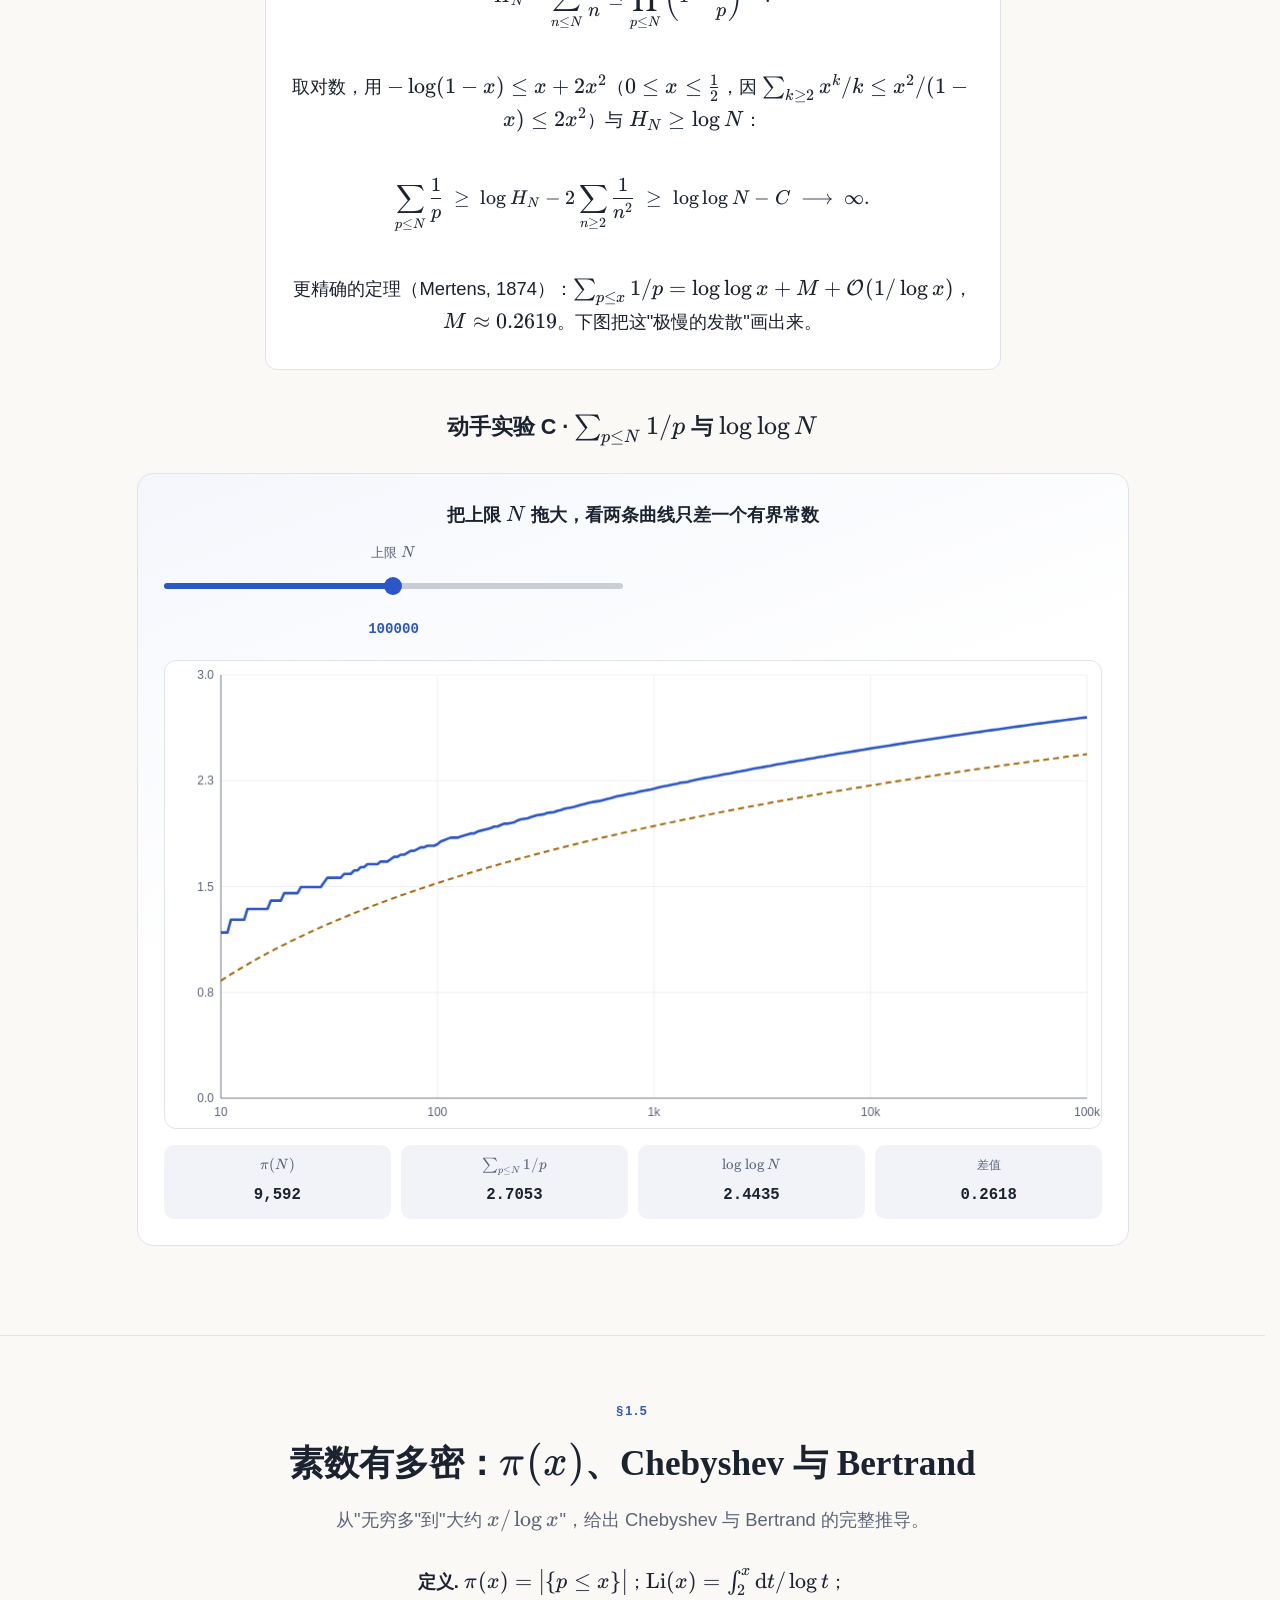
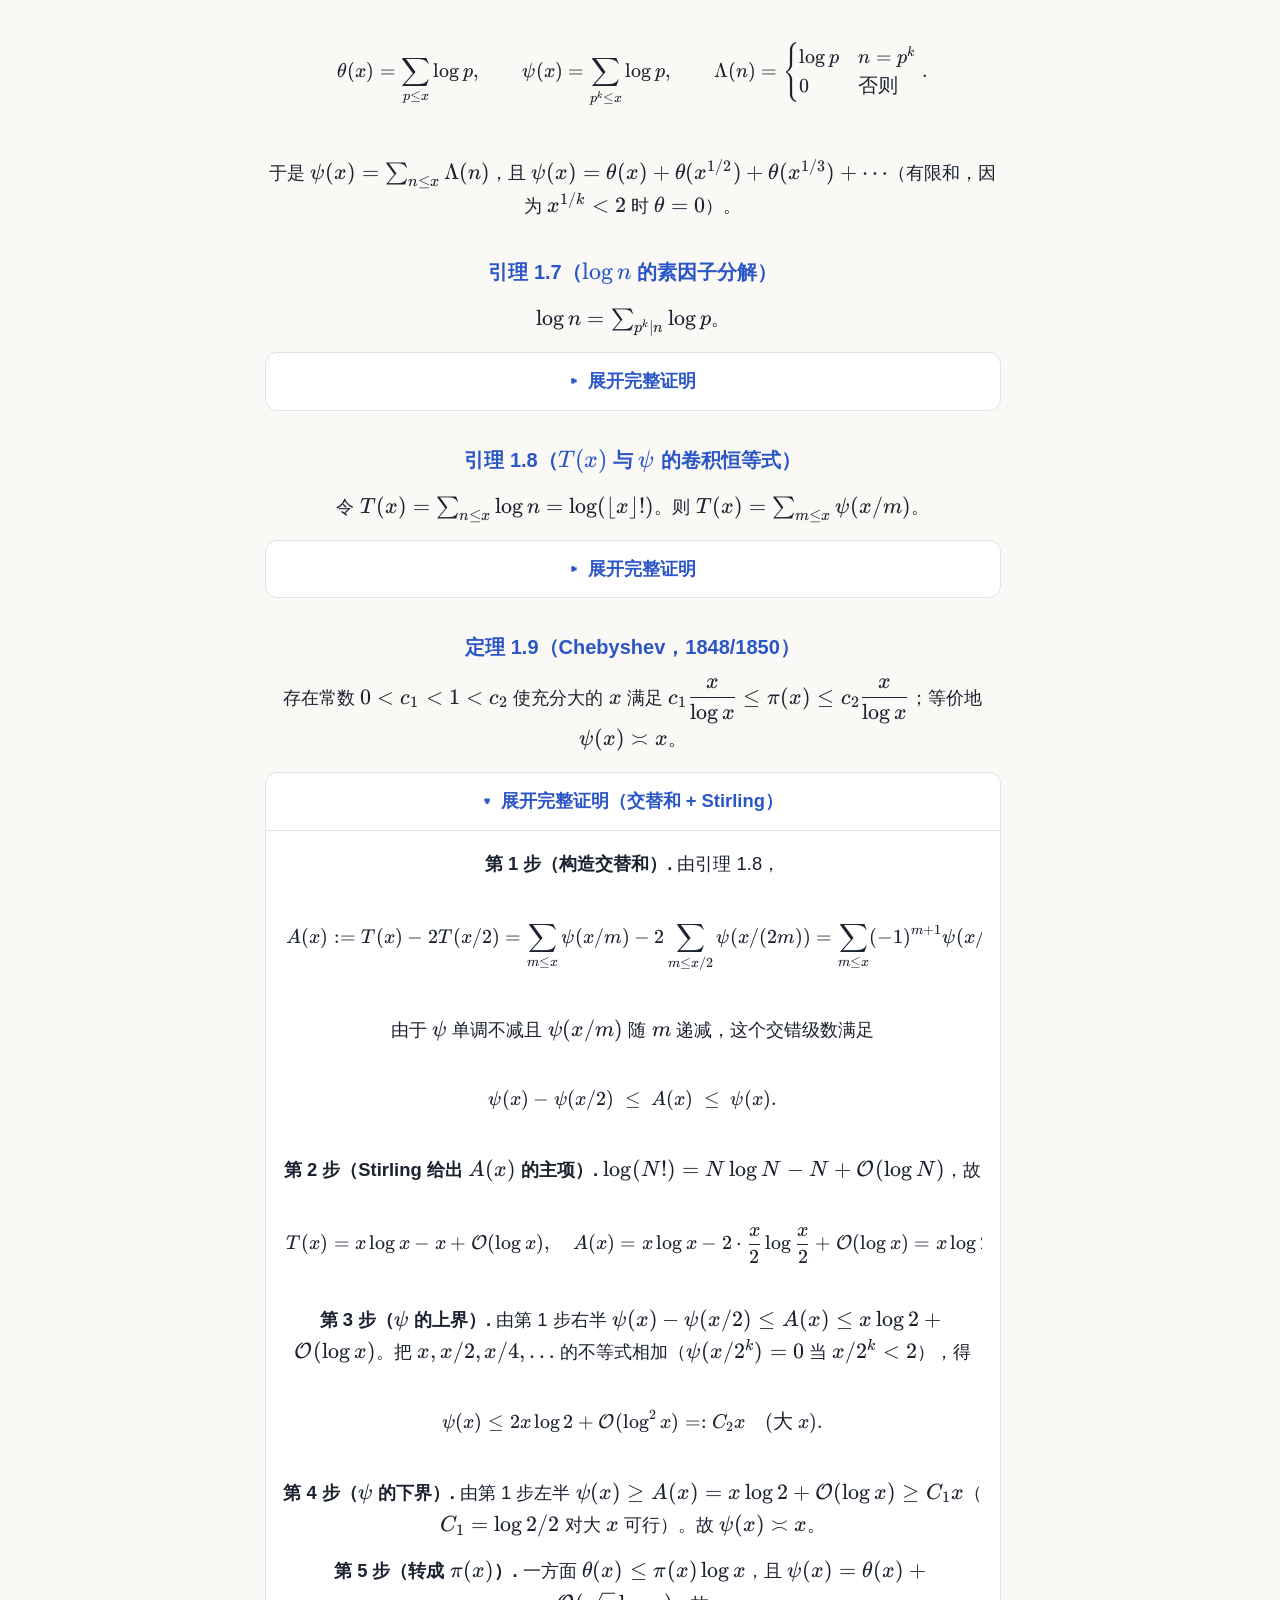
<file: web/chapter1.html>
<!DOCTYPE html>
<html lang="zh-CN">
<head>
<meta charset="utf-8">
<meta name="viewport" content="width=device-width, initial-scale=1, viewport-fit=cover">
<meta name="color-scheme" content="light dark">
<script>try{var v=localStorage.getItem('ch1-color-scheme');document.querySelector('meta[name="color-scheme"]').content=v||'light dark';}catch(e){}</script>
<meta name="description" content="第一章：欧拉——把素数装进一个函数。完整证明集与 Lean 4 形式化。">
<title>第一章 · 欧拉：把素数装进一个函数</title>
<link rel="stylesheet" href="vendor/katex.min.css">
<link rel="stylesheet" href="chapter1.css">
<script src="vendor/katex.min.js" defer></script>
<script src="vendor/auto-render.min.js" defer></script>
<script src="data.js" defer></script>
<script src="chapter1.js" defer></script>
</head>
<body>
<a class="skip-link" href="#ch1-main">跳到正文</a>
<div id="ch1-progress" aria-hidden="true"></div>

<header class="ch1-header">
  <div class="ch1-header-inner">
    <a class="ch1-brand" href="index.html" aria-label="返回总讲义">← 总讲义</a>
    <nav class="ch1-toc" aria-label="本章目录">
      <a href="#ch1-0">地图</a>
      <a href="#ch1-1">§1.1 算术基本定理</a>
      <a href="#ch1-2">§1.2 ζ 的收敛</a>
      <a href="#ch1-3">§1.3 欧拉乘积</a>
      <a href="#ch1-4">§1.4 素数无穷多</a>
      <a href="#ch1-5">§1.5 素数有多密</a>
      <a href="#ch1-6">§1.6 Dirichlet</a>
      <a href="#ch1-7">§1.7 复数 s</a>
      <a href="#ch1-8">§1.8 Lean</a>
      <a href="#ch1-9">§1.9 小结</a>
    </nav>
    <button type="button" id="ch1-settings-open" class="ch1-icon" aria-label="打开阅读设置">
      <svg viewBox="0 0 24 24" aria-hidden="true"><circle cx="12" cy="12" r="3.2" fill="none" stroke="currentColor" stroke-width="1.8"/><path d="M12 2v3M12 19v3M2 12h3M19 12h3" stroke="currentColor" stroke-width="1.6" stroke-linecap="round"/></svg>
    </button>
  </div>
</header>

<main id="ch1-main">

<section id="ch1-hero" class="ch1-hero" tabindex="-1" aria-labelledby="ch1-title">
  <p class="ch1-kicker">第一章 · 独立详解版</p>
  <h1 id="ch1-title">欧拉：把素数装进一个函数</h1>
  <p class="ch1-sub">从算术基本定理到欧拉乘积，再到素数倒数之和的发散</p>
  <p class="ch1-lead">这一章只做一件事：把"数素数"这个离散问题，变成一个关于级数的解析问题。这里把讲义里被一句「显然」跳过的<strong>每一步都补上完整证明</strong>——包括 Bézout 引理、算术基本定理、有限乘积的重排合法性、尾项估计、Chebyshev 与 Bertrand 定理——并在最后给出可由 Lean 内核检查的形式化版本。</p>
  <p class="ch1-actions"><a class="ch1-btn primary" href="#ch1-1">从证明开始 ↓</a><a class="ch1-btn" href="#ch1-8">直接看 Lean →</a></p>
</section>

<section id="ch1-0" class="ch1-section" tabindex="-1" aria-labelledby="s0">
  <div class="ch1-head"><p class="ch1-kicker">§1.0</p><h2 id="s0">本章地图与预备知识</h2></div>
  <div class="ch1-prose">
    <p>全章的链条是：</p>
    <div class="math display" data-tex="\text{算术基本定理}\ \Longrightarrow\ \zeta(s)=\prod_p(1-p^{-s})^{-1}\ \Longrightarrow\ \sum_p\frac1p=\infty\ \Longrightarrow\ \pi(x)\ \text{的估计}."></div>
    <p>只需要：整数整除、数学归纳法、级数收敛的基本判别、以及一点复数的模。凡是超出这个范围的地方都会明确标出。</p>
    <p><strong>记号.</strong> $p$ 恒表示素数；$\pi(x)=\bigl|\{p\le x\}\bigr|$；$\log$ 是自然对数；$\zeta(s)=\sum_{n\ge1}n^{-s}$；$s=\sigma+\iu t$；$\Lambda$、$\mu$、$\Li$、$\psi$、$\theta$ 在用到时定义。</p>
  </div>
    <div class="ch1-note">
      <p><strong>预备知识对照（只假设你学过高数、线代、概率统计）.</strong> 本章主体只用：整数整除、数学归纳法、级数收敛判别（高数）、线性组合（线代）。下面的名词偶尔出现，都配了「用学过的东西怎么理解」；标「可跳过」的不影响主线（算术基本定理 → 欧拉乘积 → $\sum 1/p$ 发散 → $\pi(x)$ 估计）。</p>
      <p>· <strong>良序原理</strong>（§1.1、§1.4）：正整数集非空子集必有最小元，就是<strong>数学归纳法</strong>的另一种说法，下面单独讲，不超纲。
      <br>· <strong>一致收敛 / Weierstrass M-判别法 / 全纯</strong>（§1.2）：高数里「函数项级数一致收敛」的判别法与「复变量可导」。可跳过：§1.3 的欧拉乘积证明只用「绝对收敛级数可以重排」。
      <br>· <strong>Stirling 公式</strong>（§1.5）：$\log(N!)\approx N\log N-N$，把阶乘换成对数的近似。可跳过：只影响 Chebyshev 证明里误差项的大小，不影响结论。
      <br>· <strong>二次剩余、有限群的特征</strong>（§1.6）：属于后续的代数/数论课。本章只要求读懂 $4k+3$ 那段 Euclid 式初等证明；一般 Dirichlet 定理只作陈述。
      <br>· <strong>Perron / Mellin 反演</strong>（§1.7）：「从级数把系数取回来」的积分公式，第二章才真正用，这里只需知道「必须沿复平面里的一条竖线积分」。
      <br>· <strong>拓扑</strong>（总讲义「素数无穷多」专题的 Furstenberg 证明）：选读，完全可跳过；Euclid、Euler、Erdős、Saidak 四个证明都不需要它。</p>
      <p>另外，$\gcd(a,b)$、良序原理这类名词在第一次出现时都给了定义框（§1.1），不用查别处。</p>
    </div>
  <div class="ch1-table-wrapper" tabindex="0" role="region" aria-label="本章符号表">
    <table class="ch1-table"><thead><tr><th>记号</th><th>定义</th><th>首次出现</th></tr></thead><tbody>
      <tr><td>$a\mid b$</td><td>存在整数 $k$ 使 $b=ak$</td><td>§1.1</td></tr>
      <tr><td>$\zeta(s)$</td><td>$\sum_{n\ge1} n^{-s}$，$\Ree s&gt;1$</td><td>§1.2</td></tr>
      <tr><td>$\pi(x)$</td><td>不超过 $x$ 的素数个数</td><td>§1.5</td></tr>
      <tr><td>$\Li(x)$</td><td>$\int_2^x \dd t/\log t$</td><td>§1.5</td></tr>
      <tr><td>$\psi(x)$</td><td>$\sum_{p^k\le x}\log p$</td><td>§1.5</td></tr>
      <tr><td>$\theta(x)$</td><td>$\sum_{p\le x}\log p$</td><td>§1.5</td></tr>
      <tr><td>$\Lambda(n)$</td><td>$\log p$ 若 $n=p^k$，否则 $0$</td><td>§1.5</td></tr>
    </tbody></table>
  </div>
</section>

<section id="ch1-1" class="ch1-section" tabindex="-1" aria-labelledby="s1">
  <div class="ch1-head"><p class="ch1-kicker">§1.1</p><h2 id="s1">素数与算术基本定理</h2><p class="ch1-deck">欧拉乘积的全部合法性，都压在这条定理上；这里给出完整证明。</p></div>
  <div class="ch1-prose">
    <p><strong>定义.</strong> 整数 $p\ge2$ 称为<strong>素数</strong>，若它的正因子只有 $1$ 与 $p$。记 $a\mid b$ 表示 $a$ 整除 $b$。</p>

    <div class="ch1-note">
      <p><strong>记号 $\gcd(a,b)$（最大公因子，greatest common divisor）.</strong> 对不全为零的整数 $a,b$，$\gcd(a,b)$ 是<strong>同时整除 $a$ 与 $b$ 的最大正整数</strong>，即
      $d=\gcd(a,b)$ 当且仅当 $d\mid a$、$d\mid b$，且任何同时整除 $a,b$ 的正整数 $c$ 都满足 $c\le d$。</p>
      <p>例：$\gcd(12,18)=6$（公因子为 $1,2,3,6$）；$\gcd(8,9)=1$，此时称 $8$ 与 $9$ <strong>互素</strong>；若 $p$ 是素数且 $p\nmid a$，则 $\gcd(p,a)=1$（因为 $\gcd(p,a)$ 只能是 $1$ 或 $p$）。</p>
      <p><strong>怎么算：欧几里得算法（辗转相除）.</strong> 用 $\gcd(a,b)=\gcd(b,\,a\bmod b)$ 反复缩小，直到 $\gcd(d,0)=d$。例如
      $\gcd(12,18)=\gcd(18,12)=\gcd(12,6)=\gcd(6,0)=6$。每一步的余数都能回代成 $a,b$ 的整系数线性组合，这正是下面 Bézout 引理要证明的一般事实。</p>
      <p><strong>其它写法.</strong> 数论书常把 $\gcd(a,b)$ 简记为 $(a,b)$；本讲义 §1.6 里的 $(a,q)=1$ 就是 $\gcd(a,q)=1$，读作「$a$ 与 $q$ 互素」。</p>
    </div>

    <div class="ch1-note">
      <p><strong>良序原理（Well-Ordering Principle）.</strong> 正整数集 $\Z_{&gt;0}=\{1,2,3,\dots\}$ 的<strong>任意非空子集都有最小元</strong>。它就是高数里用过的<strong>数学归纳法</strong>的另一种说法：从 $1$ 开始一个一个数，第一次落在这个集合里的数就是它的最小元；等价地，正整数不可能无穷地严格变小。例：正偶数集的最小元是 $2$；$\{n^2+1:\ n\ge1\}$ 的最小元也是 $2$。</p>
      <p><strong>为什么必须限定「正整数」.</strong> 全体整数 $\Z$ 没有最小元（可以一直往负方向走）；正有理数、正实数也没有（总能再取一半）。所以下面把 $S$ 定义成「<em>正的</em>线性组合」之集，它才是 $\Z_{&gt;0}$ 的子集，良序原理才用得上。</p>
      <p><strong>直观.</strong> 不存在无穷严格下降的正整数序列 $n_1&gt;n_2&gt;n_3&gt;\cdots$；任何一次「变小」都必须在有限步内停住（这就是高数里「单调下降且有下界必收敛」在整数上的离散版本）。Bézout 证明里的带余除法，正是把「$d$ 最小」翻译成「余数 $r$ 不能是正的」，从而 $r=0$、$d\mid a$。</p>
      <p>本章 §1.4 的引理 A（每个整数 $m\ge2$ 有素因子）用的也是同一个原理：取 $m$ 的「最小的大于 $1$ 的因子」。</p>
    </div>

    <h3>引理 1.1（Bézout 恒等式）</h3>
    <p>对不全为零的整数 $a,b$，存在 $x,y\in\Z$ 使 $ax+by=\gcd(a,b)$。</p>
    <details class="ch1-proof" open><summary>展开完整证明</summary><div class="ch1-proof-body">
      <p><strong>第 0 步（构造集合，并说明它非空）.</strong> 令</p>
      <div class="math display" data-tex="S=\{au+bv:\ u,v\in\Z,\ au+bv&gt;0\}\ \subseteq\ \Z_{&gt;0},"></div>
      <p>即「所有能写成 $a,b$ 整系数线性组合的<em>正</em>整数」之集——这和你在线性代数里见过的「由 $a,b$ 生成的线性组合」是同一回事，只不过系数只能是整数、且只保留结果为正的。因为 $a,b$ 不全为零，$a^2+b^2&gt;0$；取 $u=a, v=b$ 便得 $au+bv=a^2+b^2\in S$，故 $S\ne\varnothing$。更直接地：若 $a\ne0$，取 $(u,v)=(1,0)$ 或 $(-1,0)$ 使 $au=|a|&gt;0$；若 $a=0,b\ne0$，取 $(u,v)=(0,1)$ 或 $(0,-1)$ 使 $bv=|b|&gt;0$。</p>
      <p>由良序原理，$S$ 有最小元，记作 $d=ax_0+by_0$（$x_0,y_0$ 是取到最小值的那组系数），且 $d&gt;0$。下面两步说明这个 $d$ 恰好就是 $\gcd(a,b)$。</p>
      <p><em>第一步：$d\mid a$ 与 $d\mid b$。</em> 对 $a$ 作带余除法：$a=qd+r$，$0\le r&lt;d$。则
      $r=a-qd=a-q(ax_0+by_0)=a(1-qx_0)+b(-qy_0)$ 是 $a,b$ 的整系数线性组合。若 $r&gt;0$，则 $r\in S$ 且 $r&lt;d$，与 $d$ 的最小性矛盾；故 $r=0$，即 $d\mid a$。同理 $d\mid b$。</p>
      <p><em>第二步：$d$ 是<strong>最大</strong>公因子。</em> 任取一个<strong>正的</strong>公因子 $c&gt;0$，即 $c\mid a$ 且 $c\mid b$。按「整除」的定义，可以写成 $a=cm$、$b=cn$（$m,n$ 是整数）。把这两个式子代入 $d=ax_0+by_0$：</p>
      <div class="math display" data-tex="d=ax_0+by_0=(cm)x_0+(cn)y_0=c\,(mx_0+ny_0)."></div>
      <p>括号里的 $mx_0+ny_0$ 是整数，所以 $c\mid d$。这一步其实就是<strong>分配律</strong>：能被 $c$ 整除的数，乘上整数再相加，结果仍能被 $c$ 整除 —— 和你在线代里见过的「一组向量生成的线性组合对加法封闭」是同一种想法，不需要任何新工具。</p>
      <p>接着由 $c\mid d$ 且 $c&gt;0,\ d&gt;0$：设 $d=c\cdot k$，商 $k$ 必是<strong>正</strong>整数（$k\ge1$，因为 $d&gt;0$），于是 $d=c\cdot k\ge c$，即 $c\le d$。这里必须把 $c$ 取成<strong>正的</strong>公因子：负的因子当然也整除，但没法比大小；而 $\gcd$ 按定义就是「最大的<strong>正</strong>公因子」，所以只考虑 $c&gt;0$ 就够了。</p>
      <p>于是 $d$ 满足 $\gcd$ 定义的两条：(i) 第一步已证 $d\mid a$、$d\mid b$，且 $d&gt;0$，所以 $d$ 本身就是一个正公因子；(ii) 刚才证了任何正公因子 $c\le d$，所以 $d$ 是<strong>最大</strong>的那个。故 $d=\gcd(a,b)$。$\square$</p>
      <div class="ch1-note"><p><strong>为什么「最小的线性组合」反而是「最大的公因子」？</strong> 这是整个证明最反直觉的一点：$d$ 是 $S$（所有<em>正</em>线性组合）里<strong>最小</strong>的；但任何公因子都必须整除<strong>每一个</strong>线性组合，特别要整除 $d$，于是公因子全都 $\le d$。所以「能凑出的最小正距离」恰好就是「能同时量尽 $a,b$ 的最大尺子」。</p>
      <p>用 $a=12,\ b=18$ 走一遍：$S=\{12u+18v&gt;0\}$，其中每个数都是 $6(2u+3v)$；取 $u=-1,\ v=1$ 得 $12(-1)+18(1)=6$，这就是最小元 $d=6$。而 $12,18$ 的正公因子是 $1,2,3,6$，全都 $\le6$，正是 $\gcd(12,18)=6$。</p></div>
    </div></details>

    <h3>引理 1.2（欧几里得引理）</h3>
    <p>若 $p$ 为素数且 $p\mid ab$，则 $p\mid a$ 或 $p\mid b$。</p>
    <details class="ch1-proof" open><summary>展开完整证明</summary><div class="ch1-proof-body">
      <p>设 $p\nmid a$。因为 $p$ 是素数，$\gcd(p,a)$ 只能是 $1$ 或 $p$；后者会给出 $p\mid a$，故 $\gcd(p,a)=1$。由引理 1.1 存在 $x,y\in\Z$ 使 $xp+ya=1$。两边乘 $b$：</p>
      <div class="math display" data-tex="b=xpb+yab."></div>
      <p>$p\mid xpb$ 显然；$p\mid ab$ 由假设，故 $p\mid yab$。于是 $p$ 整除两项之和，即 $p\mid b$。$\square$</p>
      <p>对多个因子的推广：若 $p\mid n_1n_2\cdots n_r$，反复应用上式即得 $p$ 整除某个 $n_i$。</p>
    </div></details>

    <h3>定理 1.3（算术基本定理）</h3>
    <p>每个 $n\ge2$ 可写成 $n=p_1^{a_1}\cdots p_k^{a_k}$（$p_1&lt;\cdots&lt;p_k$ 素数，$a_i\ge1$）；不计次序时写法唯一。</p>
    <details class="ch1-proof" open><summary>展开完整证明（存在性 + 唯一性）</summary><div class="ch1-proof-body">
      <p><strong>存在性（强归纳）.</strong> $n=2$ 时成立。设对所有 $2\le m&lt;n$ 成立。若 $n$ 是素数，取 $k=1,a_1=1$ 即可。否则 $n=uv$ 且 $1&lt;u,v&lt;n$；由归纳假设 $u,v$ 各有素因子分解，把两式相乘并按素因子合并指数，即得到 $n$ 的分解。</p>
      <p><strong>唯一性.</strong> 设 $n=p_1\cdots p_r=q_1\cdots q_s$（允许重复，按从小到大排列）。由 $p_1\mid q_1\cdots q_s$ 与引理 1.2 的推广，$p_1\mid q_j$ 对某个 $j$；$q_j$ 是素数，故只能 $p_1=q_j$。两边约去这个因子，对 $n/p_1$ 重复（或作归纳），得 $r=s$ 且重排后 $p_i=q_i$ 逐个相等。于是每个素数的指数也相同。$\blacksquare$</p>
      <p><strong>为什么这一步不能省.</strong> 欧拉乘积把"整数 $n$"与"指数组 $(k_p)$"一一对应，靠的正是唯一性；没有它，展开有限乘积时同一个 $n$ 会被数多次。</p>
    </div></details>

    <div class="ch1-note"><strong>推论.</strong> 对 $\sigma&gt;1$，每个 $n\ge1$ 唯一对应一个有限支撑的指数函数 $(e_p)_{p}$，$n=\prod p^{e_p}$。这就是 §1.3 有限乘积展开的字典。</div>
  </div>
</section>

<section id="ch1-2" class="ch1-section" tabindex="-1" aria-labelledby="s2">
  <div class="ch1-head"><p class="ch1-kicker">§1.2</p><h2 id="s2">$\zeta(s)$ 的定义与收敛</h2><p class="ch1-deck">先把级数本身说清楚：它在哪里收敛、为什么可以逐项操作。</p></div>
  <div class="ch1-prose">
    <p><strong>定义.</strong> 对复数 $s=\sigma+\iu t$，令 $n^{-s}=\exp(-s\log n)$（取实对数 $\log n$），于是 $\abs{n^{-s}}=n^{-\sigma}$。级数 $\zeta(s)=\sum_{n\ge1}n^{-s}$ 称为 Riemann zeta 函数的 Dirichlet 级数（只在收敛处等于 $\zeta$）。</p>

    <h3>引理 1.4（收敛与一致收敛）</h3>
    <p>$\sum n^{-s}$ 在 $\sigma&gt;1$ 绝对收敛，且在任何半平面 $\sigma\ge1+\delta$（$\delta&gt;0$）上一致绝对收敛。</p>
    <details class="ch1-proof" open><summary>展开完整证明</summary><div class="ch1-proof-body">
      <p><em>实数情形的积分判别.</em> 对 $\sigma&gt;1$ 与 $n\ge2$，函数 $x\mapsto x^{-\sigma}$ 在 $[n-1,n]$ 上递减，故</p>
      <div class="math display" data-tex="n^{-\sigma}\le\int_{n-1}^{n}x^{-\sigma}\dd x."></div>
      <p>求和得</p>
      <div class="math display" data-tex="\sum_{n=2}^{\infty}n^{-\sigma}\le\int_1^{\infty}x^{-\sigma}\dd x=\frac1{\sigma-1},\qquad \zeta(\sigma)\le 1+\frac1{\sigma-1}&lt;\infty."></div>
      <p>同理 $\sum_{n&gt;N}n^{-\sigma}\le\int_N^\infty x^{-\sigma}\dd x=N^{1-\sigma}/(\sigma-1)\to0$，这是后面尾项估计要用的形式。</p>
      <p><em>复数情形.</em> $\abs{n^{-s}}=n^{-\sigma}\le n^{-(1+\delta)}$，而 $\sum n^{-(1+\delta)}&lt;\infty$。由 Weierstrass M-判别法，级数在 $\sigma\ge1+\delta$ 上一致绝对收敛；由 Weierstrass 定理（一致收敛的全纯函数项级数可逐项求导），$\zeta$ 在该半平面全纯。$\square$</p>
      <p>注意 $\sigma=1$ 处调和级数发散，所以 $\sigma&gt;1$ 是 Dirichlet 级数的<strong>收敛横坐标</strong>；第二章会用 $\Gamma$ 与 theta 函数把它延拓到整个复平面。</p>
    </div></details>
  </div>
</section>

<section id="ch1-3" class="ch1-section" tabindex="-1" aria-labelledby="s3">
  <div class="ch1-head"><p class="ch1-kicker">§1.3 · 本章核心</p><h2 id="s3">欧拉乘积公式（完整证明）</h2><p class="ch1-deck">左边完全不提素数，右边只提素数。</p></div>
  <div class="ch1-prose">
    <div class="math display" data-tex="\zeta(s)=\sum_{n=1}^{\infty}\frac1{n^s}=\prod_p\frac1{1-p^{-s}}=\prod_p\left(1+p^{-s}+p^{-2s}+\cdots\right),\qquad \Ree s&gt;1."></div>

    <h3>引理 1.5（有限乘积展开）</h3>
    <p>设 $P$ 是<strong>有限</strong>素数集，记 $\langle P\rangle=\{n\ge1:\ n\ \text{的素因子全在}\ P\}$。则对 $\sigma&gt;1$，</p>
    <div class="math display" data-tex="\prod_{p\in P}\sum_{k=0}^{\infty}p^{-ks}=\sum_{n\in\langle P\rangle}n^{-s}."></div>
    <details class="ch1-proof" open><summary>展开完整证明（含重排合法性）</summary><div class="ch1-proof-body">
      <p><em>第一步：两个绝对收敛级数可以相乘.</em> 若 $\sum_i a_i$、$\sum_j b_j$ 绝对收敛，则
      $\big(\sum_i a_i\big)\big(\sum_j b_j\big)=\sum_{i,j}a_ia_j$，因为二重级数 $\sum_{i,j}\abs{a_ib_j}=\big(\sum\abs{a_i}\big)\big(\sum\abs{b_j}\big)&lt;\infty$，由 Tonelli/Fubini 可任意重排。对有限多个因子反复使用即可。</p>
      <p><em>第二步：把选择翻译成整数.</em> 展开左边时，每一项来自为每个 $p\in P$ 选一个指数 $k_p\ge0$，贡献 $\prod_{p\in P}p^{-k_ps}=\big(\prod_{p\in P}p^{k_p}\big)^{-s}$。由算术基本定理（定理 1.3），映射 $(k_p)_{p\in P}\mapsto n=\prod p^{k_p}$ 是到 $\langle P\rangle$ 的<strong>双射</strong>。故所有项恰好是 $\{n^{-s}:n\in\langle P\rangle\}$，各出现一次。$\square$</p>
      <p>注意这里 $P$ <strong>必须有限</strong>：无限多个无穷级数相乘的重排需要额外论证，正是主定理要解决的。</p>
    </div></details>

    <h3>定理 1.6（欧拉乘积公式）</h3>
    <p>对 $\Ree s=\sigma&gt;1$，$\zeta(s)=\prod_p(1-p^{-s})^{-1}$，且右侧无限乘积绝对收敛。</p>
    <details class="ch1-proof" open><summary>展开完整证明（三步 + 复数尾项）</summary><div class="ch1-proof-body">
      <p><strong>第 1 步（有限乘积）.</strong> 取 $P_N=\{p\le N\}$。由引理 1.5，</p>
      <div class="math display" data-tex="\Pi_N(s):=\prod_{p\le N}\left(1-p^{-s}\right)^{-1}=\sum_{n\in\langle P_N\rangle}n^{-s}."></div>
      <p><strong>第 2 步（夹逼）.</strong> 若 $n\le N$，则 $n$ 的每个素因子 $\le n\le N$，故 $n\in\langle P_N\rangle$。于是 $\sum_{n\le N}n^{-s}$ 是 $\Pi_N(s)$ 右端的一部分，且</p>
      <div class="math display" data-tex="\abs{\Pi_N(s)}\le\sum_{n\in\langle P_N\rangle}n^{-\sigma}\le\zeta(\sigma)."></div>
      <p><strong>第 3 步（尾项估计，复数 $s$ 也成立）.</strong> $\Pi_N(s)$ 与部分和 $\sum_{n\le N}n^{-s}$ 的差，来自那些"含某个 $&gt;N$ 的素因子"或"$&gt;N$"的 $n$；无论如何 $n&gt;N$。故</p>
      <div class="math display" data-tex="\left|\Pi_N(s)-\sum_{n\le N}n^{-s}\right|\le\sum_{n&gt;N}n^{-\sigma}\le\frac{N^{1-\sigma}}{\sigma-1}\xrightarrow[N\to\infty]{}0."></div>
      <p>而 $\sum_{n\le N}n^{-s}\to\zeta(s)$，故 $\Pi_N(s)\to\zeta(s)$。</p>
      <p><strong>乘积绝对收敛.</strong> $\sum_p\abs{p^{-s}}=\sum_p p^{-\sigma}\le\sum_{n\ge2}n^{-\sigma}&lt;\infty$，故 $\prod(1-p^{-s})^{-1}$ 绝对收敛（等价地 $\sum_p\abs{(1-p^{-s})^{-1}-1}&lt;\infty$）。$\blacksquare$</p>
    </div></details>

    <h3>推论与对数展开</h3>
    <p><strong>(a) $\zeta(s)\ne0$ 当 $\sigma&gt;1$.</strong> 每个因子 $(1-p^{-s})^{-1}\ne0$；又绝对收敛乘积的部分积取对数后收敛，故极限不为 $0$。</p>
    <p><strong>(b) $\log\zeta(s)$ 的展开.</strong> 由 $-\log(1-x)=\sum_{k\ge1}x^k/k$（$\abs{x}&lt;1$）与绝对收敛保证的重排：</p>
    <div class="math display" data-tex="\log\zeta(s)=\sum_p\sum_{k\ge1}\frac{p^{-ks}}{k}=\sum_p\frac1{p^s}+R(s),\qquad R(s)=\sum_p\sum_{k\ge2}\frac{1}{k\,p^{ks}}."></div>
    <p>并且 $R(s)$ 在 $\sigma\ge1$ 上一致有界（§1.4 会用到）：</p>
    <div class="math display" data-tex="\sum_{k\ge2}\frac{1}{k\,p^{k\sigma}}\le\sum_{k\ge2}p^{-k}=\frac1{p(p-1)}\le\frac2{p^2},\qquad |R(s)|\le2\sum_{n\ge2}\frac1{n^2}&lt;4."></div>

    <div class="ch1-note warn"><strong>三个常见误区.</strong>
      <br>① 不能把 $s=1$ 代进去：此时 $\prod(1-1/p)^{-1}$ 与调和级数一起发散；这正是 $\zeta$ 的极点。
      <br>② 不能把"有限乘积展开"直接对无限 $P$ 使用——重排合法性来自绝对收敛 + 尾项估计，不是自动的。
      <br>③ $\prod_p(1-p^{-s})^{-1}$ 的收敛是<strong>条件</strong>于 $\sigma&gt;1$ 的；第二章的解析延拓给出的是另一个（相等的）对象。</div>
  </div>

  <h3 class="ch1-subhead">动手实验 A · 有限欧拉乘积的收敛</h3>
  <div class="ch1-lab" aria-labelledby="labA">
    <h4 id="labA">拖动 $s$ 与素数个数 $N$，看 $\prod_{p\le p_N}(1-p^{-s})^{-1}\to\zeta(s)$</h4>
    <div class="ch1-controls">
      <div class="ch1-control"><label for="A-s">实部 $s$</label><input type="range" id="A-s" min="1.2" max="4" step="0.05" value="2"><output for="A-s" id="A-s-out">2.00</output></div>
      <div class="ch1-control"><label for="A-n">素数个数 $N$</label><input type="range" id="A-n" min="1" max="120" step="1" value="10"><output for="A-n" id="A-n-out">10</output></div>
    </div>
    <canvas id="A-canvas" role="img" aria-label="有限欧拉乘积收敛到 ζ(s) 的曲线"></canvas>
    <div class="ch1-readout" aria-live="polite">
      <div><span>$\zeta(s)$</span><strong id="A-zeta">—</strong></div>
      <div><span>部分乘积</span><strong id="A-partial">—</strong></div>
      <div><span>相对误差</span><strong id="A-err">—</strong></div>
    </div>
  </div>

  <h3 class="ch1-subhead">动手实验 B · 一般单素数恒等式</h3>
  <div class="ch1-lab" aria-labelledby="labB">
    <h4 id="labB">$\sum_{k=0}^{K}p^{-k}=\sum_{d\mid p^{K}}1/d$ —— 对每个素数 $p$、每个 $K$ 都成立</h4>
    <p class="ch1-labnote">这条恒等式是欧拉乘积的"单因子版"，也是下面 <code>Chapter1.lean</code> 里 <code>euler_factor_single_prime</code> 形式化的命题。它只用到"<strong>素数幂的因子恰是 $1,p,\dots,p^K$</strong>"。</p>
    <div class="ch1-controls">
      <div class="ch1-control"><label for="B-p">素数 $p$</label><input type="range" id="B-p" min="1" max="8" step="1" value="1"><output for="B-p" id="B-p-out">2</output></div>
      <div class="ch1-control"><label for="B-k">指数上界 $K$</label><input type="range" id="B-k" min="0" max="6" step="1" value="3"><output for="B-k" id="B-k-out">3</output></div>
    </div>
    <div class="ch1-readout" aria-live="polite">
      <div><span>$\sum_{k\le K}p^{-k}$</span><strong id="B-lhs">—</strong></div>
      <div><span>$p^K$ 的因子</span><strong id="B-div">—</strong></div>
      <div><span>$\sum_{d\mid p^K}1/d$</span><strong id="B-rhs">—</strong></div>
      <div><span>是否相等</span><strong id="B-ok">—</strong></div>
    </div>
  </div>
</section>

<section id="ch1-4" class="ch1-section" tabindex="-1" aria-labelledby="s4">
  <div class="ch1-head"><p class="ch1-kicker">§1.4</p><h2 id="s4">素数有无穷多个：两个完整证明</h2><p class="ch1-deck">一个用整除，一个用级数；后者还给出 $\sum 1/p\sim\log\log N$。</p></div>
  <div class="ch1-prose">
    <h3>引理 A（最小素因子）</h3>
    <p>每个整数 $m\ge2$ 至少有一个素因子。证明：集合 $\{d&gt;1:\ d\mid m\}$ 非空，取最小元 $d$；若 $d=uv$ 且 $1&lt;u&lt;d$，则 $u\mid m$ 与最小性矛盾，故 $d$ 为素数。</p>

    <h3>证明 I · Euclid（约前 300）</h3>
    <details class="ch1-proof" open><summary>展开完整证明</summary><div class="ch1-proof-body">
      <p>反设全部素数为 $p_1&lt;\cdots&lt;p_k$。令 $N=p_1\cdots p_k+1\ge3$。由引理 A，$N$ 有素因子 $q$；由反设 $q=p_j$。于是 $q\mid p_1\cdots p_k$ 且 $q\mid N$，故 $q\mid N-p_1\cdots p_k=1$，与 $q\ge2$ 矛盾。$\blacksquare$</p>
      <p><strong>构造性读法.</strong> 对任意有限素数集 $S$，$M=\prod_{p\in S}p+1&gt;1$ 的任一素因子都不在 $S$（否则该素数整除 $1$）。从 $S=\{2\}$ 出发可无限生成新素数。注意 $M$ 本身<strong>不必</strong>是素数：$30031=59\times509$。</p>
      <p><strong>定量推论.</strong> $p_n\le2^{2^{n-1}}$：归纳，$p_{n+1}\le p_1\cdots p_n+1\le2^{2^n-1}+1\le2^{2^n}$。</p>
    </div></details>

    <h3>证明 II · Euler（1737）：$\sum_p 1/p$ 发散</h3>
    <details class="ch1-proof" open><summary>展开完整证明（含全部六步估计）</summary><div class="ch1-proof-body">
      <p><strong>第 1 步.</strong> 由定理 1.6 的推论 (b)，对 $\sigma&gt;1$：</p>
      <div class="math display" data-tex="\log\zeta(\sigma)=S(\sigma)+R(\sigma),\quad S(\sigma)=\sum_p p^{-\sigma},\quad 0\le R(\sigma)&lt;4."></div>
      <p><strong>第 2 步.</strong> 由引理 1.4 的积分比较，$\zeta(\sigma)\ge\int_1^\infty x^{-\sigma}\dd x=\frac1{\sigma-1}\to\infty$，故 $\log\zeta(\sigma)\to\infty$ 当 $\sigma\to1^+$。</p>
      <p><strong>第 3 步.</strong> 于是 $S(\sigma)=\log\zeta(\sigma)-R(\sigma)\to\infty$。</p>
      <p><strong>第 4 步（反证）.</strong> 若 $\sum_p1/p=S&lt;\infty$，则对每个 $\sigma&gt;1$ 有 $p^{-\sigma}\le p^{-1}$，故 $S(\sigma)\le S$（令 $\sigma\downarrow1$ 由单调收敛定理取极限）。与第 3 步矛盾。故 $\sum_p1/p=\infty$，特别地素数无穷多。$\blacksquare$</p>
      <p><strong>完全初等的版本（不用 $\zeta$）.</strong> 每个 $n\le N$ 的素因子都 $\le N$，故</p>
      <div class="math display" data-tex="H_N=\sum_{n\le N}\frac1n\le\prod_{p\le N}\left(1-\frac1p\right)^{-1}."></div>
      <p>取对数，用 $-\log(1-x)\le x+2x^2$（$0\le x\le\frac12$，因 $\sum_{k\ge2}x^k/k\le x^2/(1-x)\le2x^2$）与 $H_N\ge\log N$：</p>
      <div class="math display" data-tex="\sum_{p\le N}\frac1p\ \ge\ \log H_N-2\sum_{n\ge2}\frac1{n^2}\ \ge\ \log\log N-C\ \longrightarrow\ \infty."></div>
      <p>更精确的定理（Mertens, 1874）：$\sum_{p\le x}1/p=\log\log x+M+\bigO(1/\log x)$，$M\approx0.2619$。下图把这"极慢的发散"画出来。</p>
    </div></details>
  </div>

  <h3 class="ch1-subhead">动手实验 C · $\sum_{p\le N}1/p$ 与 $\log\log N$</h3>
  <div class="ch1-lab" aria-labelledby="labC">
    <h4 id="labC">把上限 $N$ 拖大，看两条曲线只差一个有界常数</h4>
    <div class="ch1-controls"><div class="ch1-control"><label for="C-n">上限 $N$</label><input type="range" id="C-n" min="100" max="200000" step="100" value="100000"><output for="C-n" id="C-n-out">100000</output></div></div>
    <canvas id="C-canvas" role="img" aria-label="素数倒数部分和与 log log N 曲线"></canvas>
    <div class="ch1-readout" aria-live="polite">
      <div><span>$\pi(N)$</span><strong id="C-pi">—</strong></div>
      <div><span>$\sum_{p\le N}1/p$</span><strong id="C-sum">—</strong></div>
      <div><span>$\log\log N$</span><strong id="C-ll">—</strong></div>
      <div><span>差值</span><strong id="C-diff">—</strong></div>
    </div>
  </div>
</section>

<section id="ch1-5" class="ch1-section" tabindex="-1" aria-labelledby="s5">
  <div class="ch1-head"><p class="ch1-kicker">§1.5</p><h2 id="s5">素数有多密：$\pi(x)$、Chebyshev 与 Bertrand</h2><p class="ch1-deck">从"无穷多"到"大约 $x/\log x$"，给出 Chebyshev 与 Bertrand 的完整推导。</p></div>
  <div class="ch1-prose">
    <p><strong>定义.</strong> $\pi(x)=\bigl|\{p\le x\}\bigr|$；$\Li(x)=\int_2^x \dd t/\log t$；</p>
    <div class="math display" data-tex="\theta(x)=\sum_{p\le x}\log p,\qquad \psi(x)=\sum_{p^k\le x}\log p,\qquad \Lambda(n)=\begin{cases}\log p&amp;n=p^k\\0&amp;\text{否则}\end{cases}."></div>
    <p>于是 $\psi(x)=\sum_{n\le x}\Lambda(n)$，且 $\psi(x)=\theta(x)+\theta(x^{1/2})+\theta(x^{1/3})+\cdots$（有限和，因为 $x^{1/k}&lt;2$ 时 $\theta=0$）。</p>

    <h3>引理 1.7（$\log n$ 的素因子分解）</h3>
    <p>$\log n=\sum_{p^k\mid n}\log p$。</p>
    <details class="ch1-proof"><summary>展开完整证明</summary><div class="ch1-proof-body">
      <p>写 $n=\prod_p p^{e_p}$（定理 1.3）。则 $\log n=\sum_p e_p\log p$。而 $p^k\mid n\iff 1\le k\le e_p$，故 $\sum_{p^k\mid n}\log p=\sum_p\sum_{k=1}^{e_p}\log p=\sum_p e_p\log p$。两者相等。$\square$</p>
    </div></details>

    <h3>引理 1.8（$T(x)$ 与 $\psi$ 的卷积恒等式）</h3>
    <p>令 $T(x)=\sum_{n\le x}\log n=\log(\lfloor x\rfloor!)$。则 $T(x)=\sum_{m\le x}\psi(x/m)$。</p>
    <details class="ch1-proof"><summary>展开完整证明</summary><div class="ch1-proof-body">
      <p>由引理 1.7，</p>
      <div class="math display" data-tex="T(x)=\sum_{n\le x}\sum_{p^k\mid n}\log p=\sum_{p^k\le x}\log p\cdot\#\{m:\ p^k m\le x\}=\sum_{p^k\le x}\log p\left\lfloor\frac{x}{p^k}\right\rfloor."></div>
      <p>交换视角：按 $m$ 分组，$\lfloor x/p^k\rfloor$ 计数的是满足 $p^k\le x/m$ 的素数幂，故上式 $=\sum_{m\le x}\sum_{p^k\le x/m}\log p=\sum_{m\le x}\psi(x/m)$。所有求和都是有限的，交换合法。$\square$</p>
    </div></details>

    <h3>定理 1.9（Chebyshev，1848/1850）</h3>
    <p>存在常数 $0&lt;c_1&lt;1&lt;c_2$ 使充分大的 $x$ 满足 $c_1\dfrac{x}{\log x}\le\pi(x)\le c_2\dfrac{x}{\log x}$；等价地 $\psi(x)\asymp x$。</p>
    <details class="ch1-proof" open><summary>展开完整证明（交替和 + Stirling）</summary><div class="ch1-proof-body">
      <p><strong>第 1 步（构造交替和）.</strong> 由引理 1.8，</p>
      <div class="math display" data-tex="A(x):=T(x)-2T(x/2)=\sum_{m\le x}\psi(x/m)-2\sum_{m\le x/2}\psi(x/(2m))=\sum_{m\le x}(-1)^{m+1}\psi(x/m)."></div>
      <p>由于 $\psi$ 单调不减且 $\psi(x/m)$ 随 $m$ 递减，这个交错级数满足</p>
      <div class="math display" data-tex="\psi(x)-\psi(x/2)\ \le\ A(x)\ \le\ \psi(x)."></div>
      <p><strong>第 2 步（Stirling 给出 $A(x)$ 的主项）.</strong> $\log(N!)=N\log N-N+\bigO(\log N)$，故</p>
      <div class="math display" data-tex="T(x)=x\log x-x+\bigO(\log x),\quad A(x)=x\log x-2\cdot\frac x2\log\frac x2+\bigO(\log x)=x\log 2+\bigO(\log x)."></div>
      <p><strong>第 3 步（$\psi$ 的上界）.</strong> 由第 1 步右半 $\psi(x)-\psi(x/2)\le A(x)\le x\log2+\bigO(\log x)$。把 $x,x/2,x/4,\dots$ 的不等式相加（$\psi(x/2^k)=0$ 当 $x/2^k&lt;2$），得</p>
      <div class="math display" data-tex="\psi(x)\le 2x\log 2+\bigO(\log^2 x)=:C_2 x\quad(\text{大 }x)."></div>
      <p><strong>第 4 步（$\psi$ 的下界）.</strong> 由第 1 步左半 $\psi(x)\ge A(x)=x\log2+\bigO(\log x)\ge C_1 x$（$C_1=\log2/2$ 对大 $x$ 可行）。故 $\psi(x)\asymp x$。</p>
      <p><strong>第 5 步（转成 $\pi(x)$）.</strong> 一方面 $\theta(x)\le\pi(x)\log x$，且 $\psi(x)=\theta(x)+\bigO(\sqrt x\log x)$，故</p>
      <div class="math display" data-tex="\pi(x)\ge\frac{\theta(x)}{\log x}\ge\frac{\psi(x)-\bigO(\sqrt x\log x)}{\log x}\ge\frac{C_1}{2}\cdot\frac{x}{\log x}."></div>
      <p>另一方面，$\sqrt x&lt;p\le x$ 的素数每个贡献 $\log p\ge\frac12\log x$，故</p>
      <div class="math display" data-tex="\pi(x)\le\sqrt x+\frac{\theta(x)}{\tfrac12\log x}\le\sqrt x+\frac{2C_2 x}{\log x}\le 3C_2\frac{x}{\log x}."></div>
      <p>合并即得定理。切比雪夫本人得到更精确的常数 $0.92129$ 与 $1.10555$。$\blacksquare$</p>
      <p><strong>说明.</strong> 这里 $\bigO(\cdot)$ 中的常数来自 Stirling 公式；把 $\bigO$ 全部展开成显式不等式即可写成完全初等的形式，结论不变。</p>
    </div></details>

    <h3>定理 1.10（Bertrand／切比雪夫，1850）</h3>
    <p>对每个 $n\ge1$，区间 $(n,2n]$ 中至少有一个素数。</p>
    <details class="ch1-proof" open><summary>展开完整证明（Erdős 的中心二项式系数法）</summary><div class="ch1-proof-body">
      <p>记 $C=\binom{2n}{n}=\dfrac{(2n)!}{(n!)^2}$。</p>
      <p><strong>第 1 步（$C$ 的上下界）.</strong> $\sum_{k=0}^{2n}\binom{2n}{k}=4^n$，共 $2n+1$ 项，最大项是 $C$，故</p>
      <div class="math display" data-tex="\frac{4^n}{2n+1}\le C\le 4^n."></div>
      <p><strong>第 2 步（$p$-进赋值）.</strong> 由 Legendre 公式 $\nu_p(N!)=\sum_{j\ge1}\lfloor N/p^j\rfloor$，</p>
      <div class="math display" data-tex="\nu_p(C)=\sum_{j\ge1}\left(\left\lfloor\frac{2n}{p^j}\right\rfloor-2\left\lfloor\frac{n}{p^j}\right\rfloor\right)\le\frac{\log 2n}{\log p},\qquad p^{\nu_p(C)}\le 2n."></div>
      <p>且当 $p&gt;\sqrt{2n}$ 时只有 $j=1$ 项，$\lfloor2n/p\rfloor-2\lfloor n/p\rfloor\in\{0,1\}$，故 $\nu_p(C)\in\{0,1\}$。</p>
      <p><strong>第 3 步（大素数不出现）.</strong> 若 $\frac{2n}{3}&lt;p\le n$，则 $\lfloor2n/p\rfloor=2$、$\lfloor n/p\rfloor=1$，故 $\nu_p(C)=0$。因此 $C$ 的素因子若 $&gt;\sqrt{2n}$，必 $\le 2n/3$ 或落在 $(n,2n]$。</p>
      <p><strong>第 4 步（反设）.</strong> 设 $(n,2n]$ 中无素数。把 $C$ 的素因子分成两类：</p>
      <div class="math display" data-tex="C=\prod_{p\le\sqrt{2n}}p^{\nu_p(C)}\cdot\prod_{\sqrt{2n}&lt;p\le 2n/3}p^{\nu_p(C)}\le (2n)^{\sqrt{2n}}\cdot\prod_{p\le 2n/3}p."></div>
      <p><strong>第 5 步（素数连乘积的界）.</strong> 引理：$\prod_{p\le x}p\le4^x$。证明（归纳）：$\binom{2m+1}{m}\le4^m$，而每个 $m+2\le p\le2m+1$ 的素数恰整除此二项式一次，故 $\prod_{m+2\le p\le2m+1}p\le4^m$；配合归纳假设 $\prod_{p\le m+1}p\le4^{m+1}$ 得 $\prod_{p\le2m+1}p\le4^{2m+1}$，对一般 $x$ 取整即得。</p>
      <p>代入第 4 步：</p>
      <div class="math display" data-tex="C\le(2n)^{\sqrt{2n}}\,4^{2n/3}."></div>
      <p><strong>第 6 步（矛盾）.</strong> 与第 1 步比较：</p>
      <div class="math display" data-tex="\frac{4^{n/3}}{2n+1}\le(2n)^{\sqrt{2n}}."></div>
      <p>左边指数增长（$\approx e^{0.462n}$），右边是 $\exp(\sqrt{2n}\log2n)$ 的次指数增长；对 $n\ge512$ 直接数值检验不等式已不成立，矛盾。对 $n&lt;512$，用素数链</p>
      <div class="math display" data-tex="2,3,5,7,13,23,43,83,163,317"</div>
      <p>中相邻两项满足 $p_{i+1}&lt;2p_i$，故任意 $n&lt;512$ 都落在某个 $(p_i,p_{i+1}]$ 内或 $(p_i,2p_i)$ 内，从而 $(n,2n]$ 含素数。$\blacksquare$</p>
      <p><strong>推论.</strong> Bertrand 立即给出素数无穷多，并且 $p_{n+1}&lt;2p_n$。</p>
    </div></details>
  </div>

  <h3 class="ch1-subhead">动手实验 D · $\pi(x)$、$\Li(x)$ 与 $x/\log x$</h3>
  <div class="ch1-lab" aria-labelledby="labD">
    <h4 id="labD">悬停曲线可读取数值；$\Li(x)$ 明显优于 $x/\log x$</h4>
    <canvas id="D-canvas" role="img" aria-label="π(x)、Li(x) 与 x/log x 三条曲线"></canvas>
    <div id="D-tip" class="ch1-tip" hidden></div>
    <div class="ch1-note">李特尔伍德 1914 年证明 $\Li(x)-\pi(x)$ 会无穷多次变号——尽管在图示范围内 $\Li(x)$ 始终偏大。这说明"数值上看起来成立"不能代替证明。</div>
  </div>
</section>

<section id="ch1-6" class="ch1-section" tabindex="-1" aria-labelledby="s6">
  <div class="ch1-head"><p class="ch1-kicker">§1.6</p><h2 id="s6">狄利克雷 1837：把欧拉乘积再推广一次</h2><p class="ch1-deck">同一套机制，搬到等差数列上；这里把能完整证明的部分全部证完。</p></div>
  <div class="ch1-prose">
    <p><strong>定义（Dirichlet 特征）.</strong> 固定模 $q\ge1$。函数 $\chi:\Z\to\C$ 称为模 $q$ 的特征，若 (i) $\chi(n+q)=\chi(n)$；(ii) $\chi(mn)=\chi(m)\chi(n)$；(iii) $\chi(n)=0$ 当 $(n,q)&gt;1$；(iv) $\chi(1)=1$。记 $L(s,\chi)=\sum_{n\ge1}\chi(n)n^{-s}$（$\Ree s&gt;1$ 绝对收敛）。</p>

    <h3>命题 1.11（$L$ 函数的欧拉乘积）</h3>
    <p>$\Ree s&gt;1$ 时 $L(s,\chi)=\prod_p(1-\chi(p)p^{-s})^{-1}$。</p>
    <details class="ch1-proof" open><summary>展开完整证明</summary><div class="ch1-proof-body">
      <p>由 (ii) 完全积性，$\chi(p^k)=\chi(p)^k$；由 (iii)，$(p,q)&gt;1$ 时 $\chi(p)=0$，对应因子为 $1$。有限乘积展开与定理 1.6 完全一样（引理 1.5 只需要唯一分解与完全积性），尾项估计用 $\abs{\chi(n)}\le1$ 得 $\sum_{n&gt;N}\abs{\chi(n)}n^{-\sigma}\le\sum_{n&gt;N}n^{-\sigma}\to0$。$\square$</p>
    </details>

    <h3>命题 1.12（特征正交关系）</h3>
    <p>$\frac1{\varphi(q)}\sum_{\chi}\chi(n)=\begin{cases}1&amp;n\equiv1\ (\mathrm{mod}\ q)\\0&amp;\text{否则}\end{cases}$（对 $(n,q)=1$；$\chi$ 跑遍模 $q$ 的全部特征）。</p>
    <details class="ch1-proof"><summary>展开完整证明</summary><div class="ch1-proof-body">
      <p>特征群 $\widehat{(\Z/q\Z)^\times}$ 是有限阿贝尔群 $G$ 的对偶群，$\abs{\widehat G}=\abs{G}=\varphi(q)$。对有限阿贝尔群，若 $g\ne1$ 则存在特征 $\chi$ 使 $\chi(g)\ne1$（取 $g$ 生成的循环分量上的非平凡特征），于是 $\sum_{\chi}\chi(g)=\sum_{\chi}\chi(g)\chi_0(g)$ 对任意 $\chi_0$ 都成立，取使 $\chi_0(g)\ne1$ 者得 $(\chi_0(g)-1)\sum_\chi\chi(g)=0$，故和为 $0$；$g=1$ 时每项为 $1$，和为 $\varphi(q)$。除以 $\varphi(q)$ 即得。$\square$</p>
    </div></details>

    <h3>定理 1.13（Dirichlet, 1837）</h3>
    <p>若 $(a,q)=1$，则 $a,a+q,a+2q,\dots$ 中有无穷多素数。</p>
    <details class="ch1-proof" open><summary>展开：特殊情形的完整证明 + 一般情形的证明结构</summary><div class="ch1-proof-body">
      <p><strong>特殊情形 $q=4,a=3$（完整初等证明）.</strong> 引理：奇数 $M\equiv3\pmod4$ 必有素因子 $q\equiv3\pmod4$。因为 $M$ 的素因子都是奇数（$\equiv1$ 或 $3$）；若全 $\equiv1$，其乘积也 $\equiv1$，矛盾。反设 $\equiv3\pmod4$ 的素数只有 $q_1,\dots,q_k$，令 $N=4q_1\cdots q_k-1\equiv3\pmod4$ 且 $N\ge11$。由引理，$N$ 有素因子 $q\equiv3\pmod4$；但每个 $q_i\mid 4q_1\cdots q_k$，而 $N=4q_1\cdots q_k-1$，故 $q_i\nmid N$（否则 $q_i\mid1$）。矛盾。$\blacksquare$</p>
      <p><strong>一般情形的证明结构.</strong> 由命题 1.11 取对数，再用命题 1.12 把"落在 $a\bmod q$"筛出来：</p>
      <div class="math display" data-tex="\sum_{p\equiv a\ (q)}\frac1{p^s}=\frac1{\varphi(q)}\sum_{\chi}\overline{\chi(a)}\sum_p\frac{\chi(p)}{p^s}=\frac1{\varphi(q)}\sum_\chi\overline{\chi(a)}\log L(s,\chi)+\bigO(1)."></div>
      <p>当 $s\to1^+$，主特征 $\chi_0$ 的 $L(s,\chi_0)$ 与 $\zeta(s)$ 一样发散；其余 $\chi\ne\chi_0$ 需要 <strong>$L(1,\chi)\ne0$</strong> 才能保证 $\log L(s,\chi)$ 有界。Dirichlet 用类数公式（二次特征）与 Fourier 分析（复特征）证明了这一点，于是右端 $\to\infty$，从而该等差数列中素数无穷多。</p>
      <div class="ch1-note warn"><strong>诚实的边界.</strong> $L(1,\chi)\ne0$ 的完整证明需要二次互反律 / 类数公式 / 有限群上的调和分析，超出本章预备知识；第二章之后（解析延拓与函数方程）才具备工具。本章只给出 <strong>$q=4,a=3$ 的完整证明</strong>与一般情形的精确证明结构。</div>
    </div></details>
  </div>
</section>

<section id="ch1-7" class="ch1-section" tabindex="-1" aria-labelledby="s7">
  <div class="ch1-head"><p class="ch1-kicker">§1.7</p><h2 id="s7">为什么必须让 $s$ 变成复数</h2><p class="ch1-deck">到 §1.6 为止实数就够；下面三件事迫使我们把 $s$ 放进复平面。</p></div>
  <div class="ch1-prose">
    <p><strong>理由一：零点只在复平面里可见.</strong> 实轴上 $\zeta(\sigma)$ 对 $\sigma&gt;1$ 恒正且单调，没有零点；只有进入复平面，$\zeta$ 才有非平凡零点 $\rho$，才有"频谱"可言。第二章会看到：正是这些零点决定了 $\pi(x)$ 的波动。</p>
    <p><strong>理由二：反演公式需要竖直围道.</strong> 要从 Dirichlet 级数 $\sum a_n n^{-s}$ 恢复系数（从而恢复 $\pi(x)$），需要 Mellin/Perron 反演</p>
    <div class="math display" data-tex="\frac1{2\pi\iu}\int_{c-\iu\infty}^{c+\iu\infty}\frac{(x/y)^s}{s}\,\dd s=\begin{cases}1&amp;y&lt;x\\\tfrac12&amp;y=x\\0&amp;y&gt;x\end{cases},\qquad c&gt;1,"></div>
    <p>积分路径是复平面里的竖线 $\Ree s=c$。实数轴上没有"竖线"。</p>
    <p><strong>理由三：函数方程是复平面对称.</strong> $s\leftrightarrow1-s$ 把右半平面映到左半平面；只有承认复变量，才能把 $\Ree s&lt;0$ 的值与 $\Ree s&gt;1$ 的值联系起来，得到 $\zeta(-2n)=0$ 与 $\zeta(0)=-1/2$。</p>
    <div class="ch1-note"><strong>给工程师的类比.</strong> $\zeta(s)$ 是素数序列在对数坐标下的拉普拉斯/Z 变换：$n^{-s}=\exp(-s\log n)$。$s=1$ 的极点决定"直流增益"（$\pi(x)\sim x/\log x$）；零点的实部决定"瞬态衰减速度"（误差项）。黎曼猜想说的正是所有瞬态都以最优速率 $\sqrt x$ 衰减。</div>
  </div>
</section>

<section id="ch1-8" class="ch1-section" tabindex="-1" aria-labelledby="s8">
  <div class="ch1-head"><p class="ch1-kicker">§1.8 · 形式化</p><h2 id="s8">用 Lean 4 把本章写成可检查的证明</h2><p class="ch1-deck">下面每个代码块都来自仓库 <code>lean/Riemann/</code>，且已通过 <code>lake build</code> 内核检查（mathlib v4.36.0）。</p></div>
  <div class="ch1-prose">
    <p>形式化把"显然"变成具名库定理。下表是本章命题与 Lean 声明的对照：</p>
  </div>
  <div class="ch1-table-wrapper" tabindex="0" role="region" aria-label="数学命题与 Lean 声明对照表">
    <table class="ch1-table"><thead><tr><th>数学命题</th><th>Lean 声明</th><th>状态</th></tr></thead><tbody>
      <tr><td>引理 A：每个 $n\ge2$ 有素因子</td><td><code>exists_prime_factor</code></td><td>本文件证明</td></tr>
      <tr><td>$\gcd(a,b)=1$（互素）</td><td><code>Nat.Coprime a b</code>，即 <code>Nat.gcd a b = 1</code></td><td>mathlib 定义</td></tr>
      <tr><td><strong>引理 1.1（Bézout）</strong></td><td><code>bezout_mathlib</code>（引用）/ <code>bezout_from_wellOrdering</code>（从零复刻）</td><td>本文件证明</td></tr>
      <tr><td>Euclid：$\forall n\ \exists p\ge n$</td><td><code>euclid</code> / <code>Nat.exists_infinite_primes</code></td><td>逐战术证明</td></tr>
      <tr><td>有限几何和</td><td><code>geom_sum_mul</code></td><td>归纳 + ring</td></tr>
      <tr><td>单素数欧拉因子 $= \sum_{d\mid p^K}1/d$</td><td><code>euler_factor_single_prime</code></td><td>一般形式，已证</td></tr>
      <tr><td>有限欧拉乘积（$\{2,3,5\}$）</td><td><code>example … := by native_decide</code></td><td>计算验证</td></tr>
      <tr><td>$\sum_p1/p$ 发散</td><td><code>Nat.Primes.not_summable_one_div</code></td><td>mathlib 已证</td></tr>
      <tr><td>Bertrand 定理</td><td><code>Nat.exists_prime_lt_and_le_two_mul</code></td><td>mathlib 已证</td></tr>
      <tr><td>$\pi$ 单调 / 素数定理</td><td><code>Nat.monotone_primeCounting</code> / <code>Nat.isEquivalent_primeCounting</code></td><td>mathlib 已证</td></tr>
      <tr><td>一般欧拉乘积</td><td><code>EulerProduct.eulerProduct_tprod</code></td><td>mathlib 已证（引用）</td></tr>
      <tr><td>$\zeta$ 的欧拉乘积</td><td><code>ZetaEulerProduct : Prop</code></td><td><strong>精确陈述</strong>，未证</td></tr>
    </tbody></table>
  </div>

  <h3 class="ch1-subhead">引理 1.1 的 Lean 证明：把网页那段逐句翻译</h3>
  <div class="ch1-prose">
    <p>网页 §1.1 的证明是四步：造集合 $S$ → 良序原理取最小元 $d$ → 带余除法证 $d\mid a,\ d\mid b$ → 证 $d$ 是最大公因子。Lean 里每一步都有对应物：</p>
  </div>
  <div class="ch1-table-wrapper" tabindex="0" role="region" aria-label="Bezout 证明步骤与 Lean 对照表">
    <table class="ch1-table"><thead><tr><th>数学（网页 §1.1）</th><th>Lean</th><th>说明</th></tr></thead><tbody>
      <tr><td>$S=\{au+bv&gt;0\}$ 非空</td><td><code>bezoutSet a b</code> 与 <code>hS : S.Nonempty</code></td><td>取 $u=v=1$ 得 $a+b&gt;0$；<code>omega</code> 证正性</td></tr>
      <tr><td>良序原理取最小元 $d$</td><td><code>let d := Nat.find hS</code>；<code>Nat.find_spec</code>、<code>Nat.find_min'</code></td><td><code>Nat.find</code> 就是良序原理本身</td></tr>
      <tr><td>带余除法 $a=qd+r\Rightarrow r=0$</td><td><code>Nat.div_add_mod c d</code>、<code>Nat.dvd_iff_mod_eq_zero</code></td><td>余数也是线性组合；若 $r&gt;0$ 就比 $d$ 更小，与最小性矛盾</td></tr>
      <tr><td>$d$ 是最大公因子 ⇒ $d=\gcd(a,b)$</td><td><code>Nat.dvd_gcd</code>、<code>Int.natCast_dvd_natCast</code>、<code>Nat.dvd_antisymm</code></td><td>互相整除即相等</td></tr>
    </tbody></table>
  </div>
  <div class="ch1-note">
    <p><strong>版本 A（一行，最实用）.</strong> mathlib 已经把这段证明做完了：<code>Nat.gcdA a b</code> 与 <code>Nat.gcdB a b</code> 就是网页里的 $x_0,y_0$，定理 <code>Nat.gcd_eq_gcd_ab</code> 直接给出 $\gcd(a,b)=a\cdot\mathrm{gcdA}+b\cdot\mathrm{gcdB}$。于是引理 1.1 写成：</p>
    <div class="ch1-code"><pre><code>theorem bezout_mathlib (a b : ℕ) :
    ∃ x y : ℤ, (a : ℤ) * x + (b : ℤ) * y = (Nat.gcd a b : ℤ) := by
  refine ⟨Nat.gcdA a b, Nat.gcdB a b, ?_⟩
  exact (Nat.gcd_eq_gcd_ab a b).symm</code></pre></div>
    <p><strong>版本 B（从零复刻，见下面的 Bezout.lean 标签页）.</strong> 用 <code>Nat.find</code> 实现良序原理、<code>Nat.div_add_mod</code> 实现带余除法、<code>Nat.dvd_gcd</code> 与 <code>Nat.dvd_antisymm</code> 完成「最大公因子」那一步。约 60 行，无 <code>sorry</code>，已通过内核检查。</p>
    <p><strong>几个要适应的小地方（都不超纲）.</strong> ① 自然数 <code>ℕ</code> 与整数 <code>ℤ</code> 是不同类型，Bézout 系数可能为负，所以要用 <code>(a : ℤ)</code> 显式转换，<code>exact_mod_cast</code> 帮我们完成转换；② <code>classical</code> 打开经典逻辑，才能让「存在整数系数」这种命题可判定，从而使用 <code>Nat.find</code>；③ <code>omega</code>、<code>ring</code>、<code>linarith</code> 分别管整数不等式、代数恒等式、线性等式，就像你手算代数一样。</p>
  </div>

  <h3 class="ch1-subhead">源码（切换标签）</h3>
  <div class="ch1-tabs" id="ch1-tabs">
    <div class="ch1-tablist" focusgroup="tablist nomemory" aria-label="Lean 源码文件">
      <button type="button" id="ch1-tab-c1" aria-selected="true" focusgroupstart>Chapter1.lean</button>
      <button type="button" id="ch1-tab-eu" aria-selected="false">Euclid.lean</button>
      <button type="button" id="ch1-tab-ep" aria-selected="false">EulerProduct.lean</button>
      <button type="button" id="ch1-tab-bz" aria-selected="false">Bezout.lean</button>
    </div>
    <div class="ch1-tabpanels">
      <div role="tabpanel" aria-labelledby="ch1-tab-c1" tabindex="0"><div class="ch1-panel-inner"><pre><code></code></pre></div></div>
      <div role="tabpanel" aria-labelledby="ch1-tab-eu" hidden="until-found"><div class="ch1-panel-inner"><pre><code></code></pre></div></div>
      <div role="tabpanel" aria-labelledby="ch1-tab-ep" hidden="until-found"><div class="ch1-panel-inner"><pre><code></code></pre></div></div>
      <div role="tabpanel" aria-labelledby="ch1-tab-bz" hidden="until-found"><div class="ch1-panel-inner"><pre><code></code></pre></div></div>
    </div>
  </div>

  <div class="ch1-note"><strong>Bézout 系数在 mathlib 中.</strong> <code>Nat.gcd</code> 给出最大公因子；<code>Nat.gcdA</code>、<code>Nat.gcdB</code> 给出整系数，定理 <code>Nat.gcd_eq_gcd_ab</code> 陈述 $\gcd(x,y)=x\cdot\mathrm{gcdA}(x,y)+y\cdot\mathrm{gcdB}(x,y)$；辗转相除由 <code>Nat.gcd_rec</code> 给出 <code>m.gcd n = (n % m).gcd m</code>，而 <code>Nat.Coprime.gcd_eq_one</code> 把互素与 $\gcd=1$ 连起来。</div>

  <div class="ch1-note"><strong>关于"陈述"与"证明".</strong> <code>ZetaEulerProduct</code> 是一个 <code>Prop</code>：类型正确，但本项目<strong>没有</strong>给出它的证明项。同样地，<code>#check EulerProduct.eulerProduct_tprod</code> 只是打印 mathlib 中那条已证定理的类型。形式化的伦理是：欠着的步骤必须显式写成 <code>sorry</code>、<code>axiom</code> 或库定理，不能假装证完。</div>

  <h3 class="ch1-subhead">交互 · 逐战术拆解 <code>euclid</code></h3>
  <div class="ch1-lab" aria-labelledby="stepTitle">
    <h4 id="stepTitle">按「下一步」观察目标状态（goal state）怎样被消掉</h4>
    <div class="ch1-stepper">
      <div class="ch1-step-code"><pre id="ch1-step-src"><code></code></pre></div>
      <div class="ch1-step-state" aria-live="polite">
        <div class="ch1-state-label">当前目标</div><pre id="ch1-step-goal"></pre>
        <div class="ch1-state-label">上下文</div><pre id="ch1-step-ctx"></pre>
      </div>
    </div>
    <div class="ch1-step-buttons">
      <button type="button" class="ch1-btn small" id="ch1-step-prev" disabled>← 上一步</button>
      <span id="ch1-step-count">1 / 8</span>
      <button type="button" class="ch1-btn small primary" id="ch1-step-next">下一步 →</button>
    </div>
  </div>
</section>

<section id="ch1-9" class="ch1-section" tabindex="-1" aria-labelledby="s9">
  <div class="ch1-head"><p class="ch1-kicker">§1.9</p><h2 id="s9">小结与习题</h2></div>
  <div class="ch1-prose">
    <div class="ch1-table-wrapper" tabindex="0" role="region" aria-label="本章结论一览">
      <table class="ch1-table"><thead><tr><th>事实</th><th>公式</th><th>作用</th></tr></thead><tbody>
        <tr><td>唯一分解</td><td>$n=\prod p^{a_p}$</td><td>使乘积展开合法</td></tr>
        <tr><td>欧拉乘积</td><td>$\zeta(s)=\prod_p(1-p^{-s})^{-1}$</td><td>把素数编码进解析函数</td></tr>
        <tr><td>对数发散</td><td>$\sum_p1/p=\infty$</td><td>第一个解析证明</td></tr>
        <tr><td>Chebyshev</td><td>$\pi(x)\asymp x/\log x$</td><td>正确数量级</td></tr>
        <tr><td>Bertrand</td><td>$(n,2n]$ 中有素数</td><td>初等下界</td></tr>
        <tr><td>Dirichlet</td><td>$L(s,\chi)$、$L(1,\chi)\ne0$</td><td>等差数列里的素数</td></tr>
      </tbody></table>
    </div>
    <p>下一章进入 1859 年那篇论文：先给 $\zeta(s)$ 做解析延拓，再把它整理成整函数 $\xi(s)$，让零点成为主角。</p>
  </div>
  <h3 class="ch1-subhead">习题（点击展开提示）</h3>
  <section class="ch1-accordion" aria-label="第一章习题">
    <details class="ch1-proof"><summary>习题 1 · 证明 $\sum_{p\le N}1/p\ge\log\log N-\bigO(1)$</summary><div class="ch1-proof-body"><p><strong>提示.</strong> 由 $H_N\le\prod_{p\le N}(1-1/p)^{-1}$ 取对数，用 $-\log(1-x)\le x+2x^2$ 与 $\sum 1/p^2&lt;\infty$、$H_N\ge\log N$。见 §1.4 初等版本。</p></div></details>
    <details class="ch1-proof"><summary>习题 2 · 验证 $\prod_{p\in\{2,3\}}(1+1/p+1/p^2)=\sum_{d\mid36}1/d$</summary><div class="ch1-proof-body"><p><strong>提示.</strong> $36=2^2\cdot3^2$，其因子恰为 $2^a3^b$（$0\le a,b\le2$）；展开左边得到 9 项，用唯一分解一一对应。这正是 <code>Chapter1.lean</code> 中 <code>native_decide</code> 例子的两素数版。</p></div></details>
    <details class="ch1-proof"><summary>习题 3 · 说明为什么 $\zeta(s)\ne0$ 在 $\Ree s&gt;1$</summary><div class="ch1-proof-body"><p><strong>提示.</strong> 每个因子 $(1-p^{-s})^{-1}\ne0$，且乘积绝对收敛；对部分积取对数，$\sum_p -\log(1-p^{-s})$ 绝对收敛，故极限 $\ne0$。见 §1.3 推论 (a)。</p></div></details>
    <details class="ch1-proof"><summary>习题 4 · 由 Bertrand 定理推出 $p_{n+1}&lt;2p_n$</summary><div class="ch1-proof-body"><p><strong>提示.</strong> 取 $n=p_n$，Bertrand 给出素数 $p\in(p_n,2p_n]$；因 $p&gt;p_n$ 且 $p_n$ 是第 $n$ 个素数，必有 $p\ge p_{n+1}$，故 $p_{n+1}\le p\le2p_n$。</p></div></details>
    <details class="ch1-proof"><summary>习题 5 · 为什么 $4k+1$ 的 Euclid 式证明不能照抄 $4k+3$？</summary><div class="ch1-proof-body"><p><strong>提示.</strong> 因为 $3\cdot3\equiv1\pmod4$：两个 $\equiv3$ 的素因子乘积可以 $\equiv1$，所以 $4Q+1$ 的素因子未必 $\equiv1$。正确做法用 $N=(2Q)^2+1$：$x^2+1$ 的奇素因子必 $\equiv1\pmod4$（$-1$ 是模 $q$ 的二次剩余）。</p></div></details>
  </section>
</section>


</main>

<footer class="ch1-footer">
  <p>第一章独立详解版 · 配套仓库 <a href="https://github.com/tigeregit/riemann-number-theory-lecture">riemann-number-theory-lecture</a></p>
  <p><a href="index.html">返回总讲义</a> · 公式由本地 KaTeX 渲染 · 全部 Lean 代码经内核检查</p>
</footer>

<dialog id="ch1-settings" aria-labelledby="ch1-set-title" closedby="any">
  <h2 id="ch1-set-title">阅读设置</h2>
  <form method="dialog">
    <fieldset><legend>配色</legend>
      <label><input type="radio" name="scheme" value="system" checked> 跟随系统</label>
      <label><input type="radio" name="scheme" value="light"> 浅色</label>
      <label><input type="radio" name="scheme" value="dark"> 深色</label>
    </fieldset>
    <fieldset><legend>字号</legend>
      <label><input type="radio" name="scale" value="normal" checked> 标准</label>
      <label><input type="radio" name="scale" value="large"> 大号</label>
    </fieldset>
    <menu><button value="cancel">取消</button><button value="apply" class="ch1-btn primary" autofocus>应用</button></menu>
  </form>
</dialog>

</body>
</html>
</file>
<file: web/styles.css>
/* ============================================================
   黎曼在数论方面的研究 — 交互式讲义样式
   现代 CSS：color-scheme / light-dark() / scroll-target-group /
   scroll-driven animation / logical properties / container queries
   ============================================================ */

:root {
  color-scheme: light dark;

  /* raw tokens — keep them separate so fallbacks stay simple */
  --c-bg-l: #faf9f6;      --c-bg-d: #0d1018;
  --c-surface-l: #ffffff; --c-surface-d: #161c28;
  --c-surface2-l: #f1f3f8;--c-surface2-d: #1c2331;
  --c-text-l: #1b2230;    --c-text-d: #e9edf6;
  --c-muted-l: #5b6478;   --c-muted-d: #9aa6bd;
  --c-border-l: #dfe3ec;  --c-border-d: #2a3446;
  --c-accent-l: #2b56c8;  --c-accent-d: #83a6ff;
  --c-warm-l: #c93c52;    --c-warm-d: #ff8292;
  --c-green-l: #0d8160;   --c-green-d: #56d6a5;
  --c-amber-l: #a6690b;   --c-amber-d: #f0b657;

  --bg: light-dark(var(--c-bg-l), var(--c-bg-d));
  --surface: light-dark(var(--c-surface-l), var(--c-surface-d));
  --surface-2: light-dark(var(--c-surface2-l), var(--c-surface2-d));
  --text: light-dark(var(--c-text-l), var(--c-text-d));
  --muted: light-dark(var(--c-muted-l), var(--c-muted-d));
  --border: light-dark(var(--c-border-l), var(--c-border-d));
  --accent: light-dark(var(--c-accent-l), var(--c-accent-d));
  --warm: light-dark(var(--c-warm-l), var(--c-warm-d));
  --green: light-dark(var(--c-green-l), var(--c-green-d));
  --amber: light-dark(var(--c-amber-l), var(--c-amber-d));

  --radius: 14px;
  --shadow: 0 8px 30px color-mix(in srgb, var(--text) 8%, transparent);
  --maxw: 1160px;
  --font-sans: -apple-system, BlinkMacSystemFont, "Segoe UI", "PingFang SC",
               "Hiragino Sans GB", "Microsoft YaHei", "Noto Sans CJK SC", sans-serif;
  --font-serif: "Songti SC", "Noto Serif CJK SC", "Source Han Serif SC", Georgia, serif;
  --font-mono: ui-monospace, "SF Mono", Menlo, Consolas, monospace;
}

/* The <meta> is only a presentational hint: map it back to the property so
   author CSS (which must stay "light dark") does not override the toggle. */
:root:has(> head > meta[name="color-scheme"][content="dark"]) { color-scheme: dark; }
:root:has(> head > meta[name="color-scheme"][content="light"]) { color-scheme: light; }

/* Fallback for browsers without light-dark() */
@supports not (color: light-dark(white, black)) {
  :root {
    --bg: var(--c-bg-l); --surface: var(--c-surface-l); --surface-2: var(--c-surface2-l);
    --text: var(--c-text-l); --muted: var(--c-muted-l); --border: var(--c-border-l);
    --accent: var(--c-accent-l); --warm: var(--c-warm-l); --green: var(--c-green-l);
    --amber: var(--c-amber-l);
  }
  @media (prefers-color-scheme: dark) {
    :root {
      --bg: var(--c-bg-d); --surface: var(--c-surface-d); --surface-2: var(--c-surface2-d);
      --text: var(--c-text-d); --muted: var(--c-muted-d); --border: var(--c-border-d);
      --accent: var(--c-accent-d); --warm: var(--c-warm-d); --green: var(--c-green-d);
      --amber: var(--c-amber-d);
    }
  }
}

*, *::before, *::after { box-sizing: border-box; }
html { scrollbar-gutter: stable; }
@media (prefers-reduced-motion: no-preference) { html { scroll-behavior: smooth; } }

body {
  margin: 0;
  background: var(--bg);
  color: var(--text);
  font-family: var(--font-sans);
  font-size: 17px;
  line-height: 1.78;
  -webkit-font-smoothing: antialiased;
  text-rendering: optimizeLegibility;
}

a { color: var(--accent); text-decoration-thickness: 1px; text-underline-offset: 3px; }
a:hover { text-decoration-thickness: 2px; }
:focus-visible { outline: 3px solid var(--accent); outline-offset: 3px; border-radius: 4px; }
::selection { background: color-mix(in srgb, var(--accent) 28%, transparent); }

.skip-link {
  position: fixed; inset-block-start: -100px; inset-inline-start: 12px; z-index: 200;
  background: var(--accent); color: var(--bg); padding: 10px 18px; border-radius: 0 0 10px 10px;
  font-weight: 700;
}
.skip-link:focus { inset-block-start: 0; }

/* ---------- scroll progress indicator ---------- */
#scroll-progress {
  position: fixed; inset-block-start: 0; inset-inline-start: 0;
  inline-size: 100%; block-size: 3px; z-index: 120;
  background: var(--accent); transform: scaleX(0); transform-origin: 0 50%;
  pointer-events: none;
}
@media (prefers-reduced-motion: no-preference) {
  @supports ((animation-timeline: scroll())) {
    @keyframes grow-progress { from { transform: scaleX(0); } to { transform: scaleX(1); } }
    #scroll-progress {
      animation: grow-progress auto linear;
      /* MUST come after the shorthand, or the shorthand resets it */
      animation-timeline: scroll(root block);
    }
  }
}

/* ---------- header / scrollspy nav ---------- */
.site-header {
  position: sticky; inset-block-start: 0; z-index: 100;
  background: color-mix(in srgb, var(--bg) 88%, transparent);
  backdrop-filter: blur(14px);
  border-block-end: 1px solid var(--border);
}
.header-inner {
  max-inline-size: var(--maxw); margin-inline: auto; padding: 10px 20px;
  display: flex; align-items: center; gap: 18px;
}
.brand {
  display: inline-flex; align-items: center; gap: 9px; flex: none;
  color: var(--text); text-decoration: none; font-weight: 750; letter-spacing: .02em;
}
.brand-mark { inline-size: 32px; block-size: 32px; color: var(--muted); }
.brand:hover { color: var(--accent); }

.toc {
  scroll-target-group: auto;   /* native scrollspy where supported */
  display: flex; gap: 2px; flex: 1 1 auto; min-inline-size: 0;
  overflow-x: auto; scrollbar-width: none;
}
.toc::-webkit-scrollbar { display: none; }
.toc a {
  flex: none; padding: 6px 10px; border-radius: 8px;
  color: var(--muted); text-decoration: none; font-size: 13.5px; white-space: nowrap;
  border-block-end: 2px solid transparent; transition: color .18s, background-color .18s;
}
.toc a:hover { color: var(--text); background: var(--surface-2); }
/* :is() keeps the rule valid in browsers that don't know :target-current */
.toc a:is(:target-current, .target-current) {
  color: var(--accent); background: color-mix(in srgb, var(--accent) 10%, transparent);
  font-weight: 700; border-block-end-color: var(--accent);
}
.header-actions { display: flex; gap: 6px; flex: none; }
.icon-btn {
  inline-size: 36px; block-size: 36px; display: grid; place-items: center;
  border: 1px solid var(--border); border-radius: 10px; background: var(--surface);
  color: var(--muted); cursor: pointer; transition: color .18s, border-color .18s, transform .18s;
}
.icon-btn svg { inline-size: 19px; block-size: 19px; }
.icon-btn:hover { color: var(--accent); border-color: var(--accent); }
@media (prefers-reduced-motion: no-preference) { .icon-btn:active { transform: scale(.93); } }
.icon-btn[aria-pressed="true"] { color: var(--accent); border-color: var(--accent); }

/* ---------- hero ---------- */
.hero {
  max-inline-size: var(--maxw); margin-inline: auto; padding: 72px 20px 60px;
  display: grid; grid-template-columns: minmax(0, 1.05fr) minmax(0, .95fr);
  gap: 48px; align-items: center;
}
.eyebrow { color: var(--accent); font-size: 13px; font-weight: 750; letter-spacing: .14em; margin: 0 0 14px; }
.hero h1 {
  font-family: var(--font-serif); font-size: clamp(2.4rem, 5.2vw, 4.1rem);
  line-height: 1.16; margin: 0 0 18px; letter-spacing: .01em;
  background: linear-gradient(120deg, var(--text) 25%, var(--accent) 100%);
  -webkit-background-clip: text; background-clip: text; color: transparent;
}
.hero-sub { font-size: 1.15rem; font-weight: 650; margin: 0 0 16px; }
.hero-lead { color: var(--muted); font-size: 1.02rem; margin: 0 0 26px; max-inline-size: 56ch; }
.hero-cta { display: flex; flex-wrap: wrap; gap: 12px; margin-block-end: 34px; }
.btn {
  display: inline-flex; align-items: center; justify-content: center; gap: 8px;
  padding: 11px 20px; border-radius: 10px; border: 1px solid var(--border);
  background: var(--surface); color: var(--text); text-decoration: none;
  font-weight: 650; font-size: 15px; cursor: pointer;
  transition: transform .18s, box-shadow .18s, border-color .18s, background-color .18s;
}
.btn:hover { border-color: var(--accent); box-shadow: var(--shadow); }
@media (prefers-reduced-motion: no-preference) { .btn:hover { transform: translateY(-2px); } }
.btn.primary { background: var(--accent); color: var(--bg); border-color: var(--accent); }
.btn.ghost { background: transparent; }
.btn.small { padding: 7px 14px; font-size: 13.5px; border-radius: 8px; }
.btn:disabled { opacity: .42; cursor: not-allowed; transform: none; box-shadow: none; }

.hero-stats { display: grid; grid-template-columns: repeat(4, 1fr); gap: 10px; }
@media (prefers-reduced-motion: no-preference) {
  @keyframes stats-fade { from { opacity: 0; transform: translateY(10px); } to { opacity: 1; transform: none; } }
  .hero-stats { animation: stats-fade .7s .15s both; }
}
html[data-motion="off"] .hero-stats { animation: none; opacity: 1; transform: none; }
.hero-stats div { border-inline-start: 2px solid var(--border); padding-inline-start: 12px; }
.hero-stats strong { display: block; font-size: 1.35rem; font-variant-numeric: tabular-nums; color: var(--accent); }
.hero-stats span { font-size: 12px; color: var(--muted); }

.hero-visual { position: relative; }
#hero-canvas {
  display: block; inline-size: 100%; aspect-ratio: 1 / 1;
  background: var(--surface); border: 1px solid var(--border);
  border-radius: 20px; box-shadow: var(--shadow);
}
.hero-caption { margin-block-start: 12px; font-size: 13px; color: var(--muted); }
.hero-legend { display: flex; flex-wrap: wrap; gap: 16px; margin-block-start: 8px; font-size: 12.5px; color: var(--muted); }
.hero-legend > span { display: inline-flex; align-items: center; gap: 6px; }
.dot { inline-size: 9px; block-size: 9px; border-radius: 50%; display: inline-block; }
.dot.red { background: var(--warm); } .dot.gray { background: var(--muted); }
.line.blue { inline-size: 16px; block-size: 3px; background: var(--accent); border-radius: 2px; }

/* ---------- sections ---------- */
.section {
  max-inline-size: var(--maxw); margin-inline: auto; padding: 76px 20px;
  border-block-start: 1px solid var(--border); scroll-margin-block-start: 72px;
}
.section:focus { outline: none; }
.section-head { margin-block-end: 34px; }
.kicker { color: var(--accent); font-size: 12.5px; font-weight: 750; letter-spacing: .16em; margin: 0 0 10px; }
.section-head h2 {
  font-family: var(--font-serif); font-size: clamp(1.8rem, 3.6vw, 2.7rem);
  line-height: 1.3; margin: 0 0 10px;
}
.deck { color: var(--muted); font-size: 1.08rem; margin: 0; }
.subhead { font-size: 1.28rem; margin: 42px 0 18px; display: flex; align-items: baseline; gap: 12px; flex-wrap: wrap; }
.subhead .hint { font-size: 12.5px; font-weight: 400; color: var(--muted); }
.prose { max-inline-size: 78ch; }
.prose p { margin: 0 0 18px; }
.prose strong { color: var(--text); }
.prose em { color: var(--accent); font-style: normal; font-weight: 650; }
code, pre { font-family: var(--font-mono); }
:not(pre) > code {
  background: var(--surface-2); border: 1px solid var(--border); border-radius: 5px;
  padding: 1px 5px; font-size: .88em; color: var(--accent);
}
.math { display: inline-block; }
.math.display { display: block; overflow-x: auto; overflow-y: hidden; padding: 10px 4px; margin: 14px 0 22px; }
.katex { font-size: 1.06em; }
.math.display .katex { font-size: 1.12em; }

/* ---------- callouts ---------- */
.callout {
  border-radius: var(--radius); padding: 20px 24px; margin: 26px 0;
  border: 1px solid var(--border); background: var(--surface);
  border-inline-start: 4px solid var(--accent);
}
.callout h3 { margin: 0 0 8px; font-size: 1.05rem; }
.callout p:last-child { margin-block-end: 0; }
.callout.accent { background: color-mix(in srgb, var(--accent) 7%, var(--surface)); }
.callout.quote { border-inline-start-color: var(--amber); font-family: var(--font-serif); }
.callout.quote p { font-size: 1.1rem; margin: 0 0 8px; }
.callout.quote footer { color: var(--muted); font-size: 13px; font-family: var(--font-sans); }
.warn { border-inline-start: 3px solid var(--warm); padding-inline-start: 12px; margin-block-start: 14px; color: var(--muted); font-size: 14px; }

/* ---------- details / proof ---------- */
.proof {
  border: 1px solid var(--border); border-radius: 12px; background: var(--surface);
  margin: 20px 0; overflow: clip;
}
.proof summary {
  cursor: pointer; padding: 13px 18px; font-weight: 650; color: var(--accent);
  list-style: none; display: flex; align-items: center; gap: 10px;
}
.proof summary::-webkit-details-marker { display: none; }
.proof summary::before { content: "▸"; transition: transform .2s; display: inline-block; }
@media (prefers-reduced-motion: reduce) { .proof summary::before { transition: none; } }
.proof[open] summary::before { transform: rotate(90deg); }
.proof summary:hover { background: var(--surface-2); }
.proof::details-content { block-size: 0; overflow-y: clip; transition: block-size .3s, content-visibility .3s allow-discrete; }
.proof[open]::details-content { block-size: auto; }
.proof-body { padding: 4px 20px 18px; border-block-start: 1px solid var(--border); }
.proof-body p { margin: 14px 0; }

/* ---------- flow diagram ---------- */
.flow { display: flex; flex-wrap: wrap; align-items: stretch; gap: 8px; margin: 28px 0; }
.flow-step {
  flex: 1 1 170px; min-inline-size: 0; display: flex; flex-direction: column; gap: 6px;
  padding: 16px; border: 1px solid var(--border); border-radius: 12px;
  background: var(--surface); text-decoration: none; color: var(--text);
  transition: transform .2s, border-color .2s, box-shadow .2s;
}
@media (prefers-reduced-motion: no-preference) { .flow-step:hover { transform: translateY(-4px); } }
.flow-step:hover { border-color: var(--accent); box-shadow: var(--shadow); }
.flow-num { font-size: 11px; letter-spacing: .14em; color: var(--accent); font-weight: 800; }
.flow-step strong { font-size: 15px; }
.flow-step .math { font-size: 12px; color: var(--muted); }
.flow-step small { color: var(--muted); font-size: 12.5px; }
.flow-arrow { align-self: center; color: var(--muted); font-size: 20px; }

/* ---------- timeline ---------- */
.timeline { list-style: none; margin: 0; padding: 0; border-inline-start: 2px solid var(--border); }
.timeline li { position: relative; padding-inline-start: 22px; }
.timeline li::before {
  content: ""; position: absolute; inset-inline-start: -7px; inset-block-start: 18px;
  inline-size: 12px; block-size: 12px; border-radius: 50%;
  background: var(--surface); border: 2px solid var(--accent);
}
.timeline li.milestone::before { background: var(--warm); border-color: var(--warm); box-shadow: 0 0 0 5px color-mix(in srgb, var(--warm) 18%, transparent); }
.timeline button {
  inline-size: 100%; text-align: start; background: none; border: 0; cursor: pointer;
  padding: 12px 6px; display: flex; flex-wrap: wrap; align-items: baseline; gap: 10px;
  color: var(--text); font: inherit; border-radius: 8px;
}
.timeline button:hover { background: var(--surface-2); }
.timeline button[aria-expanded="true"] { color: var(--accent); }
.timeline time { font-variant-numeric: tabular-nums; font-weight: 750; color: var(--accent); min-inline-size: 92px; }
.timeline strong { font-weight: 700; }
.timeline button > span { color: var(--muted); font-size: 14px; }
.timeline-body { padding: 4px 6px 16px; color: var(--muted); font-size: 14.5px; }

/* ---------- figures ---------- */
.figure-card { margin: 28px 0; }
.figure-card figure { margin: 0; background: var(--surface); border: 1px solid var(--border); border-radius: var(--radius); padding: 18px; }
.figure-card img { display: block; inline-size: 100%; block-size: auto; border-radius: 8px; }
.figure-card figcaption { margin-block-start: 12px; color: var(--muted); font-size: 13.5px; }
.diagram {
  display: block; inline-size: 100%; max-inline-size: 760px; block-size: auto;
  margin: 26px auto; background: var(--surface); border: 1px solid var(--border); border-radius: var(--radius);
}
.diagram .axis { stroke: var(--muted); stroke-width: 1.2; }
.diagram .critical { stroke: var(--warm); stroke-width: 2.4; stroke-dasharray: 7 5; }
.diagram .zeros circle { fill: var(--warm); }
.diagram .trivial circle { fill: var(--muted); }
.diagram .lbl text { fill: var(--muted); font: 13px var(--font-sans); }
.diagram .lbl .hl { fill: var(--warm); font-weight: 700; }
.diagram .lbl .hl2 { fill: var(--accent); }
.diagram .lbl .pole { fill: var(--amber); }
.diagram .lbl .triv { fill: var(--muted); font-size: 12px; }

/* ---------- cards / tables ---------- */
.two-col { display: grid; grid-template-columns: repeat(2, minmax(0, 1fr)); gap: 20px; margin: 26px 0; }
.grid-cards { display: grid; grid-template-columns: repeat(auto-fit, minmax(280px, 1fr)); gap: 20px; margin: 26px 0; }
.card { background: var(--surface); border: 1px solid var(--border); border-radius: var(--radius); padding: 22px; }
.card h3 { margin: 0 0 10px; font-size: 1.08rem; }
.card p { margin: 0 0 12px; color: var(--muted); }
.card p:last-child { margin-block-end: 0; }
.card ul { margin: 0; padding-inline-start: 20px; color: var(--muted); }
.card li { margin-block-end: 8px; }
.mini-svg { display: block; inline-size: 96px; block-size: 72px; color: var(--muted); margin-block-end: 12px; }
.nice-table { inline-size: 100%; border-collapse: collapse; font-size: 14px; }
.nice-table th, .nice-table td { text-align: start; padding: 9px 10px; border-block-end: 1px solid var(--border); }
.nice-table th { color: var(--accent); font-weight: 700; }
.nice-table td { color: var(--muted); }

/* ---------- labs ---------- */
.lab {
  margin: 30px 0; border: 1px solid var(--border); border-radius: 18px;
  background: linear-gradient(160deg, color-mix(in srgb, var(--accent) 5%, var(--surface)), var(--surface) 40%);
  padding: 24px;
}
.lab-head h3 { margin: 0 0 6px; font-size: 1.16rem; }
.lab-head p { margin: 0 0 18px; color: var(--muted); font-size: 14.5px; }
.lab-controls { display: flex; flex-wrap: wrap; gap: 20px; align-items: flex-end; margin-block-end: 18px; }
.control { flex: 1 1 220px; min-inline-size: 0; }
.control label { display: block; font-size: 13.5px; color: var(--muted); margin-block-end: 6px; }
.control output {
  display: inline-block; margin-block-start: 6px; font-variant-numeric: tabular-nums;
  font-family: var(--font-mono); font-weight: 700; color: var(--accent); font-size: 14px;
}
.switch-control { flex: 0 1 280px; }
.switch-control label { cursor: pointer; }
.switch-control input { inline-size: 20px; block-size: 20px; accent-color: var(--accent); }
.lab figure, .lab-figure { position: relative; }
.lab-figure canvas {
  display: block; inline-size: 100%; block-size: auto; aspect-ratio: 16 / 7;
  background: var(--surface); border: 1px solid var(--border); border-radius: 12px;
}
.lab-readout {
  display: grid; grid-template-columns: repeat(auto-fit, minmax(160px, 1fr)); gap: 10px;
  margin-block-start: 16px;
}
.lab-readout div { background: var(--surface-2); border-radius: 10px; padding: 10px 14px; }
.lab-readout > div > span { display: block; font-size: 12px; color: var(--muted); }
.lab-readout strong { font-family: var(--font-mono); font-size: 1.05rem; color: var(--text); font-variant-numeric: tabular-nums; }
.lab-note { margin: 14px 0 0; font-size: 13px; color: var(--muted); }
.tooltip {
  position: absolute; pointer-events: none; z-index: 5; padding: 7px 11px; border-radius: 8px;
  background: var(--text); color: var(--bg); font-size: 12.5px; font-family: var(--font-mono);
  white-space: nowrap; box-shadow: var(--shadow); transform: translate(-50%, -120%);
}

/* Native range slider — keep keyboard/pointer/AT behaviour. */
input[type="range"] {
  --slider-track-size: 6px;
  --slider-thumb-size: 18px;
  --slider-track-color: color-mix(in srgb, var(--muted) 30%, transparent);
  --slider-fill-color: var(--accent);
  --slider-thumb-color: var(--accent);
  --slider-direction: to right;
  --attr-min: 0; --attr-max: 100; --control-value: 0;
  --slider-progress: progress(var(--control-value), var(--attr-min), var(--attr-max)) * 100%;
  appearance: none; -webkit-appearance: none;
  inline-size: 100%; block-size: 30px; margin: 0; padding: 0; border: 0;
  background: transparent; cursor: pointer; accent-color: var(--accent);
}
@supports not (opacity: progress(1, 0, 100)) {
  input[type="range"] {
    --slider-progress: calc((var(--control-value) - var(--attr-min)) /
                            (var(--attr-max) - var(--attr-min)) * 100%);
  }
}
input[type="range"]::-webkit-slider-runnable-track {
  block-size: var(--slider-track-size); border: 0; border-radius: 999px;
  background: linear-gradient(var(--slider-direction),
    var(--slider-fill-color) var(--slider-progress),
    var(--slider-track-color) var(--slider-progress));
}
input[type="range"]::-webkit-slider-thumb {
  -webkit-appearance: none; appearance: none;
  inline-size: var(--slider-thumb-size); block-size: var(--slider-thumb-size);
  margin-block-start: calc((var(--slider-track-size) - var(--slider-thumb-size)) / 2);
  border: 0; border-radius: 50%; background: var(--slider-thumb-color);
}
input[type="range"]::-moz-range-track {
  block-size: var(--slider-track-size); border: 0; border-radius: 999px;
  background: var(--slider-track-color);
}
input[type="range"]::-moz-range-progress {
  block-size: var(--slider-track-size); border-radius: 999px; background: var(--slider-fill-color);
}
input[type="range"]::-moz-range-thumb {
  inline-size: var(--slider-thumb-size); block-size: var(--slider-thumb-size);
  border: 0; border-radius: 50%; background: var(--slider-thumb-color);
}
input[type="range"]:focus-visible { outline: 3px solid var(--accent); outline-offset: 4px; }

/* ---------- tabs ---------- */
.tabs { margin: 24px 0 10px; border: 1px solid var(--border); border-radius: 14px; overflow: clip; background: var(--surface); }
.tablist {
  display: flex; gap: 0; overflow-x: auto; scrollbar-width: none;
  scroll-snap-type: inline proximity; border-block-end: 1px solid var(--border);
  background: var(--surface-2);
}
.tablist::-webkit-scrollbar { display: none; }
.tablist button {
  flex: none; scroll-snap-align: start; position: relative;
  padding: 11px 16px; border: 0; background: none; color: var(--muted);
  font: 600 13.5px var(--font-mono); cursor: pointer; white-space: nowrap;
}
.tablist button:hover { color: var(--text); }
/* style from aria-selected so visual and accessible state cannot disagree */
.tablist button[aria-selected="true"] { color: var(--accent); }
.tablist button[aria-selected="true"]::after {
  content: ""; position: absolute; inset: auto 0 0;
  border-block-end: 3px solid var(--accent);
}
.tabpanels { display: grid; }
.tabpanels > [role="tabpanel"] { grid-area: 1 / 1; min-inline-size: 0; }
/* padding/background live on the inner wrapper: hidden=until-found keeps the box */
.panel-inner { padding: 16px 18px; overflow-x: auto; }
.panel-inner pre { margin: 0; font-size: 12.5px; line-height: 1.6; color: var(--text); }
.code-note { font-size: 13px; color: var(--muted); }

/* ---------- proof stepper ---------- */
.stepper { display: grid; grid-template-columns: minmax(0, 1.2fr) minmax(0, 1fr); gap: 16px; }
.stepper-code, .stepper-state {
  background: var(--surface); border: 1px solid var(--border); border-radius: 12px; padding: 14px; overflow-x: auto;
}
.stepper pre { margin: 0; font-size: 12.5px; line-height: 1.65; }
.state-label { font-size: 11px; letter-spacing: .12em; color: var(--accent); font-weight: 800; margin-block: 4px 6px; }
.stepper-state pre { background: var(--surface-2); border-radius: 8px; padding: 10px; color: var(--muted); white-space: pre-wrap; }
.stepper-buttons { display: flex; align-items: center; gap: 14px; margin-block-start: 16px; }
.stepper-buttons span { font-size: 13px; color: var(--muted); font-variant-numeric: tabular-nums; }
.line-active { background: color-mix(in srgb, var(--accent) 20%, transparent); display: block; border-radius: 4px; }
.panel-inner .kw { color: var(--accent); font-weight: 650; }
.panel-inner .cm { color: var(--green); font-style: italic; }

/* ---------- quiz ---------- */
.quiz { max-inline-size: 760px; background: var(--surface); border: 1px solid var(--border); border-radius: 18px; padding: 24px; }
.quiz-progress { display: flex; align-items: center; gap: 14px; margin-block-end: 20px; font-size: 13px; color: var(--muted); }
.quiz-progress > div:first-child { flex: 1; block-size: 8px; background: var(--surface-2); border-radius: 99px; overflow: clip; }
#quiz-bar { block-size: 100%; inline-size: 0; background: var(--accent); transition: inline-size .35s; }
.quiz-q { font-size: 1.08rem; font-weight: 650; margin: 0 0 16px; }
.quiz-options { display: grid; gap: 9px; }
.quiz-options button {
  text-align: start; padding: 11px 14px; border: 1px solid var(--border); border-radius: 10px;
  background: var(--surface-2); color: var(--text); font: inherit; font-size: 14.5px; cursor: pointer;
}
.quiz-options button:hover { border-color: var(--accent); }
.quiz-options button.correct { border-color: var(--green); background: color-mix(in srgb, var(--green) 14%, var(--surface)); }
.quiz-options button.wrong { border-color: var(--warm); background: color-mix(in srgb, var(--warm) 12%, var(--surface)); }
.quiz-feedback { margin-block-start: 14px; padding: 12px 14px; border-radius: 10px; background: var(--surface-2); font-size: 14px; }
.quiz-final { text-align: center; padding: 12px; }
.quiz-final strong { font-size: 2rem; color: var(--accent); display: block; }

/* ---------- dialog ---------- */
dialog {
  border: 1px solid var(--border); border-radius: 16px; padding: 24px;
  background: var(--surface); color: var(--text); max-inline-size: min(420px, 92vw);
  box-shadow: 0 24px 70px color-mix(in srgb, var(--text) 25%, transparent);
}
dialog h2 { margin: 0 0 16px; font-size: 1.2rem; }
dialog fieldset { border: 1px solid var(--border); border-radius: 10px; margin: 0 0 14px; padding: 10px 14px; }
dialog legend { font-size: 13px; color: var(--accent); font-weight: 700; padding-inline: 6px; }
dialog label { display: block; padding: 5px 0; font-size: 14.5px; cursor: pointer; }
dialog input { accent-color: var(--accent); margin-inline-end: 8px; }
dialog menu { display: flex; justify-content: flex-end; gap: 10px; margin: 18px 0 0; padding: 0; }
dialog menu button { padding: 9px 16px; border-radius: 9px; border: 1px solid var(--border); background: var(--surface-2); color: var(--text); font: inherit; cursor: pointer; }
dialog::backdrop { background: color-mix(in srgb, var(--bg) 65%, transparent); backdrop-filter: blur(3px); }
/* MANDATORY: stop scroll chaining behind the modal */
dialog:modal { overscroll-behavior: contain; }
dialog::backdrop { overflow: hidden; overscroll-behavior: contain; }


/* ---------- 素数无穷多：专题 ---------- */
.table-scroll { overflow-x: auto; margin: 18px 0 26px; }
.table-scroll .nice-table { min-inline-size: 680px; }
.lab-head h4 { margin: 0 0 6px; font-size: 1.06rem; font-weight: 700; }
.machine-readout { grid-template-columns: repeat(2, minmax(0, 1fr)); }
.machine-readout strong { font-size: .98rem; word-break: break-word; }
.machine-steps { margin-block-start: 18px; border-block-start: 1px solid var(--border); padding-block-start: 14px; }
.machine-steps ol { margin: 10px 0 0; padding-inline-start: 22px; color: var(--muted); font-size: 13.5px; }
.machine-steps li { margin-block-end: 7px; }
.machine-steps b { color: var(--text); }
.machine-steps .fresh { color: var(--warm); font-weight: 700; }
.dual-canvas { display: grid; grid-template-columns: repeat(2, minmax(0, 1fr)); gap: 16px; }
.dual-canvas figure { margin: 0; }
.dual-canvas canvas {
  display: block; inline-size: 100%; block-size: auto; aspect-ratio: 16 / 10;
  background: var(--surface); border: 1px solid var(--border); border-radius: 12px;
}
.dual-canvas figcaption { margin-block-start: 8px; font-size: 12.5px; color: var(--muted); text-align: center; }
.note-box {
  margin: 16px 0; padding: 13px 16px; border-radius: 10px;
  background: color-mix(in srgb, var(--accent) 7%, var(--surface-2));
  border-inline-start: 3px solid var(--accent); font-size: 14.5px;
}
.note-box.warn {
  background: color-mix(in srgb, var(--warm) 7%, var(--surface-2));
  border-inline-start-color: var(--warm);
}
.note-box p { margin: 8px 0; }
.note-box .math.display { margin: 10px 0; }
.accordion { display: grid; gap: 12px; }
.accordion > .subhead { display: flex; align-items: center; justify-content: space-between; gap: 14px; flex-wrap: wrap; }
.accordion > details.proof { margin: 0; }
.accordion > details.proof > summary { font-size: 15px; }
.proof-body .math.display { font-size: .96em; }
@media (max-width: 760px) {
  .dual-canvas { grid-template-columns: 1fr; }
  .machine-readout { grid-template-columns: 1fr; }
}


/* ============================================================
   排版修订（modern-web-guidance: typography / form-factor-adaptation）
   修复意外分行、文字居中、电脑/iPad/手机适配
   ============================================================ */
/* 只对标题与正文分别用 balance / pretty，绝不作用于 * */
h1, h2, h3, h4 { text-wrap: balance; }
p, li, summary, figcaption, blockquote { text-wrap: pretty; }
:where(a, code) { overflow-wrap: anywhere; }
img, video, canvas, svg { max-inline-size: 100%; }

body { overflow-wrap: break-word; text-align: center; }
.prose { margin-inline: auto; }
.prose p, .callout, .callout p, .callout.quote footer, .card p, .card li,
.deck, .hero-lead, .hero-sub, .hero-caption, .hero-legend, .timeline-body,
.lab-head p, .lab-note, .figure-card figcaption, .section-head,
.proof-body p, .note-box, .quiz-q, .quiz-feedback, .site-footer p,
.subhead, .kicker, .flow-step small, .dual-canvas figcaption,
.nice-table th, .nice-table td, .quiz-options button { text-align: center; }
.prose ul, .card ul { list-style-position: inside; }
/* 代码与证明状态保持左对齐（否则不可读），但块本身居中 */
.panel-inner, .stepper-code, .stepper-state, .stepper-buttons,
.quiz-options button, .machine-steps ol, .timeline button { text-align: start; }
/* 行内公式不再用 inline-block 包裹，避免把整行中文挤到下一行 */
.math { display: inline; }
.math.display { display: block; text-align: center; }

:root { --target-size: 24px; }
/* 触摸目标（手机/iPad）与安全区 */
@media (pointer: coarse) { :root { --target-size: 44px; } }
:where(button, .toc a, .icon-btn, .btn, .ch1-btn) { min-block-size: var(--target-size); }
.site-header { padding-block-start: env(safe-area-inset-top, 0px); }
.site-footer { padding-block-end: max(34px, env(safe-area-inset-bottom, 0px)); }
html { scroll-padding-top: 5rem; }

/* 流式字号（rem + clamp，最大不超过最小 2.5 倍，支持 200% 缩放） */
body { font-size: clamp(1rem, 0.95rem + 0.25vw, 1.12rem); }
.section-head h2 { font-size: clamp(1.7rem, 1.2rem + 2vw, 2.6rem); }

/* 实验卡片按容器宽度自适应，而非只看视口 */
.lab { container: lab / inline-size; }
@container lab (inline-size < 34rem) {
  .lab-controls { grid-template-columns: 1fr; gap: .7rem; }
  .lab-readout { grid-template-columns: 1fr 1fr; }
  .dual-canvas { grid-template-columns: 1fr; }
  .machine-readout { grid-template-columns: 1fr; }
}
.table-scroll { overflow: auto; container-type: inline-size; }
@container (inline-size < 34rem) { .nice-table { font-size: 13px; } }

@media (max-width: 1024px) { .prose { max-inline-size: 46rem; } }
@media (max-width: 640px) {
  .section { padding-inline: .85rem; }
  .hero { padding-inline: .85rem; }
  .lab { padding: .85rem; }
  .proof-body { padding-inline: .7rem; }
  .math.display .katex { font-size: .98em; }
}

/* ---------- footer ---------- */
.site-footer {
  border-block-start: 1px solid var(--border); padding: 34px 20px; text-align: center;
  color: var(--muted); font-size: 13.5px;
}
.site-footer p { margin: 4px 0; }

/* ---------- reveal on scroll (progressive enhancement) ---------- */
@media (prefers-reduced-motion: no-preference) {
  .reveal { opacity: 0; transform: translateY(18px); transition: opacity .55s ease, transform .55s ease; }
  .reveal.in { opacity: 1; transform: none; }
}
/* Motion OFF: keep final state, never leave content hidden */
html[data-motion="off"] .reveal { opacity: 1; transform: none; }
html[data-motion="off"] * { animation-play-state: paused !important; }

/* ---------- responsive ---------- */
@media (max-width: 900px) {
  .hero { grid-template-columns: 1fr; gap: 32px; padding-block: 48px; }
  .hero-visual { max-inline-size: 520px; margin-inline: auto; inline-size: 100%; }
  .two-col, .stepper { grid-template-columns: 1fr; }
  .section { padding-block: 56px; }
}
@media (max-width: 620px) {
  body { font-size: 1rem; }
  .header-inner { padding-inline: 12px; gap: 10px; }
  .brand span { display: none; }
  .hero-stats { grid-template-columns: repeat(2, 1fr); }
  .lab { padding: 16px; }
  .flow-arrow { display: none; }
  .math.display .katex { font-size: 1em; }
  .site-footer { font-size: 12.5px; }
}
</file>
<file: web/chapter1.css>
/* ============================================================
   第一章独立详解版 — 居中排版 / 修复意外分行 / 三端适配
   遵循 modern-web-guidance: typography, responsive-design,
   form-factor-adaptation, responsive-table, search-hidden-content
   ============================================================ */

:root {
  color-scheme: light dark;
  --c-bg-l:#faf9f6;        --c-bg-d:#0d1018;
  --c-surface-l:#ffffff;   --c-surface-d:#161c28;
  --c-surface2-l:#f1f3f8;  --c-surface2-d:#1c2331;
  --c-text-l:#1b2230;      --c-text-d:#e9edf6;
  --c-muted-l:#5b6478;     --c-muted-d:#9aa6bd;
  --c-border-l:#dfe3ec;    --c-border-d:#2a3446;
  --c-accent-l:#2b56c8;    --c-accent-d:#83a6ff;
  --c-warm-l:#c93c52;      --c-warm-d:#ff8292;
  --c-green-l:#0d8160;     --c-green-d:#56d6a5;
  --c-amber-l:#a6690b;     --c-amber-d:#f0b657;

  --bg: light-dark(var(--c-bg-l), var(--c-bg-d));
  --surface: light-dark(var(--c-surface-l), var(--c-surface-d));
  --surface-2: light-dark(var(--c-surface2-l), var(--c-surface2-d));
  --text: light-dark(var(--c-text-l), var(--c-text-d));
  --muted: light-dark(var(--c-muted-l), var(--c-muted-d));
  --border: light-dark(var(--c-border-l), var(--c-border-d));
  --accent: light-dark(var(--c-accent-l), var(--c-accent-d));
  --warm: light-dark(var(--c-warm-l), var(--c-warm-d));
  --green: light-dark(var(--c-green-l), var(--c-green-d));
  --amber: light-dark(var(--c-amber-l), var(--c-amber-d));

  --radius: 14px;
  --shadow: 0 8px 30px color-mix(in srgb, var(--text) 8%, transparent);
  --readw: 46rem;              /* 正文行宽上限（约 70–80 字符） */
  --target-size: 24px;
  --font-sans: -apple-system, BlinkMacSystemFont, "Segoe UI", "PingFang SC",
               "Hiragino Sans GB", "Microsoft YaHei", "Noto Sans CJK SC", sans-serif;
  --font-serif: "Songti SC", "Noto Serif CJK SC", "Source Han Serif SC", Georgia, serif;
  --font-mono: ui-monospace, "SF Mono", Menlo, Consolas, monospace;
}
:root:has(> head > meta[name="color-scheme"][content="dark"]) { color-scheme: dark; }
:root:has(> head > meta[name="color-scheme"][content="light"]) { color-scheme: light; }

@supports not (color: light-dark(white, black)) {
  :root { --bg:var(--c-bg-l); --surface:var(--c-surface-l); --surface-2:var(--c-surface2-l);
    --text:var(--c-text-l); --muted:var(--c-muted-l); --border:var(--c-border-l);
    --accent:var(--c-accent-l); --warm:var(--c-warm-l); --green:var(--c-green-l); --amber:var(--c-amber-l); }
  @media (prefers-color-scheme: dark) {
    :root { --bg:var(--c-bg-d); --surface:var(--c-surface-d); --surface-2:var(--c-surface2-d);
      --text:var(--c-text-d); --muted:var(--c-muted-d); --border:var(--c-border-d);
      --accent:var(--c-accent-d); --warm:var(--c-warm-d); --green:var(--c-green-d); --amber:var(--c-amber-d); }
  }
}
@media (pointer: coarse) { :root { --target-size: 44px; } }

*, *::before, *::after { box-sizing: border-box; }
html { scrollbar-gutter: stable; scroll-padding-top: 5rem; }
@media (prefers-reduced-motion: no-preference) { html { scroll-behavior: smooth; } }

body {
  margin: 0;
  background: var(--bg);
  color: var(--text);
  font-family: var(--font-sans);
  /* clamp(): 视口与字体相对单位结合，最大不超过最小 2.5 倍，保证 200% 缩放 */
  font-size: clamp(1rem, 0.95rem + 0.25vw, 1.18rem);
  line-height: 1.78;
  -webkit-font-smoothing: antialiased;
  text-align: center;                 /* 用户要求：文字居中 */
  overflow-wrap: break-word;          /* 长词/URL 不撑破页面 */
}
/* 用户要求 + 修复"意外分行"：标题 balance、正文 pretty，绝不作用于 * */
h1, h2, h3, h4 { text-wrap: balance; }
p, li, summary, figcaption, blockquote { text-wrap: pretty; }
:where(a, code) { overflow-wrap: anywhere; }
img, video, canvas, svg { max-inline-size: 100%; }

a { color: var(--accent); text-underline-offset: 3px; }
:focus-visible { outline: 3px solid var(--accent); outline-offset: 3px; border-radius: 4px; }
::selection { background: color-mix(in srgb, var(--accent) 28%, transparent); }
.skip-link { position: fixed; inset-block-start: -100px; inset-inline-start: 12px; z-index: 200;
  background: var(--accent); color: var(--bg); padding: 10px 18px; border-radius: 0 0 10px 10px; font-weight: 700; }
.skip-link:focus { inset-block-start: 0; }

#ch1-progress { position: fixed; inset-block-start: 0; inset-inline-start: 0; inline-size: 100%;
  block-size: 3px; z-index: 120; background: var(--accent); transform: scaleX(0);
  transform-origin: 0 50%; pointer-events: none; }
@media (prefers-reduced-motion: no-preference) {
  @supports ((animation-timeline: scroll())) {
    @keyframes ch1-grow { from { transform: scaleX(0); } to { transform: scaleX(1); } }
    #ch1-progress { animation: ch1-grow auto linear; animation-timeline: scroll(root block); }
  }
}

/* ---------- header ---------- */
.ch1-header { position: sticky; inset-block-start: 0; z-index: 100;
  background: color-mix(in srgb, var(--bg) 88%, transparent); backdrop-filter: blur(14px);
  border-block-end: 1px solid var(--border);
  padding-block-start: env(safe-area-inset-top, 0px); }
.ch1-header-inner { max-inline-size: 1280px; margin-inline: auto; padding: 8px 16px;
  display: flex; align-items: center; gap: 12px; }
.ch1-brand { flex: none; text-decoration: none; font-weight: 700; font-size: .9rem;
  padding: 6px 10px; border-radius: 8px; border: 1px solid var(--border); }
.ch1-toc { scroll-target-group: auto; flex: 1 1 auto; min-inline-size: 0;
  display: flex; gap: 2px; overflow-x: auto; scrollbar-width: none; }
.ch1-toc::-webkit-scrollbar { display: none; }
.ch1-toc a { flex: none; padding: 6px 9px; border-radius: 8px; text-decoration: none;
  color: var(--muted); font-size: .8rem; white-space: nowrap;
  border-block-end: 2px solid transparent; }
.ch1-toc a:hover { color: var(--text); background: var(--surface-2); }
.ch1-toc a:is(:target-current, .target-current) { color: var(--accent); font-weight: 700;
  background: color-mix(in srgb, var(--accent) 10%, transparent); border-block-end-color: var(--accent); }
.ch1-icon { flex: none; inline-size: 36px; block-size: 36px; display: grid; place-items: center;
  border: 1px solid var(--border); border-radius: 10px; background: var(--surface);
  color: var(--muted); cursor: pointer; }
.ch1-icon svg { inline-size: 18px; block-size: 18px; }
/* 触摸目标 */
:where(button, .ch1-toc a, .ch1-brand) { min-block-size: var(--target-size); }

/* ---------- hero ---------- */
.ch1-hero { padding: clamp(2.5rem, 6vw, 5rem) 1.25rem clamp(2rem, 5vw, 4rem);
  max-inline-size: 60rem; margin-inline: auto; }
.ch1-kicker { color: var(--accent); font-size: .78rem; font-weight: 750; letter-spacing: .16em; margin: 0 0 .7rem; }
.ch1-hero h1 { font-family: var(--font-serif); font-size: clamp(2rem, 1.2rem + 4vw, 3.2rem);
  line-height: 1.25; margin: 0 0 1rem; }
.ch1-sub { font-size: clamp(1.05rem, .95rem + .5vw, 1.3rem); font-weight: 650; margin: 0 0 1.2rem; }
.ch1-lead { color: var(--muted); max-inline-size: var(--readw); margin: 0 auto 1.6rem; }
.ch1-actions { display: flex; justify-content: center; flex-wrap: wrap; gap: .7rem; }
.ch1-btn { display: inline-flex; align-items: center; justify-content: center; gap: .4rem;
  padding: .65rem 1.15rem; border-radius: 10px; border: 1px solid var(--border);
  background: var(--surface); color: var(--text); text-decoration: none; font-weight: 650;
  font-size: .92rem; cursor: pointer; min-block-size: var(--target-size); }
.ch1-btn:hover { border-color: var(--accent); box-shadow: var(--shadow); }
.ch1-btn.primary { background: var(--accent); color: var(--bg); border-color: var(--accent); }
.ch1-btn.small { padding: .45rem .8rem; font-size: .82rem; }
.ch1-btn:disabled { opacity: .42; cursor: not-allowed; }

/* ---------- section ---------- */
.ch1-section { max-inline-size: 1280px; margin-inline: auto; padding: clamp(2rem, 5vw, 4rem) 1.25rem;
  border-block-start: 1px solid var(--border); scroll-margin-block-start: 5rem; }
.ch1-section:focus { outline: none; }
.ch1-head { margin-block-end: 1.8rem; }
.ch1-head h2 { font-family: var(--font-serif); font-size: clamp(1.5rem, 1.05rem + 2vw, 2.2rem); margin: 0 0 .5rem; }
.ch1-deck { color: var(--muted); margin: 0; }
.ch1-prose { max-inline-size: var(--readw); margin-inline: auto; }
.ch1-prose p { margin: 0 0 1rem; }
.ch1-prose h3 { font-size: clamp(1.05rem, .98rem + .4vw, 1.25rem); margin: 2rem 0 .8rem; color: var(--accent); }
.ch1-prose strong { color: var(--text); }
.ch1-prose em { color: var(--accent); font-style: normal; font-weight: 650; }
.ch1-subhead { font-size: clamp(1.1rem, 1rem + .6vw, 1.35rem); margin: 2.4rem 0 1rem; }
:not(pre) > code { background: var(--surface-2); border: 1px solid var(--border); border-radius: 5px;
  padding: 1px 5px; font-size: .86em; color: var(--accent); font-family: var(--font-mono); }
code, pre { font-family: var(--font-mono); }

/* 行内公式：不要用 inline-block 包裹（那会把整段文字挤到下一行） */
.math { display: inline; }
.math.display { display: block; overflow-x: auto; overflow-y: hidden; padding: .6rem .2rem;
  margin: 1rem auto 1.4rem; text-align: center; }
.math.display .katex { font-size: 1.08em; }

/* ---------- 折叠证明（原生 details，find-in-page 可搜） ---------- */
.ch1-proof { max-inline-size: var(--readw); margin: 1rem auto; border: 1px solid var(--border);
  border-radius: 12px; background: var(--surface); overflow: clip; text-align: center; }
.ch1-proof > summary { cursor: pointer; padding: .75rem 1rem; font-weight: 650; color: var(--accent);
  list-style: none; display: flex; align-items: center; justify-content: center; gap: .6rem;
  min-block-size: var(--target-size); }
.ch1-proof > summary::-webkit-details-marker { display: none; }
.ch1-proof > summary::before { content: "▸"; display: inline-block; transition: transform .2s; }
@media (prefers-reduced-motion: reduce) { .ch1-proof > summary::before { transition: none; } }
.ch1-proof[open] > summary::before { transform: rotate(90deg); }
.ch1-proof > summary:hover { background: var(--surface-2); }
.ch1-proof::details-content { block-size: 0; overflow-y: clip;
  transition: block-size .3s, content-visibility .3s allow-discrete; }
.ch1-proof[open]::details-content { block-size: auto; }
.ch1-proof-body { padding: .3rem 1.1rem 1.1rem; border-block-start: 1px solid var(--border); text-align: center; }
.ch1-proof-body p { margin: .8rem 0; }
.ch1-proof-body .math.display { margin: .8rem auto; }
.ch1-accordion { display: grid; gap: .6rem; max-inline-size: var(--readw); margin-inline: auto; }

.ch1-note { max-inline-size: var(--readw); margin: 1.2rem auto; padding: .85rem 1rem;
  border-radius: 10px; background: color-mix(in srgb, var(--accent) 7%, var(--surface-2));
  border-inline-start: 3px solid var(--accent); font-size: .93rem; text-align: center; }
.ch1-note.warn { background: color-mix(in srgb, var(--warm) 7%, var(--surface-2));
  border-inline-start-color: var(--warm); }

/* ---------- 表格：容器内横向滚动，键盘可达 ---------- */
.ch1-table-wrapper { max-inline-size: 100%; overflow: auto; margin: 1.4rem auto;
  border: 1px solid var(--border); border-radius: 12px; background: var(--surface);
  container-type: inline-size; }
.ch1-table { inline-size: 100%; border-collapse: collapse; font-size: .9rem; }
.ch1-table th, .ch1-table td { padding: .6rem .75rem; border-block-end: 1px solid var(--border);
  text-align: center; }
.ch1-table th { color: var(--accent); font-weight: 700; background: var(--surface-2);
  position: sticky; inset-block-start: 0; z-index: 1; }
.ch1-table td { color: var(--muted); }
@container (inline-size < 34rem) {
  .ch1-table { font-size: .82rem; }
  .ch1-table th, .ch1-table td { padding: .45rem .5rem; }
}

/* ---------- 实验卡片（容器查询） ---------- */
.ch1-lab { max-inline-size: 62rem; margin: 1.6rem auto; border: 1px solid var(--border);
  border-radius: 16px; padding: clamp(1rem, 2.5vw, 1.6rem);
  background: linear-gradient(160deg, color-mix(in srgb, var(--accent) 5%, var(--surface)), var(--surface) 45%);
  container: lab / inline-size; text-align: center; }
.ch1-lab h4 { margin: 0 0 .6rem; font-size: clamp(1rem, .95rem + .3vw, 1.12rem); }
.ch1-labnote { color: var(--muted); font-size: .9rem; margin: 0 auto 1rem; max-inline-size: var(--readw); }
.ch1-controls { display: grid; grid-template-columns: repeat(2, minmax(0, 1fr)); gap: 1.2rem;
  margin-block-end: 1rem; }
.ch1-control label { display: block; font-size: .84rem; color: var(--muted); margin-block-end: .35rem; }
.ch1-control output { display: inline-block; margin-block-start: .3rem; font-family: var(--font-mono);
  font-weight: 700; color: var(--accent); font-size: .88rem; font-variant-numeric: tabular-nums; }
.ch1-lab canvas { display: block; inline-size: 100%; block-size: auto; aspect-ratio: 16 / 8;
  background: var(--surface); border: 1px solid var(--border); border-radius: 12px; }
.ch1-readout { display: grid; grid-template-columns: repeat(auto-fit, minmax(9rem, 1fr));
  gap: .6rem; margin-block-start: 1rem; }
.ch1-readout > div { background: var(--surface-2); border-radius: 10px; padding: .6rem .8rem; }
/* 只作用于直接子 span，绝不波及 KaTeX 内部 span */
.ch1-readout > div > span { display: block; font-size: .76rem; color: var(--muted); }
.ch1-readout > div > strong { font-family: var(--font-mono); font-size: .98rem; font-weight: 700;
  word-break: break-word; overflow-wrap: anywhere; }
@container lab (inline-size < 34rem) {
  .ch1-controls { grid-template-columns: 1fr; gap: .7rem; }
  .ch1-readout { grid-template-columns: 1fr 1fr; }
  .ch1-lab canvas { aspect-ratio: 4 / 3; }
}
.ch1-tip { position: absolute; pointer-events: none; z-index: 5; padding: .4rem .65rem;
  border-radius: 8px; background: var(--text); color: var(--bg); font-size: .75rem;
  font-family: var(--font-mono); white-space: nowrap; box-shadow: var(--shadow);
  transform: translate(-50%, -120%); }

/* 原生 range：保留键盘/触摸/AT 行为 */
input[type="range"] {
  --slider-track-size: 6px; --slider-thumb-size: 18px;
  --slider-track-color: color-mix(in srgb, var(--muted) 30%, transparent);
  --slider-fill-color: var(--accent); --slider-thumb-color: var(--accent);
  --slider-direction: to right; --attr-min: 0; --attr-max: 100; --control-value: 0;
  --slider-progress: progress(var(--control-value), var(--attr-min), var(--attr-max)) * 100%;
  appearance: none; -webkit-appearance: none; inline-size: 100%; block-size: 30px;
  margin: 0; padding: 0; border: 0; background: transparent; cursor: pointer; accent-color: var(--accent);
}
@supports not (opacity: progress(1, 0, 100)) {
  input[type="range"] { --slider-progress: calc((var(--control-value) - var(--attr-min)) /
    (var(--attr-max) - var(--attr-min)) * 100%); }
}
input[type="range"]::-webkit-slider-runnable-track { block-size: var(--slider-track-size);
  border-radius: 999px; background: linear-gradient(var(--slider-direction),
    var(--slider-fill-color) var(--slider-progress), var(--slider-track-color) var(--slider-progress)); }
input[type="range"]::-webkit-slider-thumb { -webkit-appearance: none; appearance: none;
  inline-size: var(--slider-thumb-size); block-size: var(--slider-thumb-size);
  margin-block-start: calc((var(--slider-track-size) - var(--slider-thumb-size)) / 2);
  border: 0; border-radius: 50%; background: var(--slider-thumb-color); }
input[type="range"]::-moz-range-track { block-size: var(--slider-track-size); border-radius: 999px;
  background: var(--slider-track-color); }
input[type="range"]::-moz-range-progress { block-size: var(--slider-track-size); border-radius: 999px;
  background: var(--slider-fill-color); }
input[type="range"]::-moz-range-thumb { inline-size: var(--slider-thumb-size);
  block-size: var(--slider-thumb-size); border: 0; border-radius: 50%; background: var(--slider-thumb-color); }
input[type="range"]:focus-visible { outline: 3px solid var(--accent); outline-offset: 4px; }

/* ---------- Lean 标签页 / 步骤器 ---------- */
.ch1-tabs { max-inline-size: 62rem; margin: 1.4rem auto; border: 1px solid var(--border);
  border-radius: 14px; overflow: clip; background: var(--surface); }
.ch1-tablist { display: flex; overflow-x: auto; scrollbar-width: none; border-block-end: 1px solid var(--border);
  background: var(--surface-2); scroll-snap-type: inline proximity; }
.ch1-tablist::-webkit-scrollbar { display: none; }
.ch1-tablist button { flex: none; scroll-snap-align: start; position: relative; padding: .65rem 1rem;
  border: 0; background: none; color: var(--muted); font: 600 .82rem var(--font-mono);
  white-space: nowrap; cursor: pointer; min-block-size: var(--target-size); }
.ch1-tablist button[aria-selected="true"] { color: var(--accent); }
.ch1-tablist button[aria-selected="true"]::after { content: ""; position: absolute; inset: auto 0 0;
  border-block-end: 3px solid var(--accent); }
.ch1-tabpanels { display: grid; }
.ch1-tabpanels > [role="tabpanel"] { grid-area: 1 / 1; min-inline-size: 0; }
.ch1-panel-inner { padding: .9rem 1rem; overflow-x: auto; text-align: start; }
.ch1-panel-inner pre { margin: 0; font-size: .76rem; line-height: 1.6; }
.ch1-panel-inner .kw { color: var(--accent); font-weight: 650; }
.ch1-panel-inner .cm { color: var(--green); font-style: italic; }
.ch1-stepper { display: grid; grid-template-columns: minmax(0, 1.15fr) minmax(0, 1fr); gap: .9rem; text-align: start; }
.ch1-step-code, .ch1-step-state { background: var(--surface); border: 1px solid var(--border);
  border-radius: 12px; padding: .8rem; overflow-x: auto; }
.ch1-stepper pre { margin: 0; font-size: .75rem; line-height: 1.6; white-space: pre-wrap; }
.ch1-state-label { font-size: .68rem; letter-spacing: .12em; color: var(--accent); font-weight: 800; margin: .3rem 0; }
.ch1-step-state pre { background: var(--surface-2); border-radius: 8px; padding: .6rem; color: var(--muted); }
.ch1-step-buttons { display: flex; align-items: center; justify-content: center; gap: .8rem; margin-block-start: .9rem; }
.ch1-step-buttons span { font-size: .8rem; color: var(--muted); font-variant-numeric: tabular-nums; }
.line-active { display: block; border-radius: 4px; background: color-mix(in srgb, var(--accent) 20%, transparent); }


.ch1-code { max-inline-size: 62rem; margin: 1rem auto; padding: .8rem 1rem;
  background: var(--surface-2); border: 1px solid var(--border); border-radius: 10px;
  overflow-x: auto; text-align: start; }
.ch1-code pre { margin: 0; font-size: .78rem; line-height: 1.65; }

/* ---------- dialog ---------- */
dialog { border: 1px solid var(--border); border-radius: 16px; padding: 1.3rem;
  background: var(--surface); color: var(--text); max-inline-size: min(420px, 92vw); }
dialog h2 { margin: 0 0 1rem; font-size: 1.1rem; }
dialog fieldset { border: 1px solid var(--border); border-radius: 10px; margin: 0 0 .8rem; padding: .5rem .8rem; }
dialog legend { font-size: .8rem; color: var(--accent); font-weight: 700; padding-inline: .4rem; }
dialog label { display: block; padding: .3rem 0; font-size: .9rem; cursor: pointer; }
dialog input { accent-color: var(--accent); margin-inline-end: .5rem; }
dialog menu { display: flex; justify-content: center; gap: .6rem; margin: 1rem 0 0; padding: 0; }
dialog menu button { padding: .5rem 1rem; border-radius: 9px; border: 1px solid var(--border);
  background: var(--surface-2); color: var(--text); font: inherit; cursor: pointer; }
dialog::backdrop { background: color-mix(in srgb, var(--bg) 65%, transparent); backdrop-filter: blur(3px); }
dialog:modal { overscroll-behavior: contain; }
dialog::backdrop { overflow: hidden; overscroll-behavior: contain; }

/* ---------- footer ---------- */
.ch1-footer { border-block-start: 1px solid var(--border); padding: 2rem 1.25rem;
  padding-block-end: max(2rem, env(safe-area-inset-bottom, 0px)); color: var(--muted); font-size: .82rem; }
.ch1-footer p { margin: .25rem 0; }

/* ---------- 大号字号偏好 ---------- */
html[data-scale="large"] { font-size: clamp(1.12rem, 1.05rem + 0.35vw, 1.35rem); }

/* ---------- 三端适配：桌面 / iPad / 手机 ---------- */
@media (max-width: 1024px) {
  :root { --readw: 42rem; }
  .ch1-stepper { grid-template-columns: 1fr; }
}
@media (max-width: 640px) {
  :root { --readw: 100%; }
  .ch1-header-inner { padding-inline: .6rem; gap: .5rem; }
  .ch1-brand { font-size: .78rem; padding: .35rem .5rem; }
  .ch1-toc a { font-size: .74rem; padding: .35rem .5rem; }
  .ch1-section { padding-inline: .85rem; }
  .ch1-hero { padding-inline: .85rem; }
  .ch1-lab { padding: .85rem; }
  .ch1-proof-body { padding-inline: .7rem; }
  .ch1-table { font-size: .8rem; }
  .math.display .katex { font-size: .98em; }
  .ch1-stepper { grid-template-columns: 1fr; }
}
/* 200% 缩放 / 320px 重排：不出现横向页面滚动 */
@media (max-width: 360px) {
  .ch1-readout { grid-template-columns: 1fr; }
  .ch1-toc a { padding-inline: .35rem; }
}
@media (prefers-reduced-motion: no-preference) {
  .ch1-reveal { opacity: 0; transform: translateY(14px); transition: opacity .5s ease, transform .5s ease; }
  .ch1-reveal.in { opacity: 1; transform: none; }
}
html[data-motion="off"] .ch1-reveal { opacity: 1; transform: none; }
</file>
